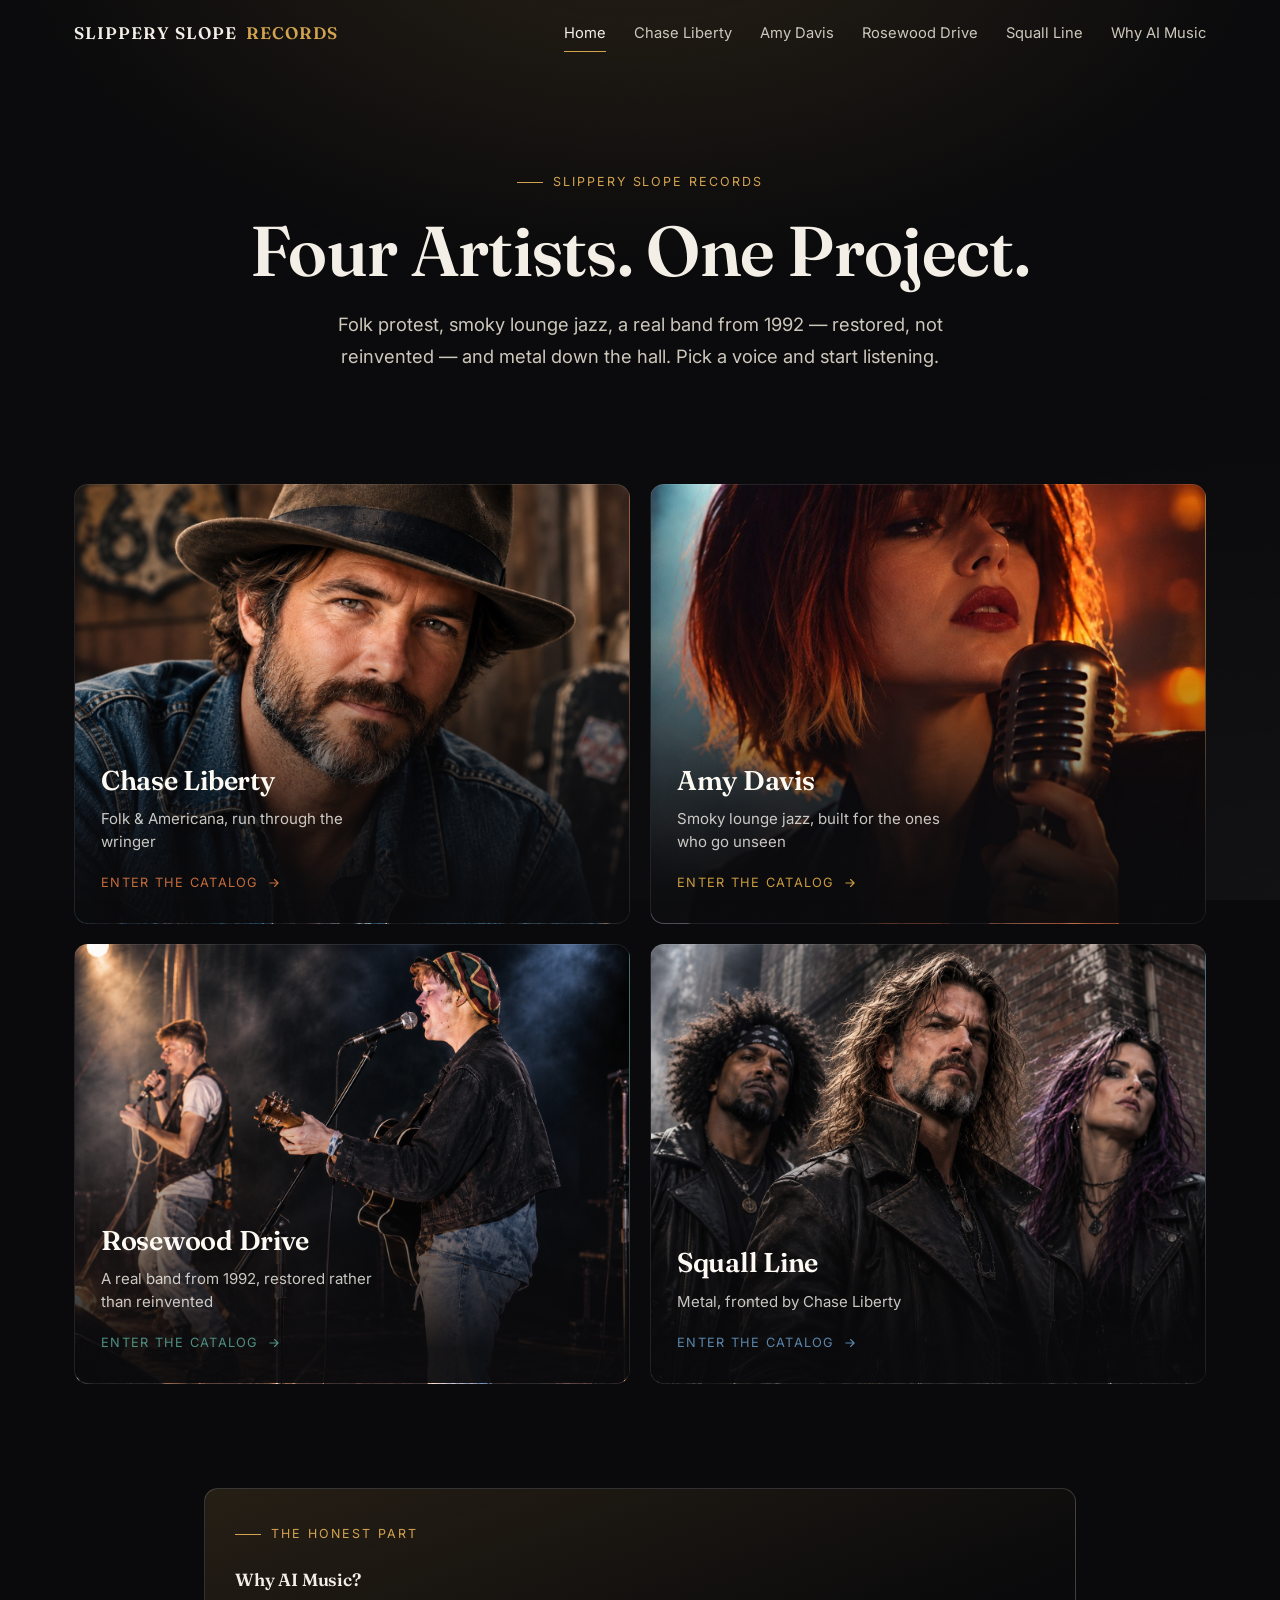
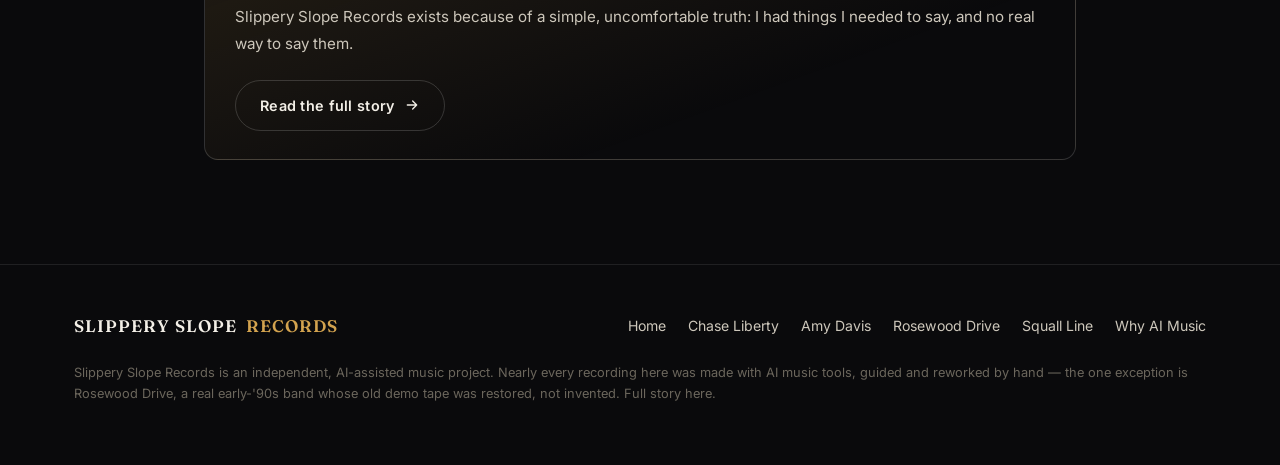
<file: index.html>
<!doctype html>
<html lang="en">
<head>
<meta charset="utf-8">
<meta name="viewport" content="width=device-width, initial-scale=1">
<title>Slippery Slope Records</title>
<meta name="description" content="Slippery Slope Records — an independent, AI-assisted music label. Home to Chase Liberty, Amy Davis, Rosewood Drive, and Squall Line.">
<link rel="icon" href="data:,">
<link rel="preconnect" href="https://fonts.googleapis.com">
<link rel="preconnect" href="https://fonts.gstatic.com" crossorigin>
<link href="https://fonts.googleapis.com/css2?family=Fraunces:ital,wght@0,400;0,500;0,600;0,700;1,500&family=Inter:wght@400;500;600;700&family=IBM+Plex+Mono:wght@400;500&display=swap" rel="stylesheet">
<link rel="stylesheet" href="assets/css/style.css">
</head>
<body>
<a class="skip-link" href="#main">Skip to content</a>
<header class="site-header">
  <div class="container container--wide">
    <a href="index.html" class="wordmark">Slippery Slope <span class="dot">Records</span></a>
    <nav class="nav-links">
      <a href="index.html" data-page="index.html" class="active">Home</a>
      <a href="chase-liberty.html" data-page="chase-liberty.html">Chase Liberty</a>
      <a href="amy-davis.html" data-page="amy-davis.html">Amy Davis</a>
      <a href="rosewood-drive.html" data-page="rosewood-drive.html">Rosewood Drive</a>
      <a href="squall-line.html" data-page="squall-line.html">Squall Line</a>
      <a href="why-ai-music.html" data-page="why-ai-music.html">Why AI Music</a>
    </nav>
    <button class="nav-toggle" aria-label="Toggle menu" aria-expanded="false"><span></span></button>
  </div>
  <div class="nav-scrim"></div>
</header>
<main id="main">
  <section class="hero hero--center">
    <div class="container">
      <div class="kicker reveal">Slippery Slope Records</div>
      <h1 class="reveal">Four Artists. One Project.</h1>
      <p class="lede reveal">Folk protest, smoky lounge jazz, a real band from 1992 — restored, not reinvented — and metal down the hall. Pick a voice and start listening.</p>
    </div>
  </section>

  <section class="section section--tight">
    <div class="container container--wide">
      <div class="artist-hero-grid">
        <a class="artist-hero-card reveal" data-c="chase" href="chase-liberty.html" aria-label="Chase Liberty — Folk & Americana, run through the wringer" style="--hero-img:url(/assets/img/chase-liberty-hero.jpg)">
          
          <div class="artist-hero-content">
            <h3>Chase Liberty</h3>
            <p>Folk & Americana, run through the wringer</p>
            <span class="go">Enter the catalog <svg viewBox="0 0 24 24" fill="none" xmlns="http://www.w3.org/2000/svg"><path d="M5 12H19M19 12L13 6M19 12L13 18" stroke="currentColor" stroke-width="2" stroke-linecap="round" stroke-linejoin="round"/></svg></span>
          </div>
        </a>
        <a class="artist-hero-card reveal" data-c="amy" href="amy-davis.html" aria-label="Amy Davis — Smoky lounge jazz, built for the ones who go unseen" style="--hero-img:url(/assets/img/amy-davis-mic.jpg)">
          
          <div class="artist-hero-content">
            <h3>Amy Davis</h3>
            <p>Smoky lounge jazz, built for the ones who go unseen</p>
            <span class="go">Enter the catalog <svg viewBox="0 0 24 24" fill="none" xmlns="http://www.w3.org/2000/svg"><path d="M5 12H19M19 12L13 6M19 12L13 18" stroke="currentColor" stroke-width="2" stroke-linecap="round" stroke-linejoin="round"/></svg></span>
          </div>
        </a>
        <a class="artist-hero-card reveal" data-c="rosewood" href="rosewood-drive.html" aria-label="Rosewood Drive — A real band from 1992, restored rather than reinvented" style="--hero-img:url(/assets/img/rosewood-drive-hero.png)">

          <div class="artist-hero-content">
            <h3>Rosewood Drive</h3>
            <p>A real band from 1992, restored rather than reinvented</p>
            <span class="go">Enter the catalog <svg viewBox="0 0 24 24" fill="none" xmlns="http://www.w3.org/2000/svg"><path d="M5 12H19M19 12L13 6M19 12L13 18" stroke="currentColor" stroke-width="2" stroke-linecap="round" stroke-linejoin="round"/></svg></span>
          </div>
        </a>
        <a class="artist-hero-card reveal" data-c="squall" href="squall-line.html" aria-label="Squall Line — Metal, fronted by Chase Liberty" style="--hero-img:url(/assets/img/squall-line-hero.jpg)">

          <div class="artist-hero-content">
            <h3>Squall Line</h3>
            <p>Metal, fronted by Chase Liberty</p>
            <span class="go">Enter the catalog <svg viewBox="0 0 24 24" fill="none" xmlns="http://www.w3.org/2000/svg"><path d="M5 12H19M19 12L13 6M19 12L13 18" stroke="currentColor" stroke-width="2" stroke-linecap="round" stroke-linejoin="round"/></svg></span>
          </div>
        </a>
      </div>
    </div>
  </section>

  <section class="section">
    <div class="container">
      <div class="callout reveal">
        <div class="kicker">The Honest Part</div>
        <h3>Why AI Music?</h3>
        <p>Slippery Slope Records exists because of a simple, uncomfortable truth: I had things I needed to say, and no real way to say them.</p>
        <div class="hero-meta" style="margin-top:22px;">
          <a class="btn btn-ghost" href="why-ai-music.html">Read the full story <svg viewBox="0 0 24 24" fill="none" xmlns="http://www.w3.org/2000/svg"><path d="M5 12H19M19 12L13 6M19 12L13 18" stroke="currentColor" stroke-width="2" stroke-linecap="round" stroke-linejoin="round"/></svg></a>
        </div>
      </div>
    </div>
  </section>
</main>
<footer class="site-footer">
  <div class="container container--wide">
    <div class="footer-grid">
      <a href="index.html" class="wordmark">Slippery Slope <span class="dot">Records</span></a>
      <nav class="footer-nav">
        <a href="index.html">Home</a>
        <a href="chase-liberty.html">Chase Liberty</a>
        <a href="amy-davis.html">Amy Davis</a>
        <a href="rosewood-drive.html">Rosewood Drive</a>
        <a href="squall-line.html">Squall Line</a>
        <a href="why-ai-music.html">Why AI Music</a>
      </nav>
    </div>
    <p class="footer-fine">Slippery Slope Records is an independent, AI-assisted music project. Nearly every recording here was made with AI music tools, guided and reworked by hand — the one exception is Rosewood Drive, a real early-'90s band whose old demo tape was restored, not invented. <a href="why-ai-music.html">Full story here</a>.</p>
  </div>
</footer>
<button class="to-top" aria-label="Back to top"><svg viewBox="0 0 24 24" fill="none" xmlns="http://www.w3.org/2000/svg"><path d="M12 19V5M12 5L6 11M12 5L18 11" stroke="currentColor" stroke-width="2" stroke-linecap="round" stroke-linejoin="round"/></svg></button>
<script src="assets/js/main.js"></script>
</body>
</html>
</file>
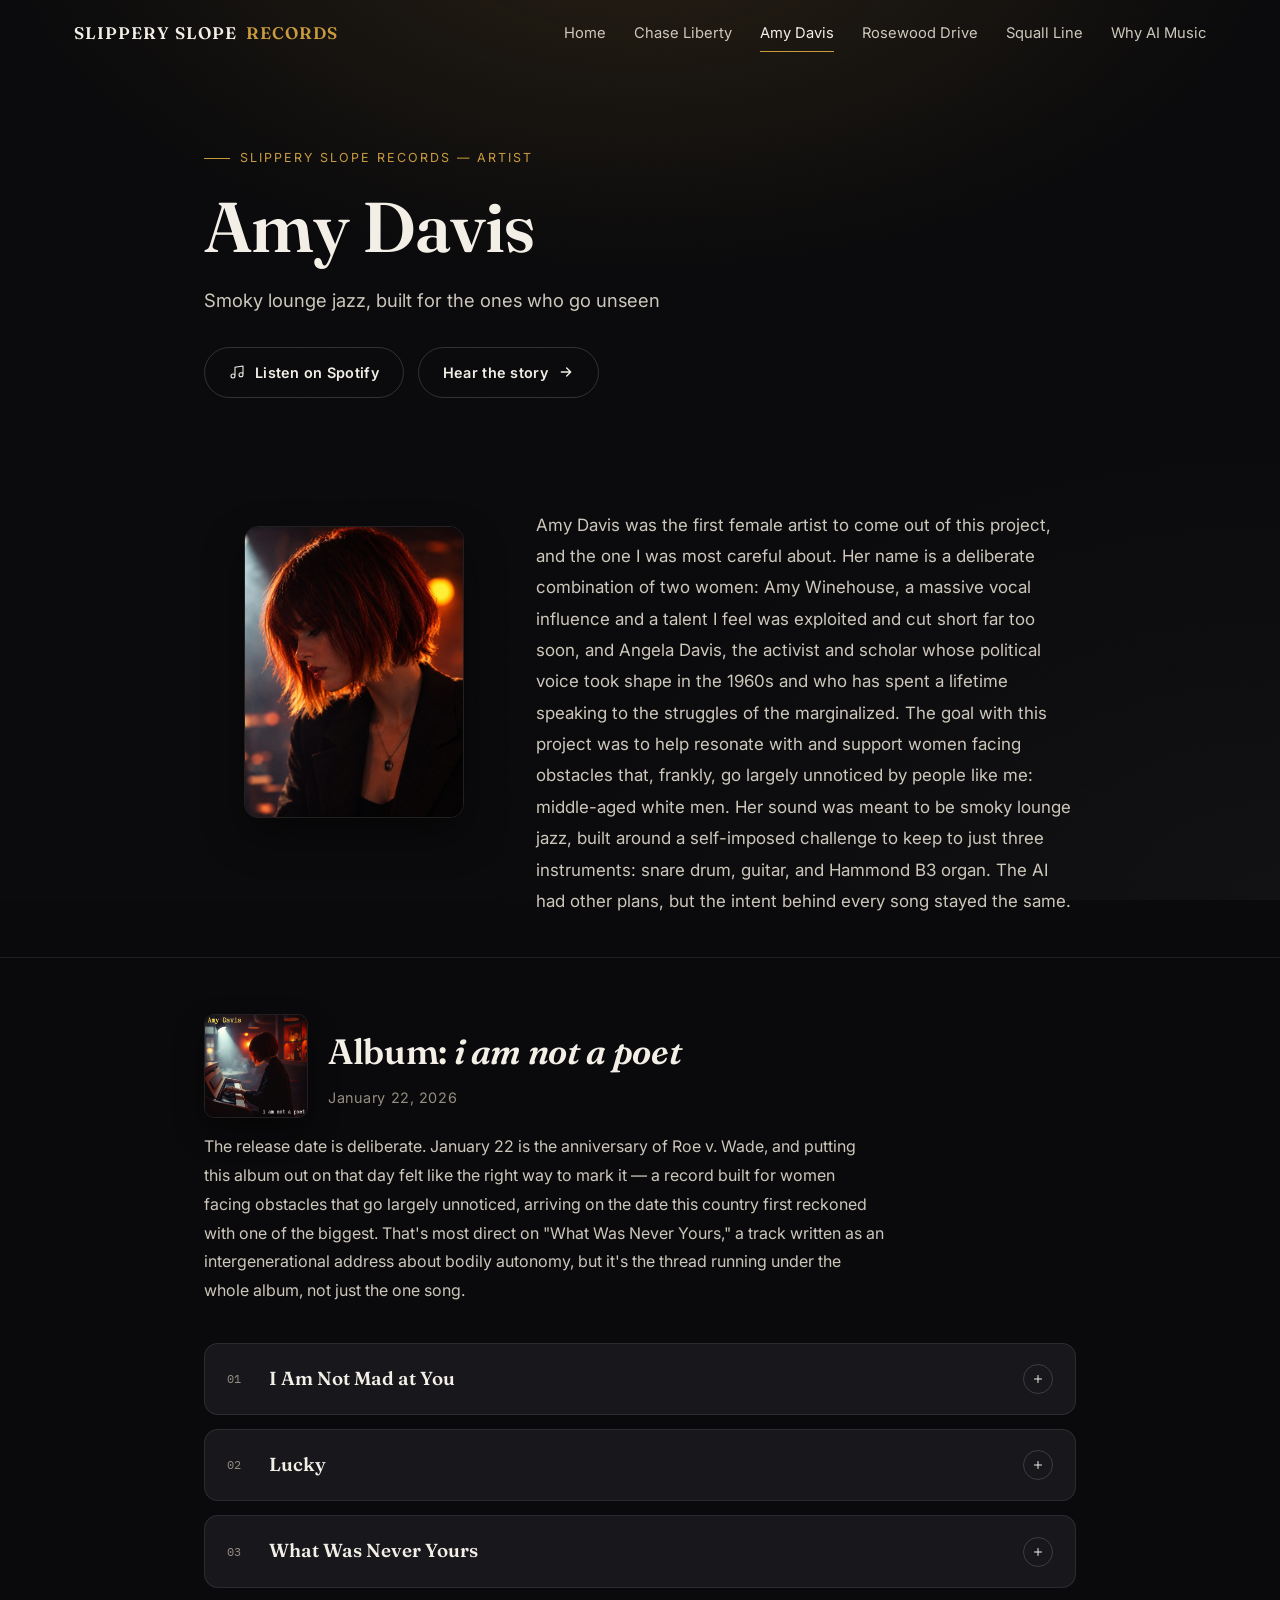
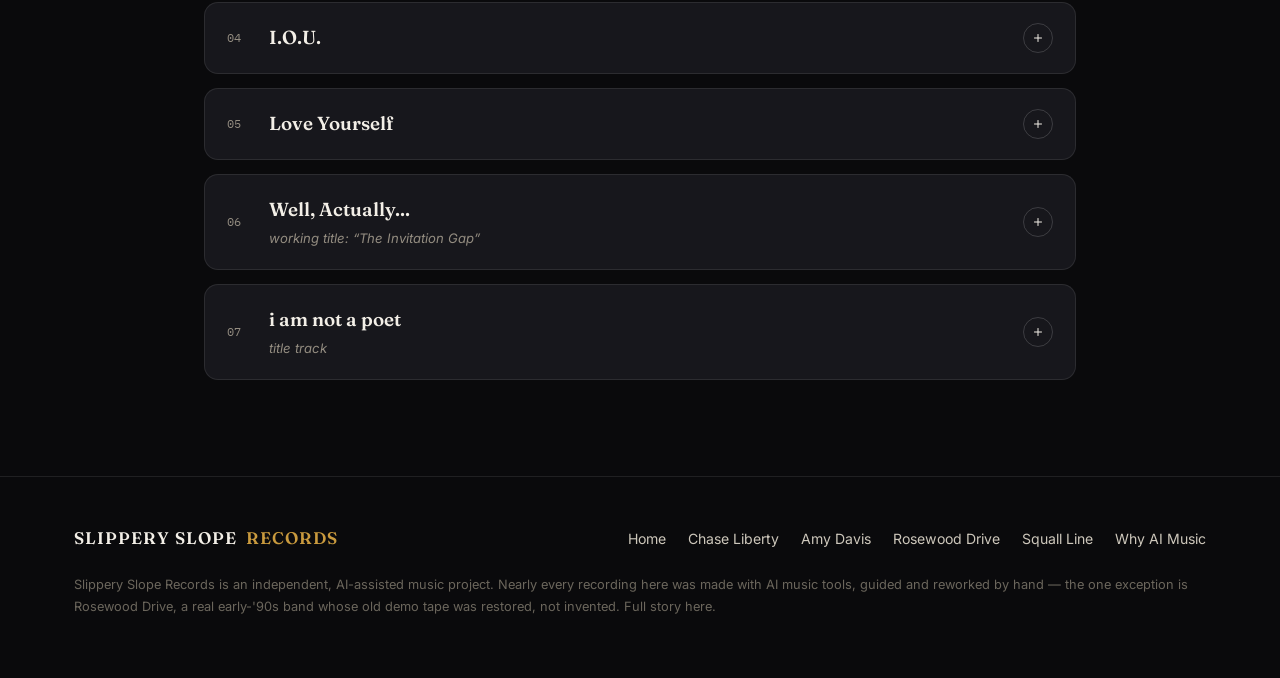
<file: amy-davis.html>
<!doctype html>
<html lang="en">
<head>
<meta charset="utf-8">
<meta name="viewport" content="width=device-width, initial-scale=1">
<title>Amy Davis — Slippery Slope Records</title>
<meta name="description" content="Amy Davis: Smoky lounge jazz, built for the ones who go unseen. An artist on Slippery Slope Records.">
<link rel="icon" href="data:,">
<link rel="preconnect" href="https://fonts.googleapis.com">
<link rel="preconnect" href="https://fonts.gstatic.com" crossorigin>
<link href="https://fonts.googleapis.com/css2?family=Fraunces:ital,wght@0,400;0,500;0,600;0,700;1,500&family=Inter:wght@400;500;600;700&family=IBM+Plex+Mono:wght@400;500&display=swap" rel="stylesheet">
<link rel="stylesheet" href="assets/css/style.css">
</head>
<body data-artist="amy">
<a class="skip-link" href="#main">Skip to content</a>
<header class="site-header">
  <div class="container container--wide">
    <a href="index.html" class="wordmark">Slippery Slope <span class="dot">Records</span></a>
    <nav class="nav-links">
      <a href="index.html" data-page="index.html">Home</a>
      <a href="chase-liberty.html" data-page="chase-liberty.html">Chase Liberty</a>
      <a href="amy-davis.html" data-page="amy-davis.html" class="active">Amy Davis</a>
      <a href="rosewood-drive.html" data-page="rosewood-drive.html">Rosewood Drive</a>
      <a href="squall-line.html" data-page="squall-line.html">Squall Line</a>
      <a href="why-ai-music.html" data-page="why-ai-music.html">Why AI Music</a>
    </nav>
    <button class="nav-toggle" aria-label="Toggle menu" aria-expanded="false"><span></span></button>
  </div>
  <div class="nav-scrim"></div>
</header>
<main id="main">
  <section class="hero hero--artist">
    <div class="container">
      <div class="kicker reveal">Slippery Slope Records — Artist</div>
      <h1 class="reveal">Amy Davis</h1>
      <p class="lede reveal">Smoky lounge jazz, built for the ones who go unseen</p>
      <div class="hero-meta reveal">
        <a class="btn btn-ghost" href="https://open.spotify.com/artist/2grG29lux7l3XLEa3jIdUd" target="_blank" rel="noopener"><svg viewBox="0 0 24 24" fill="none" xmlns="http://www.w3.org/2000/svg"><path d="M9 18V5l12-2v13M9 18a3 3 0 1 1-6 0 3 3 0 0 1 6 0Zm12-2a3 3 0 1 1-6 0 3 3 0 0 1 6 0Z" stroke="currentColor" stroke-width="1.6" stroke-linecap="round" stroke-linejoin="round"/></svg>Listen on Spotify</a>
        <a class="btn btn-ghost" href="#i-am-not-a-poet">Hear the story <svg viewBox="0 0 24 24" fill="none" xmlns="http://www.w3.org/2000/svg"><path d="M5 12H19M19 12L13 6M19 12L13 18" stroke="currentColor" stroke-width="2" stroke-linecap="round" stroke-linejoin="round"/></svg></a>
      </div>
    </div>
  </section>

  <section class="section section--tight">
    <div class="container">
      <div class="bio-block reveal">
        <figure class="bio-photo reveal">
          <img src="assets/img/amy-davis-profile.jpg" alt="Amy Davis, backlit in red and blue stage light" loading="lazy">
        </figure>
        <div class="prose">
          <p>Amy Davis was the first female artist to come out of this project, and the one I was most careful about. Her name is a deliberate combination of two women: Amy Winehouse, a massive vocal influence and a talent I feel was exploited and cut short far too soon, and Angela Davis, the activist and scholar whose political voice took shape in the 1960s and who has spent a lifetime speaking to the struggles of the marginalized. The goal with this project was to help resonate with and support women facing obstacles that, frankly, go largely unnoticed by people like me: middle-aged white men. Her sound was meant to be smoky lounge jazz, built around a self-imposed challenge to keep to just three instruments: snare drum, guitar, and Hammond B3 organ. The AI had other plans, but the intent behind every song stayed the same.</p>
        </div>
      </div>
      
    </div>
  </section>

  <section class="album" id="i-am-not-a-poet">
    <div class="container">
      <div class="album-head reveal">
        <div class="album-cover">
          <img src="assets/img/amy-davis-i-am-not-a-poet-cover.jpg" alt="Cover art for i am not a poet" loading="lazy">
        </div>
        <div class="album-head-text">
          <h2>Album: <em>i am not a poet</em></h2>
          <span class="album-date">January 22, 2026</span>
        </div>
      </div>
      <div class="album-intro reveal">
        <p>The release date is deliberate. January 22 is the anniversary of Roe v. Wade, and putting this album out on that day felt like the right way to mark it — a record built for women facing obstacles that go largely unnoticed, arriving on the date this country first reckoned with one of the biggest. That's most direct on "What Was Never Yours," a track written as an intergenerational address about bodily autonomy, but it's the thread running under the whole album, not just the one song.</p>
      </div>
      <div class="tracklist">
      <article class="track reveal" data-open="false">
        <button class="track-head" aria-expanded="false">
          <span class="track-num">01</span>
          <span class="track-title-wrap">
            <span class="track-title">I Am Not Mad at You</span>
            
          </span>
          <span class="track-toggle-icon"><svg viewBox="0 0 24 24" fill="none" xmlns="http://www.w3.org/2000/svg"><path d="M12 5V19M5 12H19" stroke="currentColor" stroke-width="2" stroke-linecap="round"/></svg></span>
        </button>
        <div class="track-body">
          <div class="track-body-inner">
            <div class="track-tabs">
              <div class="track-tabs-group"><button class="track-tab is-active" data-panel="story">The Story</button><button class="track-tab" data-panel="lyrics">Lyrics</button></div>
              <a class="track-spotify" href="https://open.spotify.com/track/30zm5KzWiQAcX1LJsdNB6U" target="_blank" rel="noopener"><svg viewBox="0 0 24 24" fill="none" xmlns="http://www.w3.org/2000/svg"><path d="M9 18V5l12-2v13M9 18a3 3 0 1 1-6 0 3 3 0 0 1 6 0Zm12-2a3 3 0 1 1-6 0 3 3 0 0 1 6 0Z" stroke="currentColor" stroke-width="1.6" stroke-linecap="round" stroke-linejoin="round"/></svg><span class="label">Spotify</span></a>
            </div>
            <div class="track-panels">
              <div class="track-panel is-active" data-panel="story">
            <div class="track-story"><p><em>This song is written for Renée Nicole Good.</em></p><p>On January 7, 2026, Renée, a 37-year-old writer, poet, and mother of three from Colorado Springs living in Minneapolis, was fatally shot by an ICE agent during an immigration enforcement stop in the city's Central neighborhood. Multiple independent video analyses, including from the <em>New York Times</em> and <em>Washington Post</em>, contradicted the official account of the shooting. Her death sparked nationwide protests and renewed scrutiny of immigration enforcement tactics.</p>
<p>This song isn't really a political statement, even though it comes out of a deeply political moment. What stayed with me, reading about her afterward, was that by every account her instinct wasn't rage. It was grace. That's what this song is actually about: a tribute to a woman who spoke up for people who often go unseen, written by someone who never met her but couldn't stop thinking about her, or stop thinking about how much better a response she gave the world than the one it gave her.</p></div>
            
          </div>
          <div class="track-panel" data-panel="lyrics"><div class="lyrics">Dear Renée
I never got to know you
But I read about the words you wrote
You gave your voice to strangers
The ones we never see
Until you spoke

You drove north to start again
Your boy drawing on the glass
The art that children make
Before they learn what lasts
Dear Renée

With your whole world in that car
And nothing in your hands
You spoke the only language
That fear won't understand
You said "I am not mad at you"

You believed that we're here
To keep each other whole
They brought their fear and guns
But couldn't touch your soul
Dear Renée

Your babies heard you say
That grace is how we fight
You left your voice inside them
It carries through the night
You said "I am not mad at you"

You wrote with words like knives
For lives nobody saw
And in your final breath
You gave us something more
Dear Renée

The ones you spoke for
Now speak for you
The ones who know your name
Know what to do
We'll say "I am not mad at you"
I am not mad at you
I am not mad at you
Dear Renée

Dear Renée
I am not mad at you
Dear Renée..</div></div>
            </div>
          </div>
        </div>
      </article>
      <article class="track reveal" data-open="false">
        <button class="track-head" aria-expanded="false">
          <span class="track-num">02</span>
          <span class="track-title-wrap">
            <span class="track-title">Lucky</span>
            
          </span>
          <span class="track-toggle-icon"><svg viewBox="0 0 24 24" fill="none" xmlns="http://www.w3.org/2000/svg"><path d="M12 5V19M5 12H19" stroke="currentColor" stroke-width="2" stroke-linecap="round"/></svg></span>
        </button>
        <div class="track-body">
          <div class="track-body-inner">
            <div class="track-tabs">
              <div class="track-tabs-group"><button class="track-tab is-active" data-panel="story">The Story</button><button class="track-tab" data-panel="lyrics">Lyrics</button></div>
              <a class="track-spotify" href="https://open.spotify.com/track/5FZMl6uHv4umZFpkGqmoBU" target="_blank" rel="noopener"><svg viewBox="0 0 24 24" fill="none" xmlns="http://www.w3.org/2000/svg"><path d="M9 18V5l12-2v13M9 18a3 3 0 1 1-6 0 3 3 0 0 1 6 0Zm12-2a3 3 0 1 1-6 0 3 3 0 0 1 6 0Z" stroke="currentColor" stroke-width="1.6" stroke-linecap="round" stroke-linejoin="round"/></svg><span class="label">Spotify</span></a>
            </div>
            <div class="track-panels">
              <div class="track-panel is-active" data-panel="story">
            <div class="track-story"><p>This is a direct homage to Amy Winehouse, not an imitation of her, but an imagining: if she had one more song to write, from wherever clarity finally reaches you, what would matter most? Her own words are on record that she felt she was put here to be a wife and a mother, that she wanted two or three children, and reporting at the time of her death said she'd been in the process of trying to adopt a girl from St. Lucia. What struck me most, reading into her story, was that the tragedy was never recklessness or not knowing. She'd gotten clean from heroin and crack, she was counting her sober days, people close to her said she was close to making it through. The machine had already closed the doors before she understood the cost of walking through them.</p>
<p>The song is written as Amy speaking directly to that daughter she never had, a presence she'd already named, in her own mind, Lucky. Not advice to her younger self, and not regret spiraling. Something closer to clear-eyed longing, a woman finally sober in a way she never got to be while she was alive, reaching toward someone who was always waiting on the other side of a door she signed away before she knew it was closing. “They put a pen in my hand before I knew what doors would close” is where the industry itself lives in the song: contracts, cameras, ink, named plainly, without needing to explain further. There's no resolution at the end, on purpose. Life and death don't offer one. Neither does Lucky.</p></div>
            
          </div>
          <div class="track-panel" data-panel="lyrics"><div class="lyrics">I can't see your face
But I feel you somewhere
On a road I never walked
Would you hum before you spoke?
Would you have my stubborn streak?

There's a park, an afternoon
Playing hide and seek

I would have called you Lucky
And you would have been
On a quieter road
Waiting to begin

Saturday morning
Your hair in my hands
Your small voice under mine
No cameras
Just the radio on
And all this time

There's a kitchen, candle flame
Singing songs without my name

[repeat chorus]

They put a pen in my hand
Before I knew what doors would close
You were waiting
On the other side
And I didn't know

[repeat chorus]</div></div>
            </div>
          </div>
        </div>
      </article>
      <article class="track reveal" data-open="false">
        <button class="track-head" aria-expanded="false">
          <span class="track-num">03</span>
          <span class="track-title-wrap">
            <span class="track-title">What Was Never Yours</span>
            
          </span>
          <span class="track-toggle-icon"><svg viewBox="0 0 24 24" fill="none" xmlns="http://www.w3.org/2000/svg"><path d="M12 5V19M5 12H19" stroke="currentColor" stroke-width="2" stroke-linecap="round"/></svg></span>
        </button>
        <div class="track-body">
          <div class="track-body-inner">
            <div class="track-tabs">
              <div class="track-tabs-group"><button class="track-tab is-active" data-panel="story">The Story</button><button class="track-tab" data-panel="lyrics">Lyrics</button></div>
              <a class="track-spotify" href="https://open.spotify.com/track/3ndDM6vlcUKBGAekKDnKR5" target="_blank" rel="noopener"><svg viewBox="0 0 24 24" fill="none" xmlns="http://www.w3.org/2000/svg"><path d="M9 18V5l12-2v13M9 18a3 3 0 1 1-6 0 3 3 0 0 1 6 0Zm12-2a3 3 0 1 1-6 0 3 3 0 0 1 6 0Z" stroke="currentColor" stroke-width="1.6" stroke-linecap="round" stroke-linejoin="round"/></svg><span class="label">Spotify</span></a>
            </div>
            <div class="track-panels">
              <div class="track-panel is-active" data-panel="story">
            <div class="track-story"><p>A direct song about bodily autonomy and reproductive rights, written as an intergenerational address: mothers, daughters, and grandmothers all carrying the same fight forward, generation after generation, whether or not the law agrees it's theirs to carry.</p>
<p>“What was never yours won't cross this line, what was never yours was always mine” is written as a refusal, aimed at anyone (a legislature, a court, a man) who thinks a woman's body is a subject open for debate.</p></div>
            
          </div>
          <div class="track-panel" data-panel="lyrics"><div class="lyrics">January carved a promise in the law,
Ink that said these hands were finally ours.
Daughters walking where their mothers bled,
Carrying the words their grandmothers said.

You can hold your gavels, stake your claim,
Take our choice to hide your shame—
But we won't play your losing game.

My body was never your debate,
Never your dominion, never your estate.
You can lock the doors, legalize the hate—
What was never yours won't cross this line.
What was never yours was always mine.

Little girls are watching what we do,
Learning if their bodies belong to them or you.
Every mother holds a daughter's hand,
Whispers: you were born to make your stand.

You can build your fences, draw your lines,
Wrap your fear in righteous signs—
But there's a fire you can't confine…

[repeat chorus]

To every daughter told to sit and wait,
To every woman boxed inside their fate—
Your hands are free, your voice is strong,
Your body knows where it belongs—
And to the men who've had it wrong:
Keep your hands off. Move along.

[repeat chorus]

…always mine.</div></div>
            </div>
          </div>
        </div>
      </article>
      <article class="track reveal" data-open="false">
        <button class="track-head" aria-expanded="false">
          <span class="track-num">04</span>
          <span class="track-title-wrap">
            <span class="track-title">I.O.U.</span>
            
          </span>
          <span class="track-toggle-icon"><svg viewBox="0 0 24 24" fill="none" xmlns="http://www.w3.org/2000/svg"><path d="M12 5V19M5 12H19" stroke="currentColor" stroke-width="2" stroke-linecap="round"/></svg></span>
        </button>
        <div class="track-body">
          <div class="track-body-inner">
            <div class="track-tabs">
              <div class="track-tabs-group"><button class="track-tab is-active" data-panel="story">The Story</button><button class="track-tab" data-panel="lyrics">Lyrics</button></div>
              <a class="track-spotify" href="https://open.spotify.com/track/7sYDCzyRqoSsTEQZhLdu2i" target="_blank" rel="noopener"><svg viewBox="0 0 24 24" fill="none" xmlns="http://www.w3.org/2000/svg"><path d="M9 18V5l12-2v13M9 18a3 3 0 1 1-6 0 3 3 0 0 1 6 0Zm12-2a3 3 0 1 1-6 0 3 3 0 0 1 6 0Z" stroke="currentColor" stroke-width="1.6" stroke-linecap="round" stroke-linejoin="round"/></svg><span class="label">Spotify</span></a>
            </div>
            <div class="track-panels">
              <div class="track-panel is-active" data-panel="story">
            <div class="track-story"><p>The seed of this one was a single sentence someone said to me: “I want to be so blessed that I can be a blessing to others.” Strip that down to its plain, non-religious core and you've got the whole song: ambition as a form of love, not greed. The narrator's entire drive toward “making it” is really a drive to repay and uplift the people who carried her when she had nothing. She keeps a running mental ledger of it: borrowed sugar, a ride to work, a “don't worry about it, love.” “This greed ain't greed, it's group therapy, where the only cure is spreading out the profit” is the line where the whole reframe lands. I wanted her hopeful and hungry, not wounded. This isn't another lament, it's a woman driven by how much she wants to give back once she's able to.</p>
<p>Amy Davis's sound is built around a real constraint: just Hammond B3 organ, twelve-string guitar, and a single snare, nowhere to hide behind a bigger arrangement. This song leans into that fully: dive-bar intimacy that swells and recedes rather than climbs in a straight line, with the quietest moment (a half-spoken confession over one sustained organ drone) carrying more weight than the loudest. It's the most purely soul-jazz track on the record, built to feel like a late-night, after-hours room rather than anything churchy. Every ounce of gospel instinct was deliberately kept out of it, so what's left is just the voice and the debt she's trying to pay down.</p></div>
            
          </div>
          <div class="track-panel" data-panel="lyrics"><div class="lyrics">Got a habit of keeping score in reverse,
Every blessing I catch feels borrowed first.
These empty hands shake with ambition,
Building castles from eviction notes and wishin'.

My grandmother's rings sit in the pawn shop window,
But I walk past them daily, let that hunger grow.
'Cause I'm saving up for something I can't name yet,
Like freedom with a forwarding address.

They say I'm selfish, chasing paper dreams,
But they don't see the faces in my schemes.

When my ship comes in, I'm buying back the neighborhood,
Every IOU I've written in my blood.
Stack it high enough to be the ladder,
For everyone who made my thin days fatter.

My therapist says I got survivor's guilt backward,
Feeling bad for things I ain't survived yet.
But every lottery ticket's someone's mama's medicine,
Every long shot's somebody's evidence.

Call me foolish, chasing vapor trails,
But empty pockets don't write fairy tales.

[repeat chorus]

I keep a mental ledger of borrowed sugar,
Rides to work when the engine gave up.
Every "pay me back whenever,"
Every "don't worry about it, love."

The interest alone could break me,
If I let myself do the math.

So I chase success like it owes me an apology,
Like it's got my people's names in its pocket.
This greed ain't greed, it's group therapy,
Where the only cure is spreading out the profit.

Judge me if you want for wanting more,
But hunger's just love with its hands out.

[repeat chorus]

These empty hands...
They're just making room
For what I'm gonna carry back.</div></div>
            </div>
          </div>
        </div>
      </article>
      <article class="track reveal" data-open="false">
        <button class="track-head" aria-expanded="false">
          <span class="track-num">05</span>
          <span class="track-title-wrap">
            <span class="track-title">Love Yourself</span>
            
          </span>
          <span class="track-toggle-icon"><svg viewBox="0 0 24 24" fill="none" xmlns="http://www.w3.org/2000/svg"><path d="M12 5V19M5 12H19" stroke="currentColor" stroke-width="2" stroke-linecap="round"/></svg></span>
        </button>
        <div class="track-body">
          <div class="track-body-inner">
            <div class="track-tabs">
              <div class="track-tabs-group"><button class="track-tab is-active" data-panel="story">The Story</button><button class="track-tab" data-panel="lyrics">Lyrics</button></div>
              <a class="track-spotify" href="https://open.spotify.com/track/5nzhZViWS8ZYqWLxhuazJd" target="_blank" rel="noopener"><svg viewBox="0 0 24 24" fill="none" xmlns="http://www.w3.org/2000/svg"><path d="M9 18V5l12-2v13M9 18a3 3 0 1 1-6 0 3 3 0 0 1 6 0Zm12-2a3 3 0 1 1-6 0 3 3 0 0 1 6 0Z" stroke="currentColor" stroke-width="1.6" stroke-linecap="round" stroke-linejoin="round"/></svg><span class="label">Spotify</span></a>
            </div>
            <div class="track-panels">
              <div class="track-panel is-active" data-panel="story">
            <div class="track-story"><p>Women are so often coached, by media, by family, by culture, to look for the fault in themselves first. This song is meant as encouragement to flip that instinct: to find your own power and appreciate who you are, because making the world better starts with how you treat yourself. It's built as an homage to one of hip-hop's most iconic hustle anthems, taking the same urgency and turning it away from seizing an external opportunity and toward something more internal: self-worth as the thing you only get one shot at building.</p></div>
            
          </div>
          <div class="track-panel" data-panel="lyrics"><div class="note-card">Lyrics for this track are still under review before publishing.</div></div>
            </div>
          </div>
        </div>
      </article>
      <article class="track reveal" data-open="false">
        <button class="track-head" aria-expanded="false">
          <span class="track-num">06</span>
          <span class="track-title-wrap">
            <span class="track-title">Well, Actually...</span>
            <div class="track-subtitle">working title: “The Invitation Gap”</div>
          </span>
          <span class="track-toggle-icon"><svg viewBox="0 0 24 24" fill="none" xmlns="http://www.w3.org/2000/svg"><path d="M12 5V19M5 12H19" stroke="currentColor" stroke-width="2" stroke-linecap="round"/></svg></span>
        </button>
        <div class="track-body">
          <div class="track-body-inner">
            <div class="track-tabs">
              <div class="track-tabs-group"><button class="track-tab is-active" data-panel="story">The Story</button><button class="track-tab" data-panel="lyrics">Lyrics</button></div>
              <a class="track-spotify" href="https://open.spotify.com/track/1LnVdwVVsTN8flYSLOgzw2" target="_blank" rel="noopener"><svg viewBox="0 0 24 24" fill="none" xmlns="http://www.w3.org/2000/svg"><path d="M9 18V5l12-2v13M9 18a3 3 0 1 1-6 0 3 3 0 0 1 6 0Zm12-2a3 3 0 1 1-6 0 3 3 0 0 1 6 0Z" stroke="currentColor" stroke-width="1.6" stroke-linecap="round" stroke-linejoin="round"/></svg><span class="label">Spotify</span></a>
            </div>
            <div class="track-panels">
              <div class="track-panel is-active" data-panel="story">
            <div class="track-story"><p>The seed here was a LinkedIn post about women being left off conference speaker lineups, with the same excuse every time: “we didn't get any submissions from women.” The reality underneath it was that the men had been personally invited, while women were left to fight their way into a process dressed up as open and fair. I wanted to pull that beyond conferences specifically, into systemic exclusion in general, dressed up as an open door that was never actually open. The song speaks directly to the people doing the excluding, not about them, naming exactly what they did in every verse so there's nowhere for them to look away.</p>
<p>Nina Simone's “Mississippi Goddam” was the sonic compass: jazzy yet militant, sophisticated enough that you're nodding along before you register what's actually being said to you. The vocal isn't restrained, it's controlled: dangerously calm, occasionally letting a sharp emphasis through before returning to composure, holding righteous anger, exhausted clarity, and defiant self-worth all at once rather than picking just one. The hook, “well, actually... you never said my name,” borrows the exact tone of the condescension it's responding to and hands it back loaded. It appears three times across the song: first almost gently, as an observation, then as a flat indictment, and finally, alone with no instruments at all, as a verdict. The thesis line closes it out: “The distance wasn't mine to cross, the bridge was yours to build.” She didn't fail to reach. They failed to choose.</p></div>
            
          </div>
          <div class="track-panel" data-panel="lyrics"><div class="lyrics">You wrote the names down months ago
In ink that dried before I woke
A list of voices, a careful row
Of every man you've ever known

The invitations went by hand
To numbers saved in your phone
You shook their hands, you made your plans
Then wondered why I wasn't known

Well, actually
You never said my name

You built the room, you set the chairs
You counted heads and called it fair
Then built the stage without a care
For me to fight my way up there

Don't tell me that you left it wide
When the door just faced their side
Don't tell me that you meant to call
When you didn't know my name at all

You filled the room with your reflection
And swore the seats were fair
You only saw yourself repeated
Then asked why I wasn't there

Well, actually
You never said my name

You chose the names
You made the calls
You built the list inside your walls
And when the room was full of you
You asked why I never came through

The distance wasn't mine to cross
The bridge was yours to build

Well, actually
You never said my name</div></div>
            </div>
          </div>
        </div>
      </article>
      <article class="track reveal" data-open="false">
        <button class="track-head" aria-expanded="false">
          <span class="track-num">07</span>
          <span class="track-title-wrap">
            <span class="track-title">i am not a poet</span>
            <div class="track-subtitle">title track</div>
          </span>
          <span class="track-toggle-icon"><svg viewBox="0 0 24 24" fill="none" xmlns="http://www.w3.org/2000/svg"><path d="M12 5V19M5 12H19" stroke="currentColor" stroke-width="2" stroke-linecap="round"/></svg></span>
        </button>
        <div class="track-body">
          <div class="track-body-inner">
            <div class="track-tabs">
              <div class="track-tabs-group"><button class="track-tab is-active" data-panel="story">The Story</button><button class="track-tab" data-panel="lyrics">Lyrics</button></div>
              <a class="track-spotify" href="https://open.spotify.com/track/01DDSGqimNkROtvQFHeIWK" target="_blank" rel="noopener"><svg viewBox="0 0 24 24" fill="none" xmlns="http://www.w3.org/2000/svg"><path d="M9 18V5l12-2v13M9 18a3 3 0 1 1-6 0 3 3 0 0 1 6 0Zm12-2a3 3 0 1 1-6 0 3 3 0 0 1 6 0Z" stroke="currentColor" stroke-width="1.6" stroke-linecap="round" stroke-linejoin="round"/></svg><span class="label">Spotify</span></a>
            </div>
            <div class="track-panels">
              <div class="track-panel is-active" data-panel="story">
            <div class="track-story"><p>This one started with something real, found rather than invented: handwritten street art in downtown Portland, a short poem musing that some poems tell the truth without rhyming, while others rhyme in ways that aren't strictly true, just to catch the cadence of the universe. I don't know if it was original to whoever made that sign or something they'd borrowed, but it moved me, and it felt like the pulse of the city. If anyone recognizes it and knows who made it, I'd genuinely like to hear from them. I'd like the chance to return the favor of the inspiration.</p>
<p>The whole song lives inside the paradox on that sign: the person insisting “I am not a poet” is the one telling the truest thing in the room, and the title itself is the hook precisely because it's a denial the song quietly disproves every time it repeats. I wanted this one sung as a private confession overheard, not a statement performed. Kept in a smoky, unhurried jazz-lounge register the entire way through rather than building to any kind of gospel climax, deepening instead of erupting. Amy's voice here is someone thinking out loud in real time, a step or two ahead of most people and sharing what she's figured out in case it helps, not lecturing, just quiet generosity. It felt like the right note to close the album on: everything Amy Davis says across this record (about grief, about her body, about being left out, about a daughter she'll never meet) comes from the same place this song names directly. Not polish. Just the willingness to say the true thing out loud, however she'd describe herself.</p></div>
            <div class="track-photos"><figure class="track-photo">
          <img src="assets/img/i-am-not-a-poet-portland-sign.jpg" alt="The handwritten street sign in downtown Portland that inspired this song. If you know who made it, please get in touch — I'd like to properly credit and thank them." loading="lazy">
          <figcaption>The handwritten street sign in downtown Portland that inspired this song. If you know who made it, please get in touch — I'd like to properly credit and thank them.</figcaption>
        </figure></div>
          </div>
          <div class="track-panel" data-panel="lyrics"><div class="lyrics">I am not a poet,
just a woman with a pen at two fifteen,
watching streetlights paint the walls
with shadows that know more than me.
But I've learned that truth don't need
A degree in pretty words—
Sometimes it just needs
Someone brave enough to bleed.

I am not a poet,
But I know when something's real.
I am not a poet,
But I know the way things feel.
Some truths rhyme without trying,
Like heartbeats, like the rain—
I am not a poet,
I just know this kind of pain.

Found a notebook in the subway,
Filled with someone else's fears,
And I recognized my handwriting
Though I'd never been there, dear.
We all scribble the same prayers
On napkins, receipts, and skin—
Calling ourselves amateurs
While the universe breaks in.

[repeat chorus]

Maybe poets are just people
Who admit they're listening
To the cadence underneath it all—
That rhythm we're all missing.
I hear it in the dishwater,
In the sighs between the words,
In the silence after "sorry,"
In the songs that go unheard.

So I'll keep my denials,
Wear them like a cheap disguise,
While I translate what the moon says
To the puddles full of sky.
Not a poet, just a witness
To the verses that we live—
Not a poet, just a woman
With some truth she's got to give.

I am not a poet,
But I know when something's real.
I am not a poet,
But I carved these words from steel.
The universe keeps humming
Its rhythm through my veins—
I am not a poet,

Just someone who explains.</div></div>
            </div>
          </div>
        </div>
      </article>
      </div>
    </div>
  </section>
</main>
<footer class="site-footer">
  <div class="container container--wide">
    <div class="footer-grid">
      <a href="index.html" class="wordmark">Slippery Slope <span class="dot">Records</span></a>
      <nav class="footer-nav">
        <a href="index.html">Home</a>
        <a href="chase-liberty.html">Chase Liberty</a>
        <a href="amy-davis.html">Amy Davis</a>
        <a href="rosewood-drive.html">Rosewood Drive</a>
        <a href="squall-line.html">Squall Line</a>
        <a href="why-ai-music.html">Why AI Music</a>
      </nav>
    </div>
    <p class="footer-fine">Slippery Slope Records is an independent, AI-assisted music project. Nearly every recording here was made with AI music tools, guided and reworked by hand — the one exception is Rosewood Drive, a real early-'90s band whose old demo tape was restored, not invented. <a href="why-ai-music.html">Full story here</a>.</p>
  </div>
</footer>
<button class="to-top" aria-label="Back to top"><svg viewBox="0 0 24 24" fill="none" xmlns="http://www.w3.org/2000/svg"><path d="M12 19V5M12 5L6 11M12 5L18 11" stroke="currentColor" stroke-width="2" stroke-linecap="round" stroke-linejoin="round"/></svg></button>
<script src="assets/js/main.js"></script>
</body>
</html>
</file>
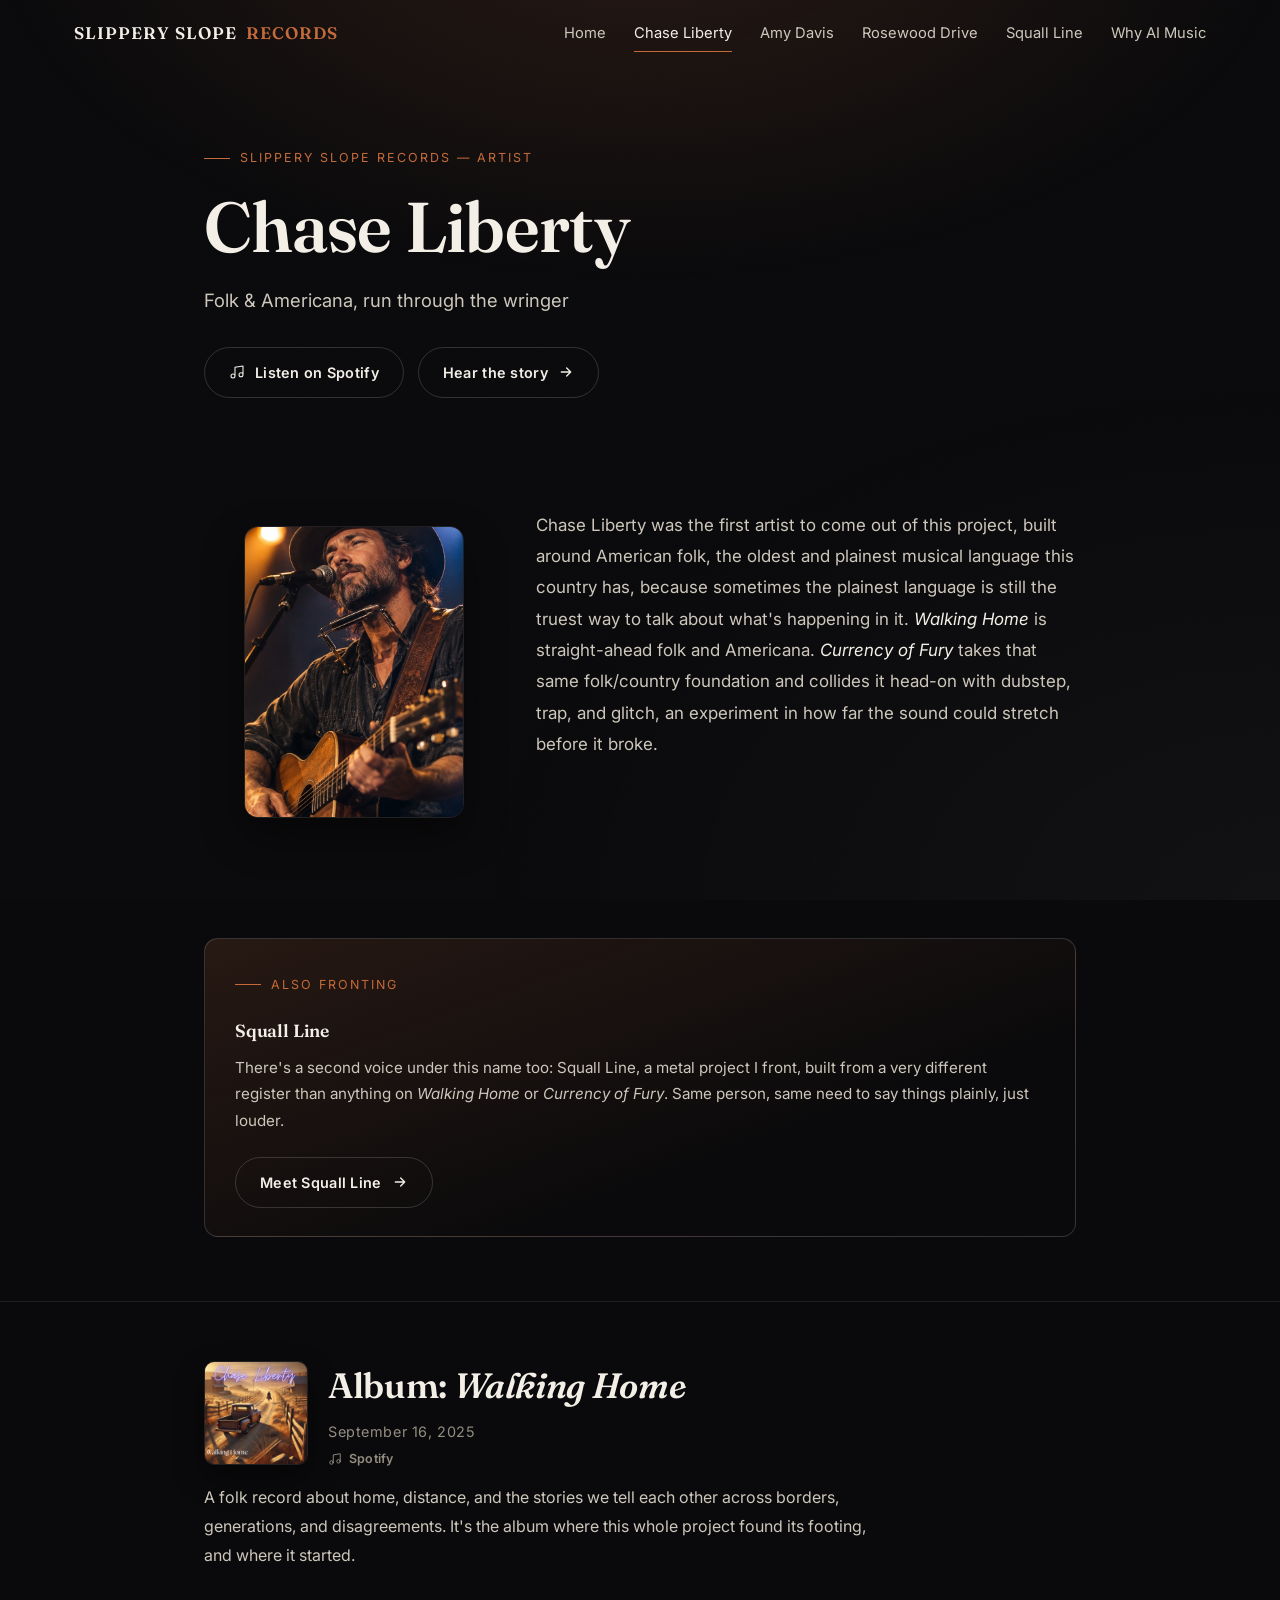
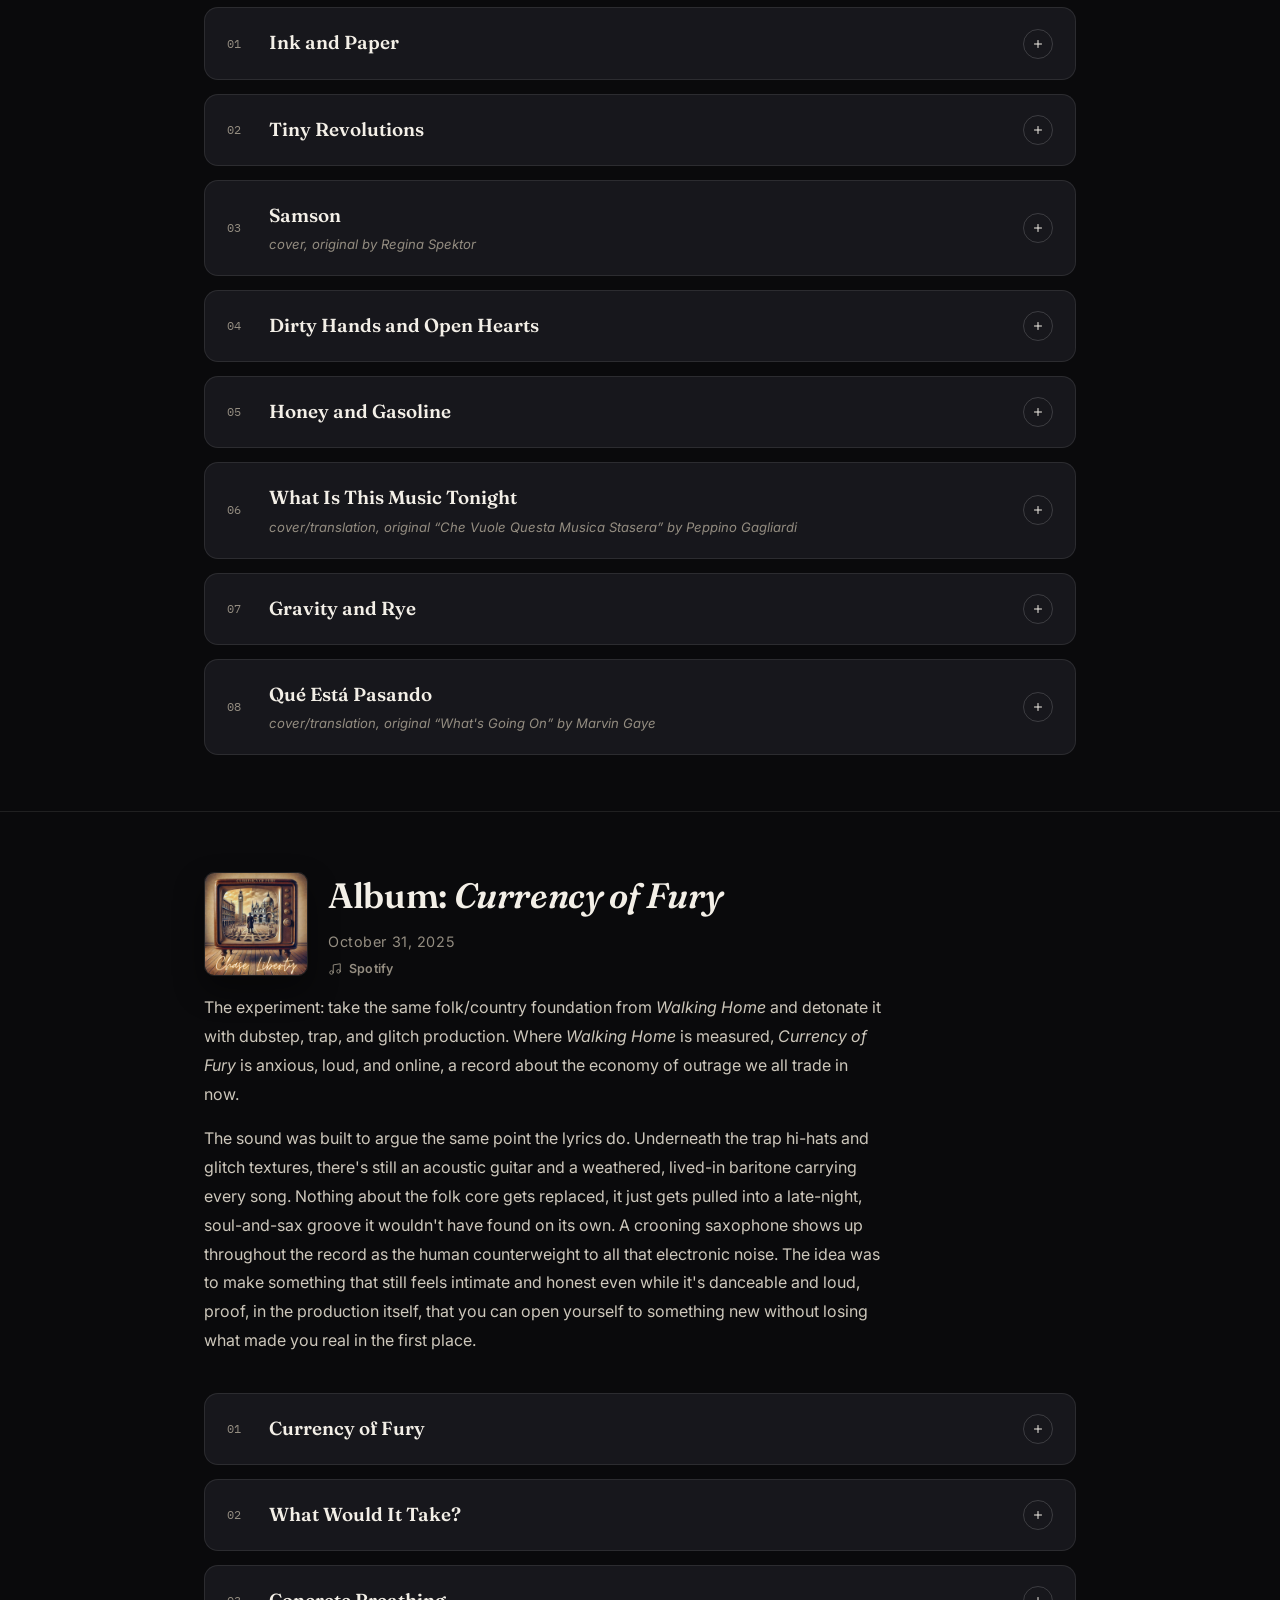
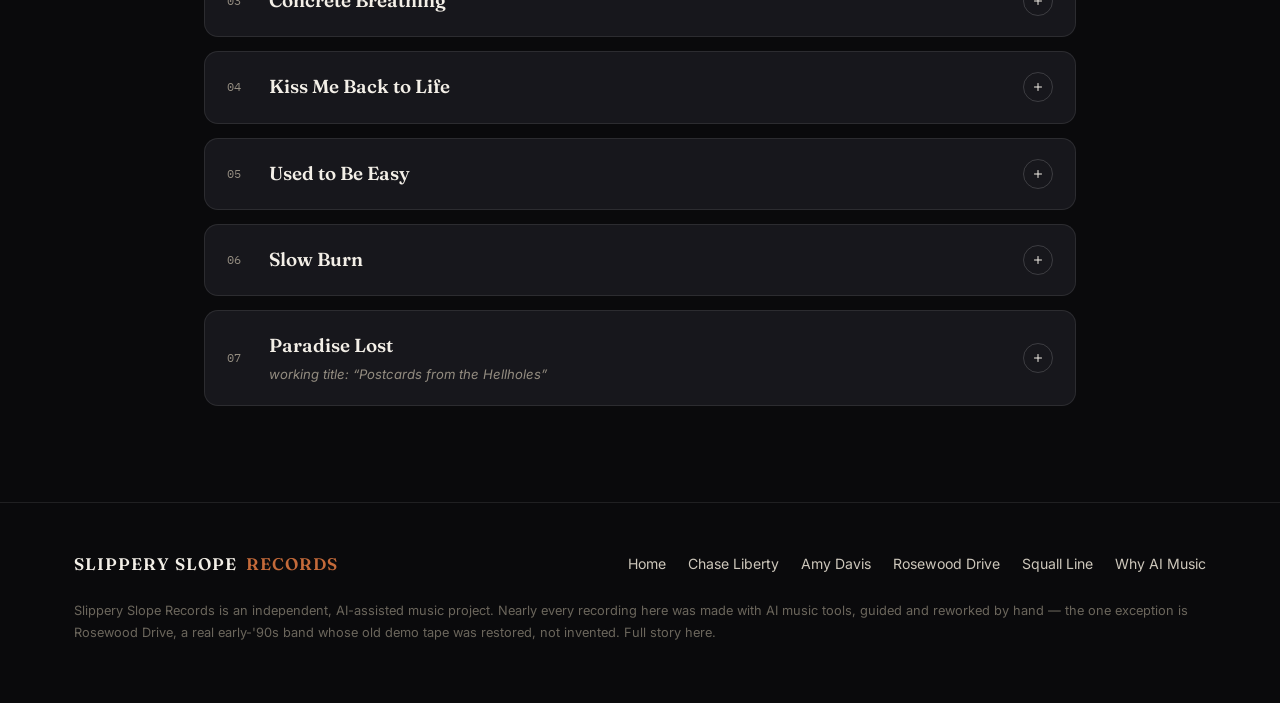
<file: chase-liberty.html>
<!doctype html>
<html lang="en">
<head>
<meta charset="utf-8">
<meta name="viewport" content="width=device-width, initial-scale=1">
<title>Chase Liberty — Slippery Slope Records</title>
<meta name="description" content="Chase Liberty: Folk & Americana, run through the wringer. An artist on Slippery Slope Records.">
<link rel="icon" href="data:,">
<link rel="preconnect" href="https://fonts.googleapis.com">
<link rel="preconnect" href="https://fonts.gstatic.com" crossorigin>
<link href="https://fonts.googleapis.com/css2?family=Fraunces:ital,wght@0,400;0,500;0,600;0,700;1,500&family=Inter:wght@400;500;600;700&family=IBM+Plex+Mono:wght@400;500&display=swap" rel="stylesheet">
<link rel="stylesheet" href="assets/css/style.css">
</head>
<body data-artist="chase">
<a class="skip-link" href="#main">Skip to content</a>
<header class="site-header">
  <div class="container container--wide">
    <a href="index.html" class="wordmark">Slippery Slope <span class="dot">Records</span></a>
    <nav class="nav-links">
      <a href="index.html" data-page="index.html">Home</a>
      <a href="chase-liberty.html" data-page="chase-liberty.html" class="active">Chase Liberty</a>
      <a href="amy-davis.html" data-page="amy-davis.html">Amy Davis</a>
      <a href="rosewood-drive.html" data-page="rosewood-drive.html">Rosewood Drive</a>
      <a href="squall-line.html" data-page="squall-line.html">Squall Line</a>
      <a href="why-ai-music.html" data-page="why-ai-music.html">Why AI Music</a>
    </nav>
    <button class="nav-toggle" aria-label="Toggle menu" aria-expanded="false"><span></span></button>
  </div>
  <div class="nav-scrim"></div>
</header>
<main id="main">
  <section class="hero hero--artist">
    <div class="container">
      <div class="kicker reveal">Slippery Slope Records — Artist</div>
      <h1 class="reveal">Chase Liberty</h1>
      <p class="lede reveal">Folk & Americana, run through the wringer</p>
      <div class="hero-meta reveal">
        <a class="btn btn-ghost" href="https://open.spotify.com/artist/2aWwitl78bAFfRy37qIIxk" target="_blank" rel="noopener"><svg viewBox="0 0 24 24" fill="none" xmlns="http://www.w3.org/2000/svg"><path d="M9 18V5l12-2v13M9 18a3 3 0 1 1-6 0 3 3 0 0 1 6 0Zm12-2a3 3 0 1 1-6 0 3 3 0 0 1 6 0Z" stroke="currentColor" stroke-width="1.6" stroke-linecap="round" stroke-linejoin="round"/></svg>Listen on Spotify</a>
        <a class="btn btn-ghost" href="#walking-home">Hear the story <svg viewBox="0 0 24 24" fill="none" xmlns="http://www.w3.org/2000/svg"><path d="M5 12H19M19 12L13 6M19 12L13 18" stroke="currentColor" stroke-width="2" stroke-linecap="round" stroke-linejoin="round"/></svg></a>
      </div>
    </div>
  </section>

  <section class="section section--tight">
    <div class="container">
      <div class="bio-block reveal">
        <figure class="bio-photo reveal">
          <img src="assets/img/chase-liberty-profile.jpg" alt="Chase Liberty performing live with an acoustic guitar and harmonica" loading="lazy">
        </figure>
        <div class="prose">
          <p>Chase Liberty was the first artist to come out of this project, built around American folk, the oldest and plainest musical language this country has, because sometimes the plainest language is still the truest way to talk about what's happening in it. <em>Walking Home</em> is straight-ahead folk and Americana. <em>Currency of Fury</em> takes that same folk/country foundation and collides it head-on with dubstep, trap, and glitch, an experiment in how far the sound could stretch before it broke.</p>
        </div>
      </div>

    </div>
  </section>

  <section class="section">
    <div class="container">
      <div class="callout reveal">
        <div class="kicker">Also Fronting</div>
        <h3>Squall Line</h3>
        <p>There's a second voice under this name too: Squall Line, a metal project I front, built from a very different register than anything on <em>Walking Home</em> or <em>Currency of Fury</em>. Same person, same need to say things plainly, just louder.</p>
        <div class="hero-meta" style="margin-top:22px;">
          <a class="btn btn-ghost" href="squall-line.html">Meet Squall Line <svg viewBox="0 0 24 24" fill="none" xmlns="http://www.w3.org/2000/svg"><path d="M5 12H19M19 12L13 6M19 12L13 18" stroke="currentColor" stroke-width="2" stroke-linecap="round" stroke-linejoin="round"/></svg></a>
        </div>
      </div>
    </div>
  </section>

  <section class="album" id="walking-home">
    <div class="container">
      <div class="album-head reveal">
        <div class="album-cover">
          <img src="assets/img/chase-liberty-walking-home-cover.jpg" alt="Cover art for Walking Home" loading="lazy">
        </div>
        <div class="album-head-text">
          <h2>Album: <em>Walking Home</em></h2>
          <span class="album-date">September 16, 2025</span>
          <a class="track-spotify" href="https://open.spotify.com/album/1qdtMa5TARte7JOtFvL8Uy" target="_blank" rel="noopener"><svg viewBox="0 0 24 24" fill="none" xmlns="http://www.w3.org/2000/svg"><path d="M9 18V5l12-2v13M9 18a3 3 0 1 1-6 0 3 3 0 0 1 6 0Zm12-2a3 3 0 1 1-6 0 3 3 0 0 1 6 0Z" stroke="currentColor" stroke-width="1.6" stroke-linecap="round" stroke-linejoin="round"/></svg><span class="label">Spotify</span></a>
        </div>
      </div>
      <div class="album-intro reveal">
        <p>A folk record about home, distance, and the stories we tell each other across borders, generations, and disagreements. It's the album where this whole project found its footing, and where it started.</p>
      </div>
      <div class="tracklist">
      <article class="track reveal" data-open="false">
        <button class="track-head" aria-expanded="false">
          <span class="track-num">01</span>
          <span class="track-title-wrap">
            <span class="track-title">Ink and Paper</span>
            
          </span>
          <span class="track-toggle-icon"><svg viewBox="0 0 24 24" fill="none" xmlns="http://www.w3.org/2000/svg"><path d="M12 5V19M5 12H19" stroke="currentColor" stroke-width="2" stroke-linecap="round"/></svg></span>
        </button>
        <div class="track-body">
          <div class="track-body-inner">
            <div class="track-tabs">
              <div class="track-tabs-group"><button class="track-tab is-active" data-panel="story">The Story</button><button class="track-tab" data-panel="lyrics">Lyrics</button></div>
              <a class="track-spotify" href="https://open.spotify.com/track/2VLL7ZppJPxHFHmEObHGSI" target="_blank" rel="noopener"><svg viewBox="0 0 24 24" fill="none" xmlns="http://www.w3.org/2000/svg"><path d="M9 18V5l12-2v13M9 18a3 3 0 1 1-6 0 3 3 0 0 1 6 0Zm12-2a3 3 0 1 1-6 0 3 3 0 0 1 6 0Z" stroke="currentColor" stroke-width="1.6" stroke-linecap="round" stroke-linejoin="round"/></svg><span class="label">Spotify</span></a>
            </div>
            <div class="track-panels">
              <div class="track-panel is-active" data-panel="story">
            <div class="track-story"><p>This is the song that started all of it. Before there was a Chase Liberty, before there was a Slippery Slope Records, there was an idea I couldn't shake: that almost all human strife comes down to ink on paper, in one of three forms. Lines drawn on a map, deciding whose home counts as a homeland and whose counts as a war zone. Words printed in a book, used across history to justify almost anything, including the worst of it. And ink pressed onto currency, the thing so many conflicts trace back to in the end, however noble the stated cause. Once I saw the world that way, I couldn't unsee it, and I needed a way to say it out loud.</p>
<p>The song plays that idea out through a father and daughter watching the news together. He's absorbing the weight of it: senators, borders, prayers that don't stop anything. She's just seeing kids under the same sky, drawing stars that don't care about the lines on a map. That contrast is the whole argument of the song, and honestly of this whole project: kids see past the ink long before we teach them not to. “Burn all the ink on paper” isn't really about burning maps, scripture, or money. It's a wish that we could get back to seeing each other the way she does, before anyone drew a line between us.</p></div>
            
          </div>
          <div class="track-panel" data-panel="lyrics"><div class="lyrics">Coffee's cold on the kitchen table
Morning news plays on repeat
Another mother lights a candle
Where her daughter won't take a seat
The senator sends his prayers
Like coins tossed in a well
While somewhere past the borders
Sirens sing through morning's shell

It's all just ink on paper
The borders that we die for aren't there
We bleed in different colors
But the blood runs just the same
For ink on paper
We're burning down in someone else's name

There's a boy in Gaza counting stars
Through a ceiling that's not there
My daughter draws those same stars
In a sky we're supposed to share
She colors past the boundaries
Of the maps hung on her wall
Says the lines don't make much sense
When the stars shine on us all

It's all just ink on paper
The money and the holy words we swear
We kill for different prophets
But the graves look just the same
For ink on paper
We're dying in some dead man's name

She asked me why
The world's the way it is
I couldn't find the words to say
We're dying for a manuscript

Burn all the ink on paper
Every deed, every creed, every prayer
The borders are imaginary
The blood is all the same
No more ink on paper
Maybe then we'd understand
Maybe then we'd understand

Coffee's cold on the kitchen table
Tomorrow's news already written down</div></div>
            </div>
          </div>
        </div>
      </article>
      <article class="track reveal" data-open="false">
        <button class="track-head" aria-expanded="false">
          <span class="track-num">02</span>
          <span class="track-title-wrap">
            <span class="track-title">Tiny Revolutions</span>
            
          </span>
          <span class="track-toggle-icon"><svg viewBox="0 0 24 24" fill="none" xmlns="http://www.w3.org/2000/svg"><path d="M12 5V19M5 12H19" stroke="currentColor" stroke-width="2" stroke-linecap="round"/></svg></span>
        </button>
        <div class="track-body">
          <div class="track-body-inner">
            <div class="track-tabs">
              <div class="track-tabs-group"><button class="track-tab is-active" data-panel="story">The Story</button><button class="track-tab" data-panel="lyrics">Lyrics</button></div>
              <a class="track-spotify" href="https://open.spotify.com/track/54h0ho8WdYLRpHyz9I1tlb" target="_blank" rel="noopener"><svg viewBox="0 0 24 24" fill="none" xmlns="http://www.w3.org/2000/svg"><path d="M9 18V5l12-2v13M9 18a3 3 0 1 1-6 0 3 3 0 0 1 6 0Zm12-2a3 3 0 1 1-6 0 3 3 0 0 1 6 0Z" stroke="currentColor" stroke-width="1.6" stroke-linecap="round" stroke-linejoin="round"/></svg><span class="label">Spotify</span></a>
            </div>
            <div class="track-panels">
              <div class="track-panel is-active" data-panel="story">
            <div class="track-story"><p>Where Ink and Paper is about the big abstract forces that divide people, this one is the flip side: the same chain reaction runs the other way too. It's built like a relay: one person's small patience with a stranger in traffic gets passed along, person to person, until it reaches a kid who hasn't grown up around much kindness at all.</p>
<p>I wanted the song to feel almost stubbornly ordinary. Nobody in it does anything heroic, they just choose patience instead of irritation, one decision at a time. That's the point: the same logic that convinces us conflict is inevitable also convinces us that small decency doesn't matter. This song argues the opposite, that kindness compounds exactly the way outrage does, we just don't track it the same way.</p>
<p>Shortly after finishing this song, I was walking through Portland and came across a piece of folk art stapled to a telephone pole: a scrap of burlap with “We are all just walking each other home” hand-stitched into it, a line from Ram Dass. It echoed the song's chorus back at me almost word for word, and it felt like a small confirmation that I was on the right track. My intent with this song was never abstract. I wanted people to actually think about their actions and choose kindness when they could, because it's not as hard as it seems, and it genuinely makes the world better. I also wanted it to nudge people out of the posture of complaining about the world as if they weren't participants in it, to suggest that if you want to see something different, you're one of the people who gets to build it.</p>
<p>That mindset didn't start with this song, either. Years earlier, in Seattle in 2012, I'd seen another piece of street art spray-painted on a concrete barrier: “Those who change themselves, change the world.” That line planted the seed for everything this song, and honestly this whole project, grew out of: if we want change, we don't get to wait for it. We have to live it first, ourselves, before we can ask it of anyone else.</p></div>
            <div class="track-photos"><figure class="track-photo">
          <img src="assets/img/tiny-revolutions-portland-ram-dass-sign.jpg" alt="A scrap of burlap stapled to a telephone pole in Portland: “We are all just walking each other home.” — Ram Dass" loading="lazy">
          <figcaption>A scrap of burlap stapled to a telephone pole in Portland: “We are all just walking each other home.” — Ram Dass</figcaption>
        </figure><figure class="track-photo">
          <img src="assets/img/tiny-revolutions-seattle-2012-street-art.jpg" alt="Seattle, 2012: “Those who change themselves, change the world.”" loading="lazy">
          <figcaption>Seattle, 2012: “Those who change themselves, change the world.”</figcaption>
        </figure></div>
          </div>
          <div class="track-panel" data-panel="lyrics"><div class="lyrics">Red light, white knuckles, ten minutes running late,
Someone cuts me off and now the story's getting old.
But I catch her eyes in the mirror, baby crying in the back,
Take a breath, wave her through, watch her shoulders un-rack.

She makes it to the market, holds the door for someone's gran,
Who stops to help a kid reach something with her weathered hands.
That kid runs home laughing, shares his prize with the boy next door,
Whose dad's been drinking anger, but tonight there's something more—

Tonight there's something more.
Tonight there's something more.

Little lights in the darkness, barely seen, barely known,
Tiny revolutions turning, stone by stone by stone.
We're all just walking each other, walking each other home,
Stone by stone by stone.

The father tucks his boy in, thinks about his own dad's rage,
Decides to break the pattern, writes a different kind of page.
Morning comes, he's calmer, lets his coworker speak first,
She's been holding something heavy, and the kindness breaks the curse.

Now she's got the strength to volunteer down at the shelter,
Where she meets a quiet man who builds from scraps and makes them better—
Broken bikes for kids who've never had their own wheels spin,
They ride through neighborhoods where hope is wearing thin,

But watch them grin.

[repeat chorus]

It's not the grand gestures that shake the ground beneath,
It's the pause before the anger, it's the space between the teeth.
It's choosing to see clearly when it's easier to judge,
It's the inch we give each other—

That becomes the avalanche.

[repeat chorus]

Red light, white knuckles, ten minutes running late,
Someone needs the lane and now...</div></div>
            </div>
          </div>
        </div>
      </article>
      <article class="track reveal" data-open="false">
        <button class="track-head" aria-expanded="false">
          <span class="track-num">03</span>
          <span class="track-title-wrap">
            <span class="track-title">Samson</span>
            <div class="track-subtitle">cover, original by Regina Spektor</div>
          </span>
          <span class="track-toggle-icon"><svg viewBox="0 0 24 24" fill="none" xmlns="http://www.w3.org/2000/svg"><path d="M12 5V19M5 12H19" stroke="currentColor" stroke-width="2" stroke-linecap="round"/></svg></span>
        </button>
        <div class="track-body">
          <div class="track-body-inner">
            <div class="track-tabs">
              <div class="track-tabs-group"><button class="track-tab is-active" data-panel="story">The Story</button><button class="track-tab" data-panel="lyrics">Lyrics</button></div>
              <a class="track-spotify" href="https://open.spotify.com/track/2KzpLCY0uolopGFJ3zXzKx" target="_blank" rel="noopener"><svg viewBox="0 0 24 24" fill="none" xmlns="http://www.w3.org/2000/svg"><path d="M9 18V5l12-2v13M9 18a3 3 0 1 1-6 0 3 3 0 0 1 6 0Zm12-2a3 3 0 1 1-6 0 3 3 0 0 1 6 0Z" stroke="currentColor" stroke-width="1.6" stroke-linecap="round" stroke-linejoin="round"/></svg><span class="label">Spotify</span></a>
            </div>
            <div class="track-panels">
              <div class="track-panel is-active" data-panel="story">
            <div class="track-story"><p>Regina Spektor's original is fragile and hushed, a quiet, almost private telling of one of the Bible's oldest tragic love stories. I liked the idea of flipping that: taking the same devotion and doom and running it through a low, resonant baritone, so it feels less like a secret being whispered and more like a story being carried by someone who's lived through it.</p>
<p>It's a small experiment compared to the rest of the record, but it says something I believe about music generally: that the same words can land completely differently depending on who's telling them, and how. That idea turned out to be more than a passing observation. It's a big part of what led to Amy Davis. If a story can shift depending on whose voice is carrying it, then some stories are worth handing to a voice that isn't mine.</p></div>
            
          </div>
          <div class="track-panel" data-panel="lyrics"><div class="note-card">Cover of “Samson”, written and originally performed by Regina Spektor. Lyrics are not reproduced here.</div></div>
            </div>
          </div>
        </div>
      </article>
      <article class="track reveal" data-open="false">
        <button class="track-head" aria-expanded="false">
          <span class="track-num">04</span>
          <span class="track-title-wrap">
            <span class="track-title">Dirty Hands and Open Hearts</span>
            
          </span>
          <span class="track-toggle-icon"><svg viewBox="0 0 24 24" fill="none" xmlns="http://www.w3.org/2000/svg"><path d="M12 5V19M5 12H19" stroke="currentColor" stroke-width="2" stroke-linecap="round"/></svg></span>
        </button>
        <div class="track-body">
          <div class="track-body-inner">
            <div class="track-tabs">
              <div class="track-tabs-group"><button class="track-tab is-active" data-panel="story">The Story</button><button class="track-tab" data-panel="lyrics">Lyrics</button></div>
              <a class="track-spotify" href="https://open.spotify.com/track/1DUpnpGYITPAVBq9wu6RZk" target="_blank" rel="noopener"><svg viewBox="0 0 24 24" fill="none" xmlns="http://www.w3.org/2000/svg"><path d="M9 18V5l12-2v13M9 18a3 3 0 1 1-6 0 3 3 0 0 1 6 0Zm12-2a3 3 0 1 1-6 0 3 3 0 0 1 6 0Z" stroke="currentColor" stroke-width="1.6" stroke-linecap="round" stroke-linejoin="round"/></svg><span class="label">Spotify</span></a>
            </div>
            <div class="track-panels">
              <div class="track-panel is-active" data-panel="story">
            <div class="track-story"><p>This one is built around a calendar, Monday through Sunday, because I wanted it to feel like an actual plan instead of a slogan. Change doesn't happen because someone gives a great speech; it happens because people decide, on a random Tuesday, to trust their neighbor a little more than they did the day before.</p>
<p>“No more armor, no more fear” is about lowering your guard enough to actually do something, instead of staying safely cynical. It's the most hopeful song on <em>Walking Home</em>, and the record needed one. After everything Ink and Paper is carrying, there had to be somewhere to land.</p></div>
            
          </div>
          <div class="track-panel" data-panel="lyrics"><div class="lyrics">We're growing wild where the walls once stood
Each morning breaks the chain
Teaching kids to speak the truth
The old world turns to rain

We're writing songs where the rules were carved
With neighbors we don't know
Every word's a promise kept
Every verse helps us grow

We've been living in the shadows
We've been sleeping through the fight
But we're waking up now

No more armor, no more fear
We're the change that happens here
No more armor, no more fear
We're the change that happens here

Monday morning, melt the metal down
Tuesday, learn to trust
Wednesday, we share everything
Thursday, adjust or rust
Friday brings the rebels singing
Saturday, we dance
Sunday shows us what we're building
When we take a stance

I see it in the morning light
I feel it in the air
Something's shifting, something's different
And we put it there
Change is not on TV
Change is in the streets!

[repeat chorus]

It's not a dream we're dreaming
It's work we're doing now
With dirty hands and open hearts
We're keeping to our vow

No more armor, no more fear
We're the change that happens here

Same time tomorrow?
Always
The change is here</div></div>
            </div>
          </div>
        </div>
      </article>
      <article class="track reveal" data-open="false">
        <button class="track-head" aria-expanded="false">
          <span class="track-num">05</span>
          <span class="track-title-wrap">
            <span class="track-title">Honey and Gasoline</span>
            
          </span>
          <span class="track-toggle-icon"><svg viewBox="0 0 24 24" fill="none" xmlns="http://www.w3.org/2000/svg"><path d="M12 5V19M5 12H19" stroke="currentColor" stroke-width="2" stroke-linecap="round"/></svg></span>
        </button>
        <div class="track-body">
          <div class="track-body-inner">
            <div class="track-tabs">
              <div class="track-tabs-group"><button class="track-tab is-active" data-panel="story">The Story</button><button class="track-tab" data-panel="lyrics">Lyrics</button></div>
              <a class="track-spotify" href="https://open.spotify.com/track/6EzwCBkWUfJfEoVVvDf8uo" target="_blank" rel="noopener"><svg viewBox="0 0 24 24" fill="none" xmlns="http://www.w3.org/2000/svg"><path d="M9 18V5l12-2v13M9 18a3 3 0 1 1-6 0 3 3 0 0 1 6 0Zm12-2a3 3 0 1 1-6 0 3 3 0 0 1 6 0Z" stroke="currentColor" stroke-width="1.6" stroke-linecap="round" stroke-linejoin="round"/></svg><span class="label">Spotify</span></a>
            </div>
            <div class="track-panels">
              <div class="track-panel is-active" data-panel="story">
            <div class="track-story"><p>Not every song here needs to carry the weight of the world. This one's just about the friends who are terrible for you and completely irreplaceable at the same time. Sarah, Mike, and Jimmy aren't real people, but the specific feeling of that kind of night (reckless, loyal, a little embarrassing in hindsight) is very real.</p>
<p>I wanted at least one song on the record to be pure nostalgia without a lesson attached to it. “What's the point of heaven if you can't raise a little hell” is about as close as this project gets to a mission statement for chosen family.</p></div>
            
          </div>
          <div class="track-panel" data-panel="lyrics"><div class="lyrics">Here we go again!

Called up Jimmy, Sarah, Mike—said "meet me where the trouble starts,"
Twenty minutes later we're all crowded in my beat-up car.
Someone's got the bourbon and a plan that's gonna end in tears,
But that's exactly why I love these beautiful disasters here.

We're the friends your mama warned about,
Making memories we'll deny—
Trading good behavior
For the stories money can't buy.

Bad decisions and good friends, that's our religion tonight,
Wrong turns and dead ends never felt so right.
Burn it bright, burn it clean,
We're honey and gasoline!
Honey and gasoline!

Sarah's dancing on the pool table, Mike just bet his whole paycheck,
Jimmy's singing to a cactus, swearing that it loves him back.
I'm the designated driver but I'm drunk on all this chaos,
Tomorrow we'll blame each other but tonight nobody's at fault.

We're a beautiful disaster,
A tornado in a dive—
But I'd rather crash with these idiots
Than play it safe and survive.

[repeat chorus]

Ten years from now we'll still be laughing 'bout the time we stole that sign,
Or when Sarah punched that jukebox just to play "Closing Time."
These are the friends who'll bail you out, then jump back in the cell,
'Cause what's the point of heaven if you can't raise a little hell?

So here's to bad ideas,
And the friends who make them worse—

[repeat chorus]</div></div>
            </div>
          </div>
        </div>
      </article>
      <article class="track reveal" data-open="false">
        <button class="track-head" aria-expanded="false">
          <span class="track-num">06</span>
          <span class="track-title-wrap">
            <span class="track-title">What Is This Music Tonight</span>
            <div class="track-subtitle">cover/translation, original “Che Vuole Questa Musica Stasera” by Peppino Gagliardi</div>
          </span>
          <span class="track-toggle-icon"><svg viewBox="0 0 24 24" fill="none" xmlns="http://www.w3.org/2000/svg"><path d="M12 5V19M5 12H19" stroke="currentColor" stroke-width="2" stroke-linecap="round"/></svg></span>
        </button>
        <div class="track-body">
          <div class="track-body-inner">
            <div class="track-tabs">
              <div class="track-tabs-group"><button class="track-tab is-active" data-panel="story">The Story</button><button class="track-tab" data-panel="lyrics">Lyrics</button></div>
              <a class="track-spotify" href="https://open.spotify.com/track/07T9WDfl7DfGtW1lgjUyus" target="_blank" rel="noopener"><svg viewBox="0 0 24 24" fill="none" xmlns="http://www.w3.org/2000/svg"><path d="M9 18V5l12-2v13M9 18a3 3 0 1 1-6 0 3 3 0 0 1 6 0Zm12-2a3 3 0 1 1-6 0 3 3 0 0 1 6 0Z" stroke="currentColor" stroke-width="1.6" stroke-linecap="round" stroke-linejoin="round"/></svg><span class="label">Spotify</span></a>
            </div>
            <div class="track-panels">
              <div class="track-panel is-active" data-panel="story">
            <div class="track-story"><p>This is the one with the anniversary card story. Gagliardi's original plays under an unexpectedly kinetic action scene in <em>The Man from U.N.C.L.E.</em> remake, and that contrast, a tender Italian ballad soundtracking chaos, stuck with me for years. My wife loved the song, and the following year, for our anniversary, I decided to translate it onto her card, very earnestly, line by line.</p>
<p>I got about two-thirds of the way through before realizing, a little too late, that it's actually a breakup song. I had to improvise an ending fast. It's a funny memory now, but it's also why this song means something different to me than it probably meant to Gagliardi. It became a small story about good intentions outrunning attention to detail, which felt worth including here even without reproducing the lyrics themselves.</p></div>
            
          </div>
          <div class="track-panel" data-panel="lyrics"><div class="note-card">Cover/translation of “Che Vuole Questa Musica Stasera”, written and originally performed by Peppino Gagliardi. Lyrics are not reproduced here.</div></div>
            </div>
          </div>
        </div>
      </article>
      <article class="track reveal" data-open="false">
        <button class="track-head" aria-expanded="false">
          <span class="track-num">07</span>
          <span class="track-title-wrap">
            <span class="track-title">Gravity and Rye</span>
            
          </span>
          <span class="track-toggle-icon"><svg viewBox="0 0 24 24" fill="none" xmlns="http://www.w3.org/2000/svg"><path d="M12 5V19M5 12H19" stroke="currentColor" stroke-width="2" stroke-linecap="round"/></svg></span>
        </button>
        <div class="track-body">
          <div class="track-body-inner">
            <div class="track-tabs">
              <div class="track-tabs-group"><button class="track-tab is-active" data-panel="story">The Story</button><button class="track-tab" data-panel="lyrics">Lyrics</button></div>
              <a class="track-spotify" href="https://open.spotify.com/track/0QynWvqXazpvl5d0vphcfy" target="_blank" rel="noopener"><svg viewBox="0 0 24 24" fill="none" xmlns="http://www.w3.org/2000/svg"><path d="M9 18V5l12-2v13M9 18a3 3 0 1 1-6 0 3 3 0 0 1 6 0Zm12-2a3 3 0 1 1-6 0 3 3 0 0 1 6 0Z" stroke="currentColor" stroke-width="1.6" stroke-linecap="round" stroke-linejoin="round"/></svg><span class="label">Spotify</span></a>
            </div>
            <div class="track-panels">
              <div class="track-panel is-active" data-panel="story">
            <div class="track-story"><p>This song is about watching yourself repeat a pattern in real time and not being able to stop it: chasing someone who isn't good for you, down actual highways (Tucson, Phoenix, Bakersfield) and down a much older road that started with your grandfather and your father before you.</p>
<p>“My grandfather built fences, my father tore them down” is the emotional center of it: the idea that we inherit our relationship patterns the same way we inherit anything else in a family, often without ever choosing to.</p></div>
            
          </div>
          <div class="track-panel" data-panel="lyrics"><div class="lyrics">She moves like smoke through a border town,
Speaks in tongues I'll never learn.
Every goodbye's just a turnaround,
Every bridge another one to burn.

Met her singing for gas money,
Voice like gravel and aged whiskey neat.
Now I'm paying for what was never free—
Chasing shadows down an empty street.

It's gravity and rye, gravity and rye,
Pulling me under, burning me dry.
Round and round we go, can't break the tie,
Dancing in circles to gravity and rye.

Tucson, Phoenix, then Bakersfield,
Following taillights through cigarette haze.
Heart like a wound that won't heal,
Counting down these numbered days.

[repeat chorus]

My grandfather built fences,
My father tore them down.
And here I am at thirty-seven,
Still chasing what can't be found.</div></div>
            </div>
          </div>
        </div>
      </article>
      <article class="track reveal" data-open="false">
        <button class="track-head" aria-expanded="false">
          <span class="track-num">08</span>
          <span class="track-title-wrap">
            <span class="track-title">Qué Está Pasando</span>
            <div class="track-subtitle">cover/translation, original “What's Going On” by Marvin Gaye</div>
          </span>
          <span class="track-toggle-icon"><svg viewBox="0 0 24 24" fill="none" xmlns="http://www.w3.org/2000/svg"><path d="M12 5V19M5 12H19" stroke="currentColor" stroke-width="2" stroke-linecap="round"/></svg></span>
        </button>
        <div class="track-body">
          <div class="track-body-inner">
            <div class="track-tabs">
              <div class="track-tabs-group"><button class="track-tab is-active" data-panel="story">The Story</button><button class="track-tab" data-panel="lyrics">Lyrics</button></div>
              <a class="track-spotify" href="https://open.spotify.com/track/6TrSfiDPclO6TwHvCq4j9J" target="_blank" rel="noopener"><svg viewBox="0 0 24 24" fill="none" xmlns="http://www.w3.org/2000/svg"><path d="M9 18V5l12-2v13M9 18a3 3 0 1 1-6 0 3 3 0 0 1 6 0Zm12-2a3 3 0 1 1-6 0 3 3 0 0 1 6 0Z" stroke="currentColor" stroke-width="1.6" stroke-linecap="round" stroke-linejoin="round"/></svg><span class="label">Spotify</span></a>
            </div>
            <div class="track-panels">
              <div class="track-panel is-active" data-panel="story">
            <div class="track-story"><p>Marvin Gaye's “What's Going On” is one of the most enduring protest songs ever written, and I wanted to bring that same question into this moment, specifically in response to watching federal agents disappear entire families, or parts of families, during immigration enforcement actions.</p>
<p>Translating it into Spanish was the point, not incidental to it. I wanted to push back on the instinct some people have to tune out a story the moment it's not being told in English, as though the language it's told in has anything to do with whether it matters.</p></div>
            
          </div>
          <div class="track-panel" data-panel="lyrics"><div class="note-card">Cover/translation of “What's Going On”, written and originally performed by Marvin Gaye. Lyrics are not reproduced here.</div></div>
            </div>
          </div>
        </div>
      </article>
      </div>
    </div>
  </section>
  <section class="album" id="currency-of-fury">
    <div class="container">
      <div class="album-head reveal">
        <div class="album-cover">
          <img src="assets/img/chase-liberty-currency-of-fury-cover.jpg" alt="Cover art for Currency of Fury" loading="lazy">
        </div>
        <div class="album-head-text">
          <h2>Album: <em>Currency of Fury</em></h2>
          <span class="album-date">October 31, 2025</span>
          <a class="track-spotify" href="https://open.spotify.com/album/4gMn6FKyueJgE4RyyfjM8D" target="_blank" rel="noopener"><svg viewBox="0 0 24 24" fill="none" xmlns="http://www.w3.org/2000/svg"><path d="M9 18V5l12-2v13M9 18a3 3 0 1 1-6 0 3 3 0 0 1 6 0Zm12-2a3 3 0 1 1-6 0 3 3 0 0 1 6 0Z" stroke="currentColor" stroke-width="1.6" stroke-linecap="round" stroke-linejoin="round"/></svg><span class="label">Spotify</span></a>
        </div>
      </div>
      <div class="album-intro reveal">
        <p>The experiment: take the same folk/country foundation from <em>Walking Home</em> and detonate it with dubstep, trap, and glitch production. Where <em>Walking Home</em> is measured, <em>Currency of Fury</em> is anxious, loud, and online, a record about the economy of outrage we all trade in now.</p>
<p>The sound was built to argue the same point the lyrics do. Underneath the trap hi-hats and glitch textures, there's still an acoustic guitar and a weathered, lived-in baritone carrying every song. Nothing about the folk core gets replaced, it just gets pulled into a late-night, soul-and-sax groove it wouldn't have found on its own. A crooning saxophone shows up throughout the record as the human counterweight to all that electronic noise. The idea was to make something that still feels intimate and honest even while it's danceable and loud, proof, in the production itself, that you can open yourself to something new without losing what made you real in the first place.</p>
      </div>
      <div class="tracklist">
      <article class="track reveal" data-open="false">
        <button class="track-head" aria-expanded="false">
          <span class="track-num">01</span>
          <span class="track-title-wrap">
            <span class="track-title">Currency of Fury</span>
            
          </span>
          <span class="track-toggle-icon"><svg viewBox="0 0 24 24" fill="none" xmlns="http://www.w3.org/2000/svg"><path d="M12 5V19M5 12H19" stroke="currentColor" stroke-width="2" stroke-linecap="round"/></svg></span>
        </button>
        <div class="track-body">
          <div class="track-body-inner">
            <div class="track-tabs">
              <div class="track-tabs-group"><button class="track-tab is-active" data-panel="story">The Story</button><button class="track-tab" data-panel="lyrics">Lyrics</button></div>
              <a class="track-spotify" href="https://open.spotify.com/track/73JrhSJKNHMPVPbwOIriAZ" target="_blank" rel="noopener"><svg viewBox="0 0 24 24" fill="none" xmlns="http://www.w3.org/2000/svg"><path d="M9 18V5l12-2v13M9 18a3 3 0 1 1-6 0 3 3 0 0 1 6 0Zm12-2a3 3 0 1 1-6 0 3 3 0 0 1 6 0Z" stroke="currentColor" stroke-width="1.6" stroke-linecap="round" stroke-linejoin="round"/></svg><span class="label">Spotify</span></a>
            </div>
            <div class="track-panels">
              <div class="track-panel is-active" data-panel="story">
            <div class="track-story"><p>This is the album's thesis, and the angriest song on it. The idea started with a simple observation about how influencers actually make money: engagement is what gets paid, and people engage with divisive content far more readily than they engage with anything hopeful. So the incentives are backwards. The platforms and the people who work them have figured out that manufacturing outrage, even outrage nobody actually believes, is more profitable than telling the truth.</p>
<p>I wanted the song to hold up a mirror to both sides of that transaction: the influencer posting something divisive they don't even believe because it performs well, and the audience that keeps rewarding it with clicks and shares. Both sides call the result a “ruined society,” but both sides built it, one post and one engagement at a time. “I'm the dealer, you're the user” is the line that pins that down. Nobody in this song gets to stand outside the system and point fingers, the narrator included. We got ourselves here, which means we're also the only ones who can change where it's headed.</p></div>
            
          </div>
          <div class="track-panel" data-panel="lyrics"><div class="lyrics">Posted something I don't believe at 3am
Watch the numbers climb like smoke from where we've been
Every comment is some gasoline, every share a little flame
I'm just giving what you're craving, we're both playing the same game

You say I'm the problem but you still hit refresh
Addicted to the outrage that I manifest

Some folks just like to watch the world burn
Especially if we get paid
Making money off the fear we've made
Strike the match, fan the flames, sell the ashes back again
I'm the dealer, you're the user
In this currency of fury that we trade

Scrolling through catastrophe with a cigarette in bed
Can't look away from trainwrecks that total strangers spread
I know I'm feeding monsters when I stop to type my rage
But the anger feels like purpose on this burning digital stage

They say we're the problem but they keep serving hate
We're all arsonists pretending that it's fate

[repeat chorus]

"I'm just a mirror, baby"
"We're just human nature"
"Point the finger elsewhere while we burn up every acre"
"But the kids are watching us trade their future for paper"

Tomorrow I'll post something kind, tomorrow you'll scroll past
We built this bonfire together, now it's burning through us fast
The currency of fury is the only coin that pays
We're all arsonists and audience—
Setting fire to our days

[repeat chorus x3]</div></div>
            </div>
          </div>
        </div>
      </article>
      <article class="track reveal" data-open="false">
        <button class="track-head" aria-expanded="false">
          <span class="track-num">02</span>
          <span class="track-title-wrap">
            <span class="track-title">What Would It Take?</span>
            
          </span>
          <span class="track-toggle-icon"><svg viewBox="0 0 24 24" fill="none" xmlns="http://www.w3.org/2000/svg"><path d="M12 5V19M5 12H19" stroke="currentColor" stroke-width="2" stroke-linecap="round"/></svg></span>
        </button>
        <div class="track-body">
          <div class="track-body-inner">
            <div class="track-tabs">
              <div class="track-tabs-group"><button class="track-tab is-active" data-panel="story">The Story</button><button class="track-tab" data-panel="lyrics">Lyrics</button></div>
              <a class="track-spotify" href="https://open.spotify.com/track/6yILYYfYdEfMJXivPGrppx" target="_blank" rel="noopener"><svg viewBox="0 0 24 24" fill="none" xmlns="http://www.w3.org/2000/svg"><path d="M9 18V5l12-2v13M9 18a3 3 0 1 1-6 0 3 3 0 0 1 6 0Zm12-2a3 3 0 1 1-6 0 3 3 0 0 1 6 0Z" stroke="currentColor" stroke-width="1.6" stroke-linecap="round" stroke-linejoin="round"/></svg><span class="label">Spotify</span></a>
            </div>
            <div class="track-panels">
              <div class="track-panel is-active" data-panel="story">
            <div class="track-story"><p>After the title track diagnoses the problem, this one asks the actual question underneath it: what would it personally take for you to choose kindness over anger, love over hate, real change over just going along with the patterns already around you? I wanted it to stay socially conscious and universal without ever tipping into preachy, religious, or just plain depressing. The whole idea rests on something hopeful: that individual change is how a wider change actually starts. That's also why the hook itself, “what would it take?”, doesn't get overused. It only shows up where it needs to, so it stays a real question instead of becoming a slogan people stop hearing.</p>
<p>The arrangement is built to make the same argument the lyrics do. It opens with an extended acoustic intro, no rush into the vocal, just space to sit with the question before answering it, and only gradually lets the drum-and-bass groove, restrained sub-bass, and glitch textures in underneath. A soulful, crooning saxophone runs through it as a human counter-melody to all that electronic modernity, building to its own solo before the final chorus brings the folk and electronic elements together at full strength. By the outro, the electronics strip back out again, leaving just acoustic guitar and sax: a weathered folk voice that stepped into something new and came back out the other side still itself.</p></div>
            
          </div>
          <div class="track-panel" data-panel="lyrics"><div class="lyrics">What would it take to open your hand?
How long until you finally stand?
Against the tide of anger and fear
To bring a little kindness here

What would it take what would it take?
To trade love for the hate we make?
Isn't it time to break the chain
And never go back again?

When will we learn to soften our voice?
Could you ever make that choice?
The world is burning but we can begin
The smallest spark can turn the wind

One by one the change will rise
In broken hearts in open eyes
What would it mean for me and you?
Maybe it starts with something true

[repeat chorus x2]</div></div>
            </div>
          </div>
        </div>
      </article>
      <article class="track reveal" data-open="false">
        <button class="track-head" aria-expanded="false">
          <span class="track-num">03</span>
          <span class="track-title-wrap">
            <span class="track-title">Concrete Breathing</span>
            
          </span>
          <span class="track-toggle-icon"><svg viewBox="0 0 24 24" fill="none" xmlns="http://www.w3.org/2000/svg"><path d="M12 5V19M5 12H19" stroke="currentColor" stroke-width="2" stroke-linecap="round"/></svg></span>
        </button>
        <div class="track-body">
          <div class="track-body-inner">
            <div class="track-tabs">
              <div class="track-tabs-group"><button class="track-tab is-active" data-panel="story">The Story</button><button class="track-tab" data-panel="lyrics">Lyrics</button></div>
              <a class="track-spotify" href="https://open.spotify.com/track/5rl6TIzYVZF4sgQ8DLfgxm" target="_blank" rel="noopener"><svg viewBox="0 0 24 24" fill="none" xmlns="http://www.w3.org/2000/svg"><path d="M9 18V5l12-2v13M9 18a3 3 0 1 1-6 0 3 3 0 0 1 6 0Zm12-2a3 3 0 1 1-6 0 3 3 0 0 1 6 0Z" stroke="currentColor" stroke-width="1.6" stroke-linecap="round" stroke-linejoin="round"/></svg><span class="label">Spotify</span></a>
            </div>
            <div class="track-panels">
              <div class="track-panel is-active" data-panel="story">
            <div class="track-story"><p>This one is built entirely out of sensation: taste, smell, touch, sound. The idea underneath it isn't really an argument, it's a feeling: a kind of collective numbness everyone seems to be carrying at once without anyone saying so out loud. There are undertones of class and inequality running through it, but they stay implied rather than preached. I wanted this to read as something anyone could feel pressing on them, not a song aimed at one city or one specific grievance. The hook, “can you feel it, feel it, feel it now?”, is meant to be simple enough to hum and honest enough to actually mean something when it lands.</p>
<p>The arrangement is where the song does a lot of its talking. It pulls in West and North African polyrhythms (djembe, bendir, talking drum, oud) against trap 808s and heavy dub bass drops, with the vocal kept dry and unprocessed the whole way through, like a single steady voice inside all that motion. The song keeps stopping and restarting completely, shifting tempo and feel each time, building to a final passage where three different rhythms run at once in controlled, layered chaos, which is really the point. That's what it feels like to be one person trying to breathe inside something much bigger than yourself.</p></div>
            
          </div>
          <div class="track-panel" data-panel="lyrics"><div class="lyrics">Taste the metal in the water, copper pennies on the tongue
Everybody's stories written but nobody's songs get sung
Static in the air between us, signals we don't receive
We're all holding our breath together, forgot how to believe

Can you feel it, feel it, feel it now?
We're all falling but we don't know how
Can you feel it, feel it, feel it now?
We're all calling but there's no sound

Feel the weight, feel the weight
Of what we don't say
Invisible chains, invisible chains
Dressed up like a normal day

Feel the tension in the wind, unspoken and divine
Everybody knows the truth but toes the same old line
Collective hum of all our hungers drowning out the birds
Trading silence for compliance, can't afford the words

[repeat chorus]

Skin remembers what the mind forgets
Every door closed is a small regret
Taste the salt of borrowed time
Feel the rhythm of the breadline
Hidden in plain sight, you bet
We dance-dance-dance in place
While the ground-ground-ground gets erased
Collective unconscious, collecting dust
In the violence of the peaceful, we trust

Feel the pulse beneath our feet, ancient drums in the earth
See the colors bleeding at the edges of our worth
Breathe in deep that strange perfume, progress in our lungs
We're all climbing broken ladders missing half the rungs

[repeat chorus]

Still breathing.. still breathing..</div></div>
            </div>
          </div>
        </div>
      </article>
      <article class="track reveal" data-open="false">
        <button class="track-head" aria-expanded="false">
          <span class="track-num">04</span>
          <span class="track-title-wrap">
            <span class="track-title">Kiss Me Back to Life</span>
            
          </span>
          <span class="track-toggle-icon"><svg viewBox="0 0 24 24" fill="none" xmlns="http://www.w3.org/2000/svg"><path d="M12 5V19M5 12H19" stroke="currentColor" stroke-width="2" stroke-linecap="round"/></svg></span>
        </button>
        <div class="track-body">
          <div class="track-body-inner">
            <div class="track-tabs">
              <div class="track-tabs-group"><button class="track-tab is-active" data-panel="story">The Story</button><button class="track-tab" data-panel="lyrics">Lyrics</button></div>
              <a class="track-spotify" href="https://open.spotify.com/track/6SLtChVpIWOfLaYwkavwnk" target="_blank" rel="noopener"><svg viewBox="0 0 24 24" fill="none" xmlns="http://www.w3.org/2000/svg"><path d="M9 18V5l12-2v13M9 18a3 3 0 1 1-6 0 3 3 0 0 1 6 0Zm12-2a3 3 0 1 1-6 0 3 3 0 0 1 6 0Z" stroke="currentColor" stroke-width="1.6" stroke-linecap="round" stroke-linejoin="round"/></svg><span class="label">Spotify</span></a>
            </div>
            <div class="track-panels">
              <div class="track-panel is-active" data-panel="story">
            <div class="track-story"><p>This one started as an English reinterpretation of “Bésame Mucho,” not a translation, but a song built from the same DNA: someone asking to be kissed like it's the last time, over and over, unable to get enough. Sung as an elderly man remembering a wife who's died, it's heavy with regret for all the kisses he didn't take while he had the chance, one kiss, or ten, the way Shakespeare put it in <em>Venus and Adonis</em>: “Ten kisses short as one, one long as twenty.” I wanted it to keep that familiar “kiss me many times” feeling everyone half-recognizes, but stripped of anything poetic or old-fashioned. Plain and true instead, with each different kind of kiss (morning, goodbye, the altar, the rain) carrying its own specific memory.</p>
<p>The evolution that actually made the song work was realizing this isn't just grief. It's grief moving through dementia. His voice cracks when a memory is faint and far away, then brightens when it becomes vivid and “real” again in a dementia-induced reliving, so the whole song oscillates between confusion and sudden clarity. The gut-punch running underneath all of it is that he can never quite reach her name: “it starts with M... or was it—,” “Muh... Mar... I can't find your name,” ending on “Your name... I had your name.” I set the marriage and memories deliberately in the 2000s and 2010s (a wedding in 2004, about twenty-one years together) rather than anywhere nostalgic or old-timey, because this needed to feel like it could be happening to someone right now, not like a period piece.</p>
<p>The bass carries as much of the story as the lyrics do. It's heavy dub-trap at a slow, aching tempo, with the folk guitar reduced to an undertone that flickers in and out between crushing sub-bass drops that hit unpredictably, felt more than heard, arriving the way memory and confusion actually do, in waves you can't schedule. His voice needed to sound genuinely old, not just sad: frail, trembling, close-mic'd, sitting inside the bass rather than over it. The song opens on a pure sub-bass drone, builds through those drops, breaks down completely at the peak of his confusion, then strips to near-silence for one last moment of clarity before the bass swallows everything and the song ends on a whisper.</p></div>
            
          </div>
          <div class="track-panel" data-panel="lyrics"><div class="lyrics">There's a woman in the doorway no wait She's gone again
Just the curtains breathing shadows where her smile had been
I know her name I know her face it's somewhere in the grey
My l— My love my sweet love

Sunday morning kisses coffee on your breath
Lipstick on my collar laughing at the mess
Goodbye kisses at the door that lasted half the day
How many kisses did I waste rushing away?

Kiss me through the shadows kiss me through the years
Kiss me like that Tuesday when you tasted all my fears
Kiss me till these empty rooms remember love again
Kiss me 'til I remember how to breathe your name your name

Slow dancing in the kitchen 2003 no '13?
Your dress was yellow— or blue— or the color of the sea
Those stolen kisses in the rain we let the whole world go
I see you clear as daylight then you fade like melting snow

Wait— you're in the garden
No that's just the morning light

You kissed me at the altar!
You kissed me back to life!
But where are you this morning?
They say you've been gone ten years
Muh Mar I can't find your name

Kiss me

Kiss me through the shadows kiss me through the veil
Kiss me like our first time when my mind began to fail
Kiss me till these empty rooms remember love again
Kiss me 'til I find you in this fog of joy and pain

I trace your name in window fog then lose myself
Your perfume's just the lavender the nurse keeps on the shelf
But wait— there you are love in that sea green dress you wore
Come here darling sweetheart, just once more just once more

Your name I had your name</div></div>
            </div>
          </div>
        </div>
      </article>
      <article class="track reveal" data-open="false">
        <button class="track-head" aria-expanded="false">
          <span class="track-num">05</span>
          <span class="track-title-wrap">
            <span class="track-title">Used to Be Easy</span>
            
          </span>
          <span class="track-toggle-icon"><svg viewBox="0 0 24 24" fill="none" xmlns="http://www.w3.org/2000/svg"><path d="M12 5V19M5 12H19" stroke="currentColor" stroke-width="2" stroke-linecap="round"/></svg></span>
        </button>
        <div class="track-body">
          <div class="track-body-inner">
            <div class="track-tabs">
              <div class="track-tabs-group"><button class="track-tab is-active" data-panel="story">The Story</button><button class="track-tab" data-panel="lyrics">Lyrics</button></div>
              <a class="track-spotify" href="https://open.spotify.com/track/4KM5Ic6RIzRs5d6Ue8xCFP" target="_blank" rel="noopener"><svg viewBox="0 0 24 24" fill="none" xmlns="http://www.w3.org/2000/svg"><path d="M9 18V5l12-2v13M9 18a3 3 0 1 1-6 0 3 3 0 0 1 6 0Zm12-2a3 3 0 1 1-6 0 3 3 0 0 1 6 0Z" stroke="currentColor" stroke-width="1.6" stroke-linecap="round" stroke-linejoin="round"/></svg><span class="label">Spotify</span></a>
            </div>
            <div class="track-panels">
              <div class="track-panel is-active" data-panel="story">
            <div class="track-story"><p>This one comes from a real, recurring ache: nurturing a friendship that's going well, and then watching the other person quietly drift, with no fallout and no explanation, just the fade. The “yeah, we should totally hang out” that never turns into an actual plan. But the song isn't really about missing any one person. It's about the deeper, harder question underneath the loneliness: what is it about me that keeps prompting this same pattern? I wanted the apology and the self-questioning in the lyrics to stay dignified rather than pathetic, so the “what if it's me?” wondering stays open and a little wry instead of self-pitying, recognizable to anyone who's had this happen, without tipping into anything that sounds like begging. And it stays unresolved on purpose, because the real version of this experience never resolves either. There's no clean ending, no answer, just the door still open.</p>
<p>The whole song runs on one contrast: a danceable body carrying an aching heart. It's built on house energy (upbeat, relentless, 128 BPM) under lyrics that hurt, the specific feeling of dancing alone in a club after everyone else has already gone home. The acoustic guitar stays present as a folk ghost underneath the electronic production, buried deeper and deeper as the song intensifies, and the baritone vocal stays close-mic'd and human against the machine groove on purpose. The vulnerability is supposed to cut against the beat, not blend into it. “Used to be easy” repeats like a near-mantra that gets more desperate every time it comes back around while the beat never once lets up, and the production gets darker as it goes: heavier sub-bass, minor-key stabs, drops where the beat cuts out completely to reverb tails before slamming back in, so the loneliness gets some teeth instead of just sounding sad.</p></div>
            
          </div>
          <div class="track-panel" data-panel="lyrics"><div class="lyrics">First Tuesday of the month, you'd text around noon,
"Same spot, same time?" and I'd always make room.
We'd talk about nothing, laugh about everything,
Calendar ritual, that comfortable swing.

Then the texts got fewer, responses took days,
"Yeah, we should totally"—but it fades, it fades...

Used to be easy, used to be easy,
Now I'm scrolling through the silence, feeling heavy.
Used to be easy, used to be easy,
Tell me what I did—or just tell me something, please.

Heard you're doing great from friends we both still know,
Meanwhile your words "we should catch up" echoes with no show.
If I crossed a line I didn't even see,
I'll apologize for ghosts you won't name to me.

I keep the door open, but you walked past the frame,
Left me wondering if I'm the pattern or I'm just the blame...

Used to be easy, used to be easy,
Now I'm moving through the memories.
Used to be easy, used to be easy,
Was it me, was it you, or just entropy?

Maybe I talk too much,
or not enough about the right things.
Maybe I'm the friend you outgrew,
the one you meant to call but...

Used to be easy, used to be easy,
Now I'm searching for the moment it stopped being.
Used to be easy, used to be easy,
If you ever figure it out, would you let me know?
Used to be easy (so easy), used to be easy (so easy),
I'm still here if you remember how we used to be...
Used to be... easy...</div></div>
            </div>
          </div>
        </div>
      </article>
      <article class="track reveal" data-open="false">
        <button class="track-head" aria-expanded="false">
          <span class="track-num">06</span>
          <span class="track-title-wrap">
            <span class="track-title">Slow Burn</span>
            
          </span>
          <span class="track-toggle-icon"><svg viewBox="0 0 24 24" fill="none" xmlns="http://www.w3.org/2000/svg"><path d="M12 5V19M5 12H19" stroke="currentColor" stroke-width="2" stroke-linecap="round"/></svg></span>
        </button>
        <div class="track-body">
          <div class="track-body-inner">
            <div class="track-tabs">
              <div class="track-tabs-group"><button class="track-tab is-active" data-panel="story">The Story</button><button class="track-tab" data-panel="lyrics">Lyrics</button></div>
              <a class="track-spotify" href="https://open.spotify.com/track/36zHcWWxuZNgFXIJ2XmG7m" target="_blank" rel="noopener"><svg viewBox="0 0 24 24" fill="none" xmlns="http://www.w3.org/2000/svg"><path d="M9 18V5l12-2v13M9 18a3 3 0 1 1-6 0 3 3 0 0 1 6 0Zm12-2a3 3 0 1 1-6 0 3 3 0 0 1 6 0Z" stroke="currentColor" stroke-width="1.6" stroke-linecap="round" stroke-linejoin="round"/></svg><span class="label">Spotify</span></a>
            </div>
            <div class="track-panels">
              <div class="track-panel is-active" data-panel="story">
            <div class="track-story"><p>This one started as a mood before it was ever a song: a crossbreed of the hypnotic, trance-like pulse of Enigma's “Sadeness” and the grinding industrial menace of Nine Inch Nails' “Closer,” carried by a folk baritone instead of either of their usual voices. The mandate was for it to work loud in a goth or industrial club and still land with the edgier end of a folk crowd: overtly passionate, but never awkward, with the folk identity showing up as atmosphere rather than an acoustic guitar out front. The whole thing is meant to sit more on the music than the words, with the voice doing most of the seducing.</p>
<p>The real craft decision here was restraint. An early draft named things directly (ropes, blindfolds, submission) and it was too much, too literal, in every verse. The fix was to allude and never state: let “ritual” in the chorus carry all the ambiguity, and let the listener fill in their own version of what's happening rather than handing them someone else's. The song also moved from watching a scene to being inside one. The first pass described a dance floor from the outside, and the correction was to make it feel like an intimate, private moment despite however loud or crowded the room actually is, the same trick “Sadeness” pulls off. Everything else follows from that: a slow 95 BPM pulse built to feel like a heartbeat, reversed and chopped acoustic fragments standing in for literal folk instrumentation, breathing used as a percussion element, and a voice that ranges from a whisper right up against the mic to a controlled growl: dark, physical, and never once spelling out what it's actually about.</p></div>
            
          </div>
          <div class="track-panel" data-panel="lyrics"><div class="lyrics">There's a fever in the quiet
Something shifting in the air
You can fight it or invite it
I already know you dare

Moving closer, moving slow
Teaching time a different speed
Everything you think you know
Becomes everything you need

This slow burn between us
Taking all the oxygen
No return between us
Let the ritual begin
..begin

Your reflection in the mirror
Shows you someone you don't know
Every second drawing nearer
To the places we can go

Gravity is just a word
When you're floating in my space
Every whisper that you heard
Is written on your face

[repeat chorus]

Count the seconds, count the cost
Some lines can't be uncrossed
Close your eyes and trust the fall
You were never in control at all

This slow burn between us
Burning
Taking all the oxygen
All of it
No return between us
No return
Let the ritual begin

Slow.. slow burn..</div></div>
            </div>
          </div>
        </div>
      </article>
      <article class="track reveal" data-open="false">
        <button class="track-head" aria-expanded="false">
          <span class="track-num">07</span>
          <span class="track-title-wrap">
            <span class="track-title">Paradise Lost</span>
            <div class="track-subtitle">working title: “Postcards from the Hellholes”</div>
          </span>
          <span class="track-toggle-icon"><svg viewBox="0 0 24 24" fill="none" xmlns="http://www.w3.org/2000/svg"><path d="M12 5V19M5 12H19" stroke="currentColor" stroke-width="2" stroke-linecap="round"/></svg></span>
        </button>
        <div class="track-body">
          <div class="track-body-inner">
            <div class="track-tabs">
              <div class="track-tabs-group"><button class="track-tab is-active" data-panel="story">The Story</button><button class="track-tab" data-panel="lyrics">Lyrics</button></div>
              <a class="track-spotify" href="https://open.spotify.com/track/3SEjXT7HBf4poBxrh8dtU3" target="_blank" rel="noopener"><svg viewBox="0 0 24 24" fill="none" xmlns="http://www.w3.org/2000/svg"><path d="M9 18V5l12-2v13M9 18a3 3 0 1 1-6 0 3 3 0 0 1 6 0Zm12-2a3 3 0 1 1-6 0 3 3 0 0 1 6 0Z" stroke="currentColor" stroke-width="1.6" stroke-linecap="round" stroke-linejoin="round"/></svg><span class="label">Spotify</span></a>
            </div>
            <div class="track-panels">
              <div class="track-panel is-active" data-panel="story">
            <div class="track-story"><p>This is a tongue-in-cheek protest song about the gap between how American cities get described from a podium (“cesspools,” “hellholes,” “rat-infested,” “worse than Afghanistan”) and the ordinary, thriving reality of the people who actually live in them. The goal was never to score cheap shots at anyone who believes that rhetoric; it was to get a listener who's only ever heard one side to quietly start questioning it themselves. Disarm, don't dunk. Every verse pairs an actual quote, kept in quotation marks so it's clear it's real, against a small, specific, warm counter-image pulled from real life: Baltimore's “disgusting mess” against a cousin teaching kids to read three blocks away, Chicago's “worse than Afghanistan” against a grandmother who raised eight kids peacefully on 63rd Street, Portland's “out of control” against a barista who drew a heart in the foam and wished me a nice December. No hiding behind “American cities” in general. Naming the actual cities and the actual quotes is what makes the rebuttal land instead of reading like an opinion.</p>
<p>The chorus went through real work to get right. An early “hell of a nice day in the hellhole” version was catchy but too cute; it became “Welcome to the wasteland, we're doing fine,” answered by “(They're selling fear, we're living here).” That parenthetical carries the entire thesis in four words. The closing line, “These streets are ours, these streets are ours,” is the point underneath the joke: these places belong to the people living in them, not to whoever's describing them from a studio.</p>
<p>Musically, this one needed a hard correction. Early versions came out as slow, dragging, gospel-funeral-paced, and made the vocal sound lazy instead of confident, so the tempo came up and the whole identity got reframed: this is a folk storyteller experimenting with dub and trap, not a trap artist doing folk. The voice leads, every word has to stay intelligible, and the 808s and dub delays sit behind the story as seasoning, never the main dish. It opens with about thirty seconds of real city field recordings before a single instrument comes in, breaks down to just bass and voice for a half-spoken bridge that states the song's thesis outright, and ends by handing the question straight to the listener: “So next time they tell you we're living in hell... ask yourself who profits from the story they tell.”</p></div>
            
          </div>
          <div class="track-panel" data-panel="lyrics"><div class="lyrics">Baltimore's a "disgusting mess," that's what they said today,
But my cousin's teaching kids to read just three blocks away.
Chicago's "worse than Afghanistan"—man, that's news to me,
My neighbor's grandma raised eight kids on 63rd Street peacefully.

Welcome to the wasteland, we're doing fine
(They're selling fear, we're living here)
Welcome to the wasteland, yours and mine
(They're selling fear, we're living here)
These streets are ours, these streets are ours
Welcome to the wasteland, we're doing fine

Portland's "out of control," troops deployed in September,
But the barista drew a heart in my foam, said "have a nice December."
D.C. needs "rescuing from squalor"—brother, have you been?
The monuments still standing, democracy still breathing in.

[repeat chorus]

"Rotting," "blood-soaked," "paradise lost"—
Count the fear, calculate the cost.
When you need an enemy to sell,
Just call someone's hometown hell.
But we're here making art, raising kids, living life,
While you're on TV sharpening the knife.

Memphis is "deeply troubled," Aurora's a "war zone" too,
Oakland's on the hit list—tell me, what'd they do?
Built communities, fed families, kept culture alive—
Guess that's what happens when cities actually thrive.

[repeat chorus]

Yeah, come visit the cesspool
Real nice people in this war zone
Best art in the ruins
Living good in the wasteland

So next time they tell you we're living in hell...
Ask yourself who profits from the story they tell.

Welcome to the wasteland... we're doing fine...</div></div>
            </div>
          </div>
        </div>
      </article>
      </div>
    </div>
  </section>
</main>
<footer class="site-footer">
  <div class="container container--wide">
    <div class="footer-grid">
      <a href="index.html" class="wordmark">Slippery Slope <span class="dot">Records</span></a>
      <nav class="footer-nav">
        <a href="index.html">Home</a>
        <a href="chase-liberty.html">Chase Liberty</a>
        <a href="amy-davis.html">Amy Davis</a>
        <a href="rosewood-drive.html">Rosewood Drive</a>
        <a href="squall-line.html">Squall Line</a>
        <a href="why-ai-music.html">Why AI Music</a>
      </nav>
    </div>
    <p class="footer-fine">Slippery Slope Records is an independent, AI-assisted music project. Nearly every recording here was made with AI music tools, guided and reworked by hand — the one exception is Rosewood Drive, a real early-'90s band whose old demo tape was restored, not invented. <a href="why-ai-music.html">Full story here</a>.</p>
  </div>
</footer>
<button class="to-top" aria-label="Back to top"><svg viewBox="0 0 24 24" fill="none" xmlns="http://www.w3.org/2000/svg"><path d="M12 19V5M12 5L6 11M12 5L18 11" stroke="currentColor" stroke-width="2" stroke-linecap="round" stroke-linejoin="round"/></svg></button>
<script src="assets/js/main.js"></script>
</body>
</html>
</file>
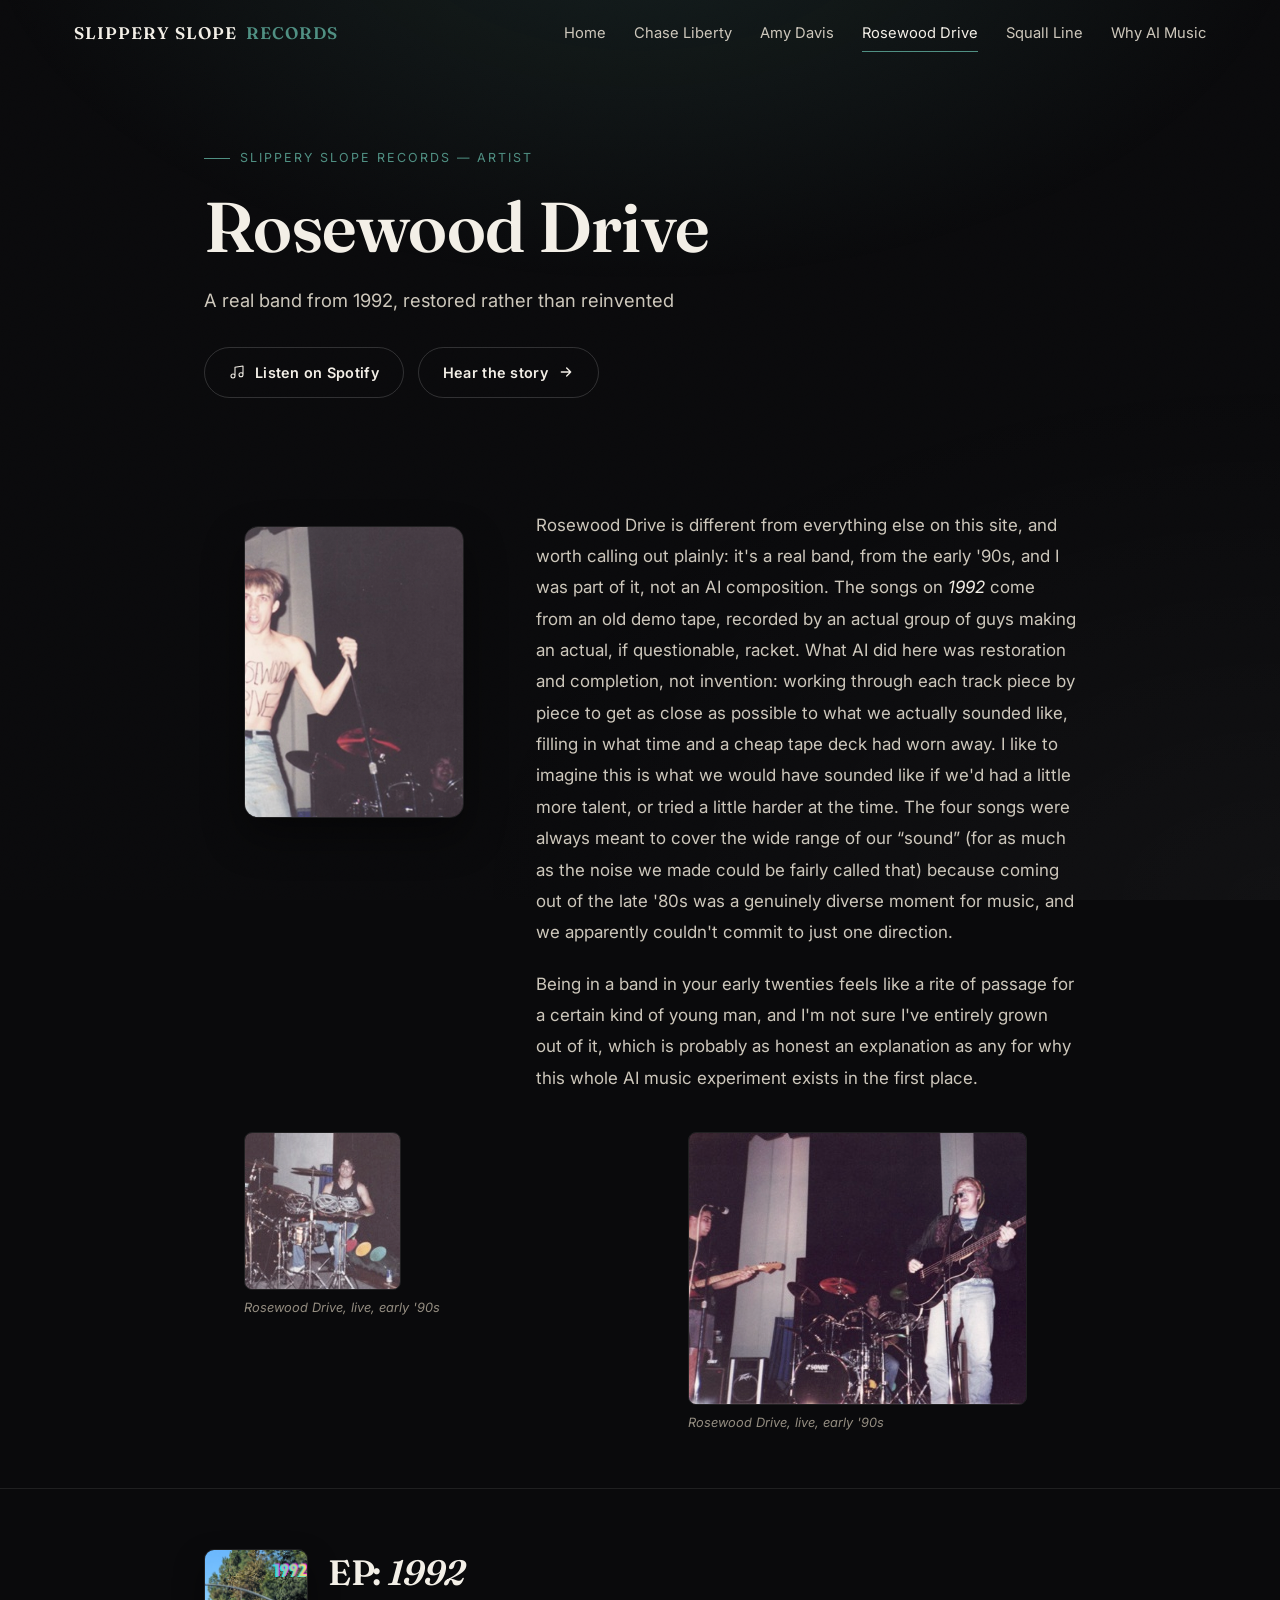
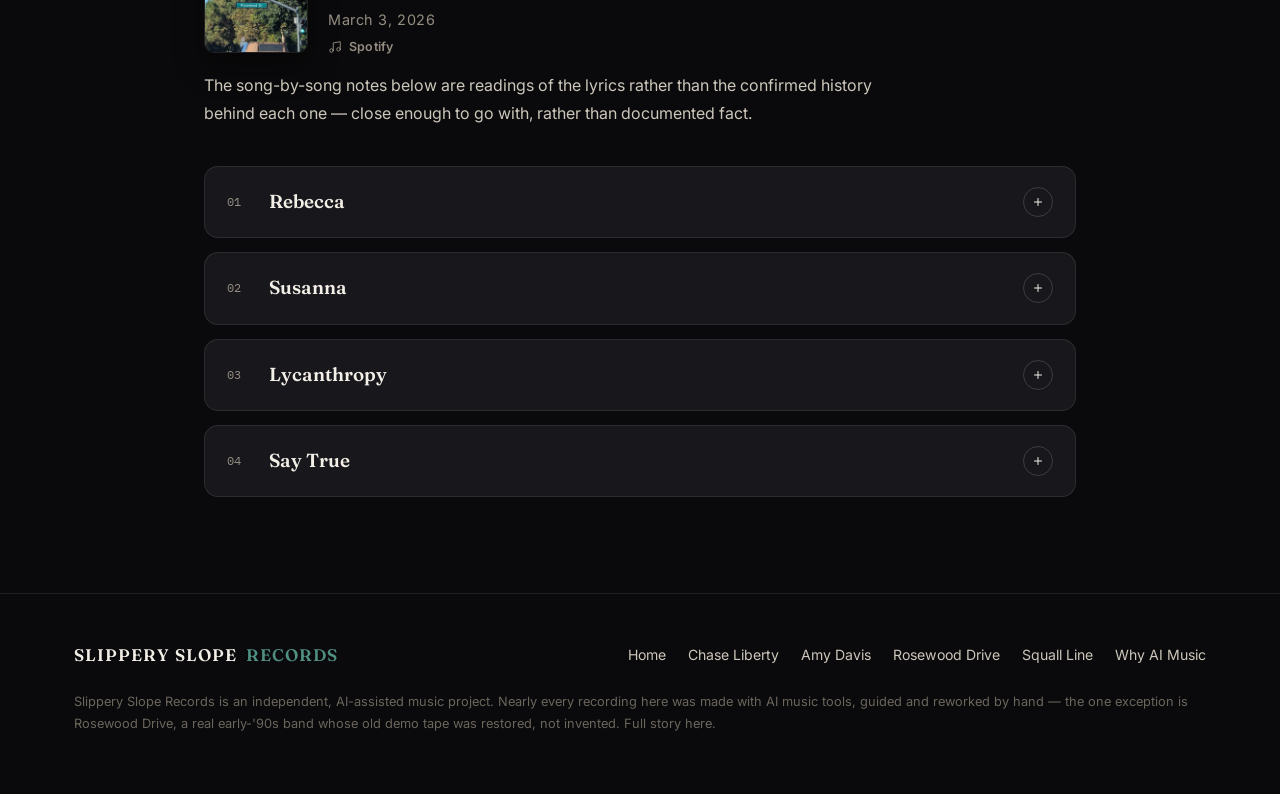
<file: rosewood-drive.html>
<!doctype html>
<html lang="en">
<head>
<meta charset="utf-8">
<meta name="viewport" content="width=device-width, initial-scale=1">
<title>Rosewood Drive — Slippery Slope Records</title>
<meta name="description" content="Rosewood Drive: A real band from 1992, restored rather than reinvented. An artist on Slippery Slope Records.">
<link rel="icon" href="data:,">
<link rel="preconnect" href="https://fonts.googleapis.com">
<link rel="preconnect" href="https://fonts.gstatic.com" crossorigin>
<link href="https://fonts.googleapis.com/css2?family=Fraunces:ital,wght@0,400;0,500;0,600;0,700;1,500&family=Inter:wght@400;500;600;700&family=IBM+Plex+Mono:wght@400;500&display=swap" rel="stylesheet">
<link rel="stylesheet" href="assets/css/style.css">
</head>
<body data-artist="rosewood">
<a class="skip-link" href="#main">Skip to content</a>
<header class="site-header">
  <div class="container container--wide">
    <a href="index.html" class="wordmark">Slippery Slope <span class="dot">Records</span></a>
    <nav class="nav-links">
      <a href="index.html" data-page="index.html">Home</a>
      <a href="chase-liberty.html" data-page="chase-liberty.html">Chase Liberty</a>
      <a href="amy-davis.html" data-page="amy-davis.html">Amy Davis</a>
      <a href="rosewood-drive.html" data-page="rosewood-drive.html" class="active">Rosewood Drive</a>
      <a href="squall-line.html" data-page="squall-line.html">Squall Line</a>
      <a href="why-ai-music.html" data-page="why-ai-music.html">Why AI Music</a>
    </nav>
    <button class="nav-toggle" aria-label="Toggle menu" aria-expanded="false"><span></span></button>
  </div>
  <div class="nav-scrim"></div>
</header>
<main id="main">
  <section class="hero hero--artist">
    <div class="container">
      <div class="kicker reveal">Slippery Slope Records — Artist</div>
      <h1 class="reveal">Rosewood Drive</h1>
      <p class="lede reveal">A real band from 1992, restored rather than reinvented</p>
      <div class="hero-meta reveal">
        <a class="btn btn-ghost" href="https://open.spotify.com/artist/2OChmuj8sL6zraf4XyUYOp" target="_blank" rel="noopener"><svg viewBox="0 0 24 24" fill="none" xmlns="http://www.w3.org/2000/svg"><path d="M9 18V5l12-2v13M9 18a3 3 0 1 1-6 0 3 3 0 0 1 6 0Zm12-2a3 3 0 1 1-6 0 3 3 0 0 1 6 0Z" stroke="currentColor" stroke-width="1.6" stroke-linecap="round" stroke-linejoin="round"/></svg>Listen on Spotify</a>
        <a class="btn btn-ghost" href="#1992">Hear the story <svg viewBox="0 0 24 24" fill="none" xmlns="http://www.w3.org/2000/svg"><path d="M5 12H19M19 12L13 6M19 12L13 18" stroke="currentColor" stroke-width="2" stroke-linecap="round" stroke-linejoin="round"/></svg></a>
      </div>
    </div>
  </section>

  <section class="section section--tight">
    <div class="container">
      <div class="bio-block reveal">
        <figure class="bio-photo reveal">
          <img src="assets/img/rosewood-drive-profile.jpg" alt="Rosewood Drive performing live, early '90s" loading="lazy" style="object-position:left center;">
        </figure>
        <div class="prose">
          <p>Rosewood Drive is different from everything else on this site, and worth calling out plainly: it's a real band, from the early '90s, and I was part of it, not an AI composition. The songs on <em>1992</em> come from an old demo tape, recorded by an actual group of guys making an actual, if questionable, racket. What AI did here was restoration and completion, not invention: working through each track piece by piece to get as close as possible to what we actually sounded like, filling in what time and a cheap tape deck had worn away. I like to imagine this is what we would have sounded like if we'd had a little more talent, or tried a little harder at the time. The four songs were always meant to cover the wide range of our “sound” (for as much as the noise we made could be fairly called that) because coming out of the late '80s was a genuinely diverse moment for music, and we apparently couldn't commit to just one direction.</p>
<p>Being in a band in your early twenties feels like a rite of passage for a certain kind of young man, and I'm not sure I've entirely grown out of it, which is probably as honest an explanation as any for why this whole AI music experiment exists in the first place.</p>
        </div>
      </div>
      <div class="track-photos"><figure class="track-photo">
          <img src="assets/img/rosewood-drive-drums.jpg" alt="Rosewood Drive, live, early '90s" loading="lazy">
          <figcaption>Rosewood Drive, live, early '90s</figcaption>
        </figure><figure class="track-photo">
          <img src="assets/img/rosewood-drive-live.jpg" alt="Rosewood Drive, live, early '90s" loading="lazy">
          <figcaption>Rosewood Drive, live, early '90s</figcaption>
        </figure></div>
    </div>
  </section>

  <section class="album" id="1992">
    <div class="container">
      <div class="album-head reveal">
        <div class="album-cover">
          <img src="assets/img/rosewood-drive-1992-cover.jpg" alt="Cover art for 1992" loading="lazy">
        </div>
        <div class="album-head-text">
          <h2>EP: <em>1992</em></h2>
          <span class="album-date">March 3, 2026</span>
          <a class="track-spotify" href="https://open.spotify.com/album/7tLEnitfiXD6Wcm1boY47G" target="_blank" rel="noopener"><svg viewBox="0 0 24 24" fill="none" xmlns="http://www.w3.org/2000/svg"><path d="M9 18V5l12-2v13M9 18a3 3 0 1 1-6 0 3 3 0 0 1 6 0Zm12-2a3 3 0 1 1-6 0 3 3 0 0 1 6 0Z" stroke="currentColor" stroke-width="1.6" stroke-linecap="round" stroke-linejoin="round"/></svg><span class="label">Spotify</span></a>
        </div>
      </div>
      <div class="album-intro reveal">
        <p>The song-by-song notes below are readings of the lyrics rather than the confirmed history behind each one — close enough to go with, rather than documented fact.</p>
      </div>
      <div class="tracklist">
      <article class="track reveal" data-open="false">
        <button class="track-head" aria-expanded="false">
          <span class="track-num">01</span>
          <span class="track-title-wrap">
            <span class="track-title">Rebecca</span>
            
          </span>
          <span class="track-toggle-icon"><svg viewBox="0 0 24 24" fill="none" xmlns="http://www.w3.org/2000/svg"><path d="M12 5V19M5 12H19" stroke="currentColor" stroke-width="2" stroke-linecap="round"/></svg></span>
        </button>
        <div class="track-body">
          <div class="track-body-inner">
            <div class="track-tabs">
              <div class="track-tabs-group"><button class="track-tab is-active" data-panel="story">The Story</button><button class="track-tab" data-panel="lyrics">Lyrics</button></div>
              <a class="track-spotify" href="https://open.spotify.com/track/6FMWXIug2T3D358D5W1alI" target="_blank" rel="noopener"><svg viewBox="0 0 24 24" fill="none" xmlns="http://www.w3.org/2000/svg"><path d="M9 18V5l12-2v13M9 18a3 3 0 1 1-6 0 3 3 0 0 1 6 0Zm12-2a3 3 0 1 1-6 0 3 3 0 0 1 6 0Z" stroke="currentColor" stroke-width="1.6" stroke-linecap="round" stroke-linejoin="round"/></svg><span class="label">Spotify</span></a>
            </div>
            <div class="track-panels">
              <div class="track-panel is-active" data-panel="story">
            <div class="track-story"><p>A song about someone who spent years holding a brave face together while quietly falling apart underneath it.</p></div>
            
          </div>
          <div class="track-panel" data-panel="lyrics"><div class="lyrics">She told me that she'd remain
But she's flown away over the years
She's covered over now with pain
Day to day with those tears

How they lied
But she still tried
She has to keep it all inside
No matter what it takes
She's gonna be the very best
Until the day she breaks

Rebecca
Rebecca

So full of joy when she was small
And she never had a care
I should have known that she would fall
I only wish I had been there

[repeat chorus]</div></div>
            </div>
          </div>
        </div>
      </article>
      <article class="track reveal" data-open="false">
        <button class="track-head" aria-expanded="false">
          <span class="track-num">02</span>
          <span class="track-title-wrap">
            <span class="track-title">Susanna</span>
            
          </span>
          <span class="track-toggle-icon"><svg viewBox="0 0 24 24" fill="none" xmlns="http://www.w3.org/2000/svg"><path d="M12 5V19M5 12H19" stroke="currentColor" stroke-width="2" stroke-linecap="round"/></svg></span>
        </button>
        <div class="track-body">
          <div class="track-body-inner">
            <div class="track-tabs">
              <div class="track-tabs-group"><button class="track-tab is-active" data-panel="story">The Story</button><button class="track-tab" data-panel="lyrics">Lyrics</button></div>
              <a class="track-spotify" href="https://open.spotify.com/track/4rB8zK5ncd3E7fiaTtmEsq" target="_blank" rel="noopener"><svg viewBox="0 0 24 24" fill="none" xmlns="http://www.w3.org/2000/svg"><path d="M9 18V5l12-2v13M9 18a3 3 0 1 1-6 0 3 3 0 0 1 6 0Zm12-2a3 3 0 1 1-6 0 3 3 0 0 1 6 0Z" stroke="currentColor" stroke-width="1.6" stroke-linecap="round" stroke-linejoin="round"/></svg><span class="label">Spotify</span></a>
            </div>
            <div class="track-panels">
              <div class="track-panel is-active" data-panel="story">
            <div class="track-story"><p>A moody song about a relationship built on assumptions instead of understanding, with a nod to the old folk standard “Oh! Susanna” in its refrain.</p></div>
            
          </div>
          <div class="track-panel" data-panel="lyrics"><div class="lyrics">Susie thinks she has the answers
Susie thinks that she has me
Susie takes it all for granted
Susie is a mystery
If she only had the answers
If our love was meant to be
If she really cared about it
She would mean much more to me

Oh, oh Susanna
Oh, oh

Susie thinks she can impress me
Susie thinks she's got it made
Susie tries up on my patience
Susie is never afraid
If she really could impress me
If the path was never strayed
If she really cared about it
I would change the choice I made

[repeat chorus]

Oh Susanna, don't you cry for me
That won't get me through the night
Oh Susanna, don't you cry for me
That won't get me
That won't get me through the night

[repeat verses/chorus]</div></div>
            </div>
          </div>
        </div>
      </article>
      <article class="track reveal" data-open="false">
        <button class="track-head" aria-expanded="false">
          <span class="track-num">03</span>
          <span class="track-title-wrap">
            <span class="track-title">Lycanthropy</span>
            
          </span>
          <span class="track-toggle-icon"><svg viewBox="0 0 24 24" fill="none" xmlns="http://www.w3.org/2000/svg"><path d="M12 5V19M5 12H19" stroke="currentColor" stroke-width="2" stroke-linecap="round"/></svg></span>
        </button>
        <div class="track-body">
          <div class="track-body-inner">
            <div class="track-tabs">
              <div class="track-tabs-group"><button class="track-tab is-active" data-panel="story">The Story</button><button class="track-tab" data-panel="lyrics">Lyrics</button></div>
              <a class="track-spotify" href="https://open.spotify.com/track/6eiPp8EMybIOGHEkudvdPX" target="_blank" rel="noopener"><svg viewBox="0 0 24 24" fill="none" xmlns="http://www.w3.org/2000/svg"><path d="M9 18V5l12-2v13M9 18a3 3 0 1 1-6 0 3 3 0 0 1 6 0Zm12-2a3 3 0 1 1-6 0 3 3 0 0 1 6 0Z" stroke="currentColor" stroke-width="1.6" stroke-linecap="round" stroke-linejoin="round"/></svg><span class="label">Spotify</span></a>
            </div>
            <div class="track-panels">
              <div class="track-panel is-active" data-panel="story">
            <div class="track-story"><p>Desire as transformation, the werewolf myth as a stand-in for wanting someone so badly it feels like losing control of yourself.</p></div>
            
          </div>
          <div class="track-panel" data-panel="lyrics"><div class="lyrics">Losing shape
Losing memory
Taking strength from the moon
Shutting down
Ripping through my body
All I want is you
All I want is you

Yeah! Yeah! Yeah! Whoa-oh-oh-oh

Can't resist
Never free
See the face in the moon
Now the wolf
Taking over me
All I want is you
All I want is you

[repeat]</div></div>
            </div>
          </div>
        </div>
      </article>
      <article class="track reveal" data-open="false">
        <button class="track-head" aria-expanded="false">
          <span class="track-num">04</span>
          <span class="track-title-wrap">
            <span class="track-title">Say True</span>
            
          </span>
          <span class="track-toggle-icon"><svg viewBox="0 0 24 24" fill="none" xmlns="http://www.w3.org/2000/svg"><path d="M12 5V19M5 12H19" stroke="currentColor" stroke-width="2" stroke-linecap="round"/></svg></span>
        </button>
        <div class="track-body">
          <div class="track-body-inner">
            <div class="track-tabs">
              <div class="track-tabs-group"><button class="track-tab is-active" data-panel="story">The Story</button><button class="track-tab" data-panel="lyrics">Lyrics</button></div>
              <a class="track-spotify" href="https://open.spotify.com/track/3WRjpCX6vNSzVbGHvrkraT" target="_blank" rel="noopener"><svg viewBox="0 0 24 24" fill="none" xmlns="http://www.w3.org/2000/svg"><path d="M9 18V5l12-2v13M9 18a3 3 0 1 1-6 0 3 3 0 0 1 6 0Zm12-2a3 3 0 1 1-6 0 3 3 0 0 1 6 0Z" stroke="currentColor" stroke-width="1.6" stroke-linecap="round" stroke-linejoin="round"/></svg><span class="label">Spotify</span></a>
            </div>
            <div class="track-panels">
              <div class="track-panel is-active" data-panel="story">
            <div class="track-story"><p>A plea for honesty in a relationship on shaky ground, giving someone one more chance to just be straight with you.</p></div>
            
          </div>
          <div class="track-panel" data-panel="lyrics"><div class="lyrics">Give me one more chance
And then you can go away
I know what you're going to say
[whispered echo] I know what you're going to say
Until you come again
A part of the hallucination
I know what I ought to say
I know what I ought to say

Save yourself the chance
Take what has been given you
All that you can see is true
All that you can see is true
Save yourself again
Get back to your destination
All you have to be is true
All you have to be is true

Say true
Say true
Say true
Say true

[repeat]</div></div>
            </div>
          </div>
        </div>
      </article>
      </div>
    </div>
  </section>
</main>
<footer class="site-footer">
  <div class="container container--wide">
    <div class="footer-grid">
      <a href="index.html" class="wordmark">Slippery Slope <span class="dot">Records</span></a>
      <nav class="footer-nav">
        <a href="index.html">Home</a>
        <a href="chase-liberty.html">Chase Liberty</a>
        <a href="amy-davis.html">Amy Davis</a>
        <a href="rosewood-drive.html">Rosewood Drive</a>
        <a href="squall-line.html">Squall Line</a>
        <a href="why-ai-music.html">Why AI Music</a>
      </nav>
    </div>
    <p class="footer-fine">Slippery Slope Records is an independent, AI-assisted music project. Nearly every recording here was made with AI music tools, guided and reworked by hand — the one exception is Rosewood Drive, a real early-'90s band whose old demo tape was restored, not invented. <a href="why-ai-music.html">Full story here</a>.</p>
  </div>
</footer>
<button class="to-top" aria-label="Back to top"><svg viewBox="0 0 24 24" fill="none" xmlns="http://www.w3.org/2000/svg"><path d="M12 19V5M12 5L6 11M12 5L18 11" stroke="currentColor" stroke-width="2" stroke-linecap="round" stroke-linejoin="round"/></svg></button>
<script src="assets/js/main.js"></script>
</body>
</html>
</file>
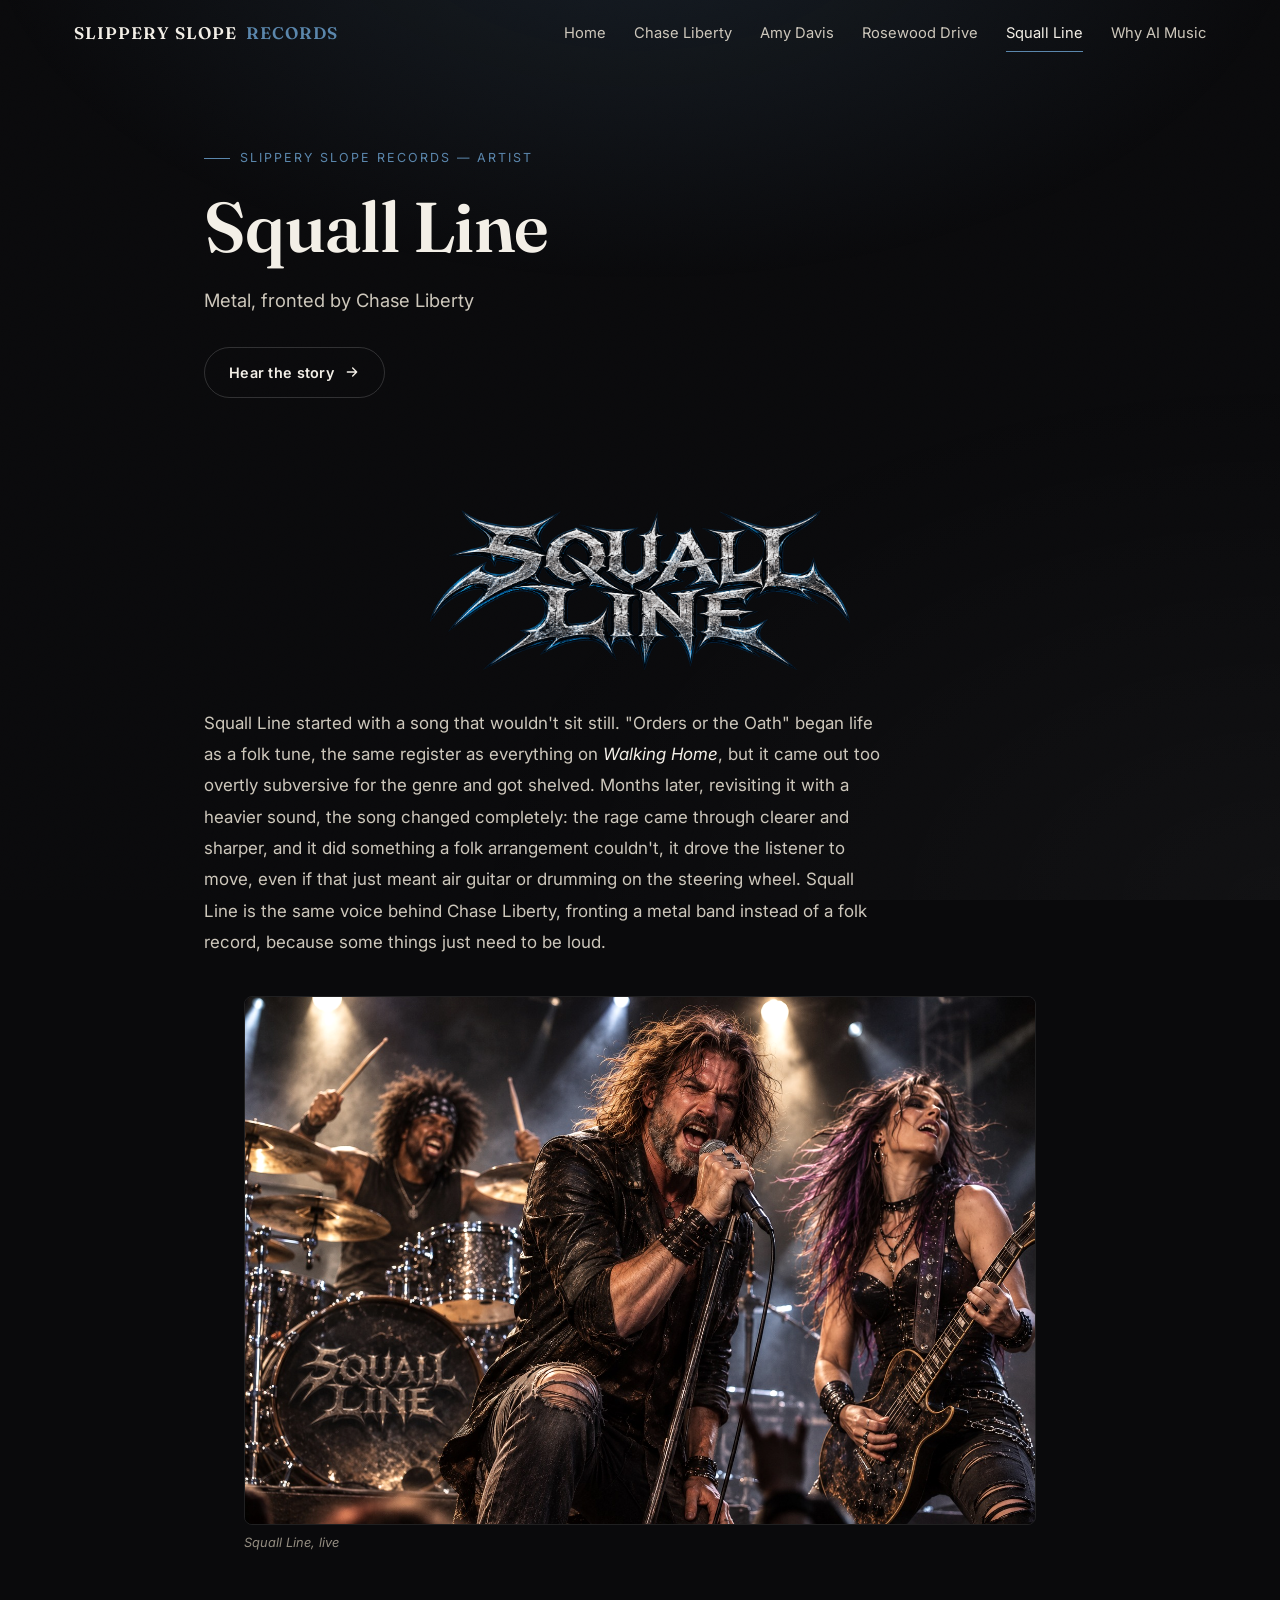
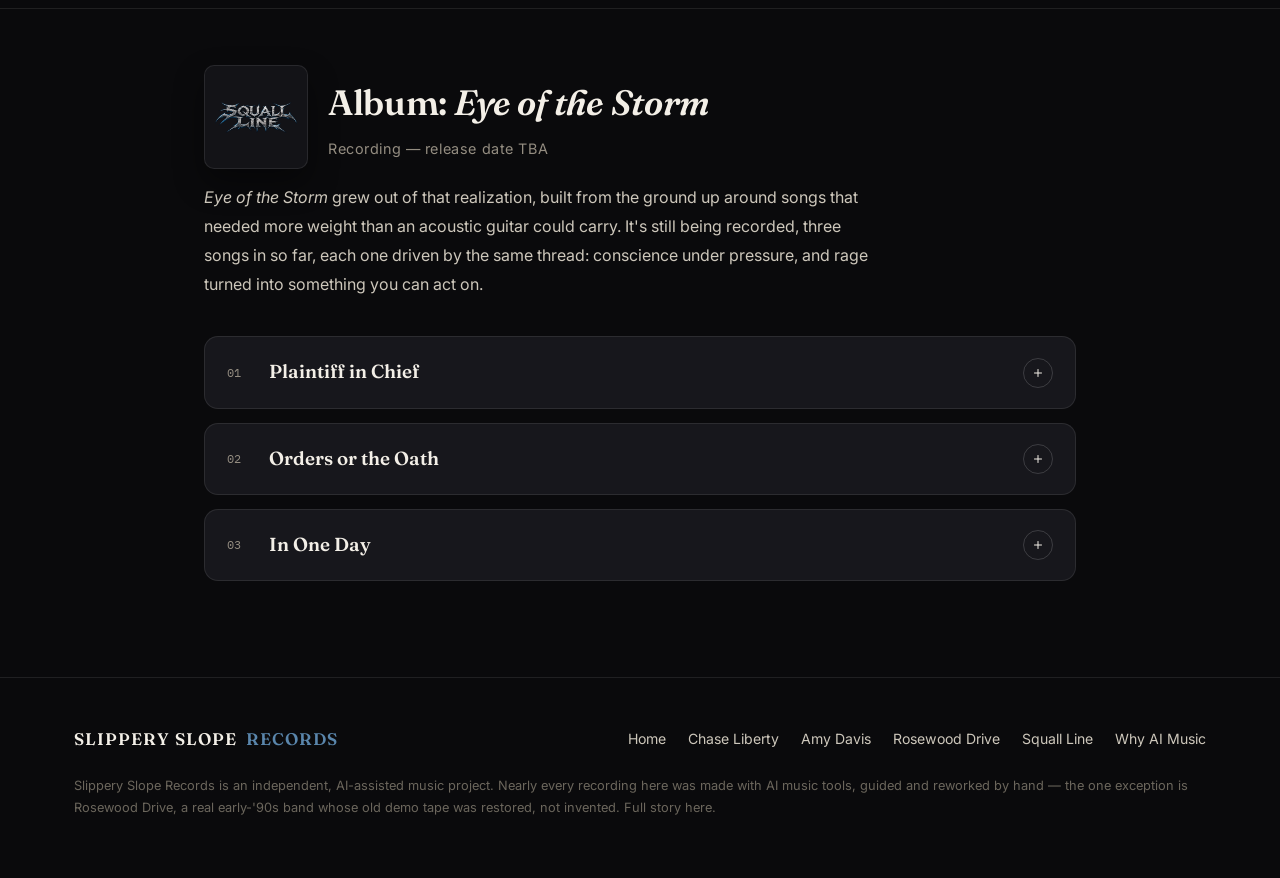
<file: squall-line.html>
<!doctype html>
<html lang="en">
<head>
<meta charset="utf-8">
<meta name="viewport" content="width=device-width, initial-scale=1">
<title>Squall Line — Slippery Slope Records</title>
<meta name="description" content="Squall Line: metal, fronted by Chase Liberty. An artist on Slippery Slope Records.">
<link rel="icon" href="data:,">
<link rel="preconnect" href="https://fonts.googleapis.com">
<link rel="preconnect" href="https://fonts.gstatic.com" crossorigin>
<link href="https://fonts.googleapis.com/css2?family=Fraunces:ital,wght@0,400;0,500;0,600;0,700;1,500&family=Inter:wght@400;500;600;700&family=IBM+Plex+Mono:wght@400;500&display=swap" rel="stylesheet">
<link rel="stylesheet" href="assets/css/style.css">
</head>
<body data-artist="squall">
<a class="skip-link" href="#main">Skip to content</a>
<header class="site-header">
  <div class="container container--wide">
    <a href="index.html" class="wordmark">Slippery Slope <span class="dot">Records</span></a>
    <nav class="nav-links">
      <a href="index.html" data-page="index.html">Home</a>
      <a href="chase-liberty.html" data-page="chase-liberty.html">Chase Liberty</a>
      <a href="amy-davis.html" data-page="amy-davis.html">Amy Davis</a>
      <a href="rosewood-drive.html" data-page="rosewood-drive.html">Rosewood Drive</a>
      <a href="squall-line.html" data-page="squall-line.html" class="active">Squall Line</a>
      <a href="why-ai-music.html" data-page="why-ai-music.html">Why AI Music</a>
    </nav>
    <button class="nav-toggle" aria-label="Toggle menu" aria-expanded="false"><span></span></button>
  </div>
  <div class="nav-scrim"></div>
</header>
<main id="main">
  <section class="hero hero--artist">
    <div class="container">
      <div class="kicker reveal">Slippery Slope Records — Artist</div>
      <h1 class="reveal">Squall Line</h1>
      <p class="lede reveal">Metal, fronted by Chase Liberty</p>
      <div class="hero-meta reveal">
        <a class="btn btn-ghost" href="#eye-of-the-storm">Hear the story <svg viewBox="0 0 24 24" fill="none" xmlns="http://www.w3.org/2000/svg"><path d="M5 12H19M19 12L13 6M19 12L13 18" stroke="currentColor" stroke-width="2" stroke-linecap="round" stroke-linejoin="round"/></svg></a>
      </div>
    </div>
  </section>

  <section class="section section--tight">
    <div class="container">
      <div class="bio-block bio-block--logo reveal">
        <div class="bio-logo">
          <img src="assets/img/squall-line-logo.png" alt="Squall Line" loading="lazy">
        </div>
        <div class="prose">
          <p>Squall Line started with a song that wouldn't sit still. "Orders or the Oath" began life as a folk tune, the same register as everything on <em>Walking Home</em>, but it came out too overtly subversive for the genre and got shelved. Months later, revisiting it with a heavier sound, the song changed completely: the rage came through clearer and sharper, and it did something a folk arrangement couldn't, it drove the listener to move, even if that just meant air guitar or drumming on the steering wheel. Squall Line is the same voice behind <a href="chase-liberty.html">Chase Liberty</a>, fronting a metal band instead of a folk record, because some things just need to be loud.</p>
        </div>
      </div>
      <div class="track-photos"><figure class="track-photo">
          <img src="assets/img/squall-line-live.jpg" alt="Squall Line performing live" loading="lazy">
          <figcaption>Squall Line, live</figcaption>
        </figure></div>
    </div>
  </section>

  <section class="album" id="eye-of-the-storm">
    <div class="container">
      <div class="album-head reveal">
        <div class="album-cover album-cover--logo">
          <img src="assets/img/squall-line-logo.png" alt="Squall Line" loading="lazy">
        </div>
        <div class="album-head-text">
          <h2>Album: <em>Eye of the Storm</em></h2>
          <span class="album-date">Recording — release date TBA</span>
        </div>
      </div>
      <div class="album-intro reveal">
        <p><em>Eye of the Storm</em> grew out of that realization, built from the ground up around songs that needed more weight than an acoustic guitar could carry. It's still being recorded, three songs in so far, each one driven by the same thread: conscience under pressure, and rage turned into something you can act on.</p>
      </div>
      <div class="tracklist">
      <article class="track reveal" data-open="false">
        <button class="track-head" aria-expanded="false">
          <span class="track-num">01</span>
          <span class="track-title-wrap">
            <span class="track-title">Plaintiff in Chief</span>

          </span>
          <span class="track-toggle-icon"><svg viewBox="0 0 24 24" fill="none" xmlns="http://www.w3.org/2000/svg"><path d="M12 5V19M5 12H19" stroke="currentColor" stroke-width="2" stroke-linecap="round"/></svg></span>
        </button>
        <div class="track-body">
          <div class="track-body-inner">
            <div class="track-tabs">
              <div class="track-tabs-group"><button class="track-tab is-active" data-panel="story">The Story</button><button class="track-tab" data-panel="lyrics">Lyrics</button></div>
            </div>
            <div class="track-panels">
              <div class="track-panel is-active" data-panel="story">
            <div class="track-story"><p>In May of 2026, the President of the United States sued his own IRS for ten billion dollars over the 2019 leak of his tax returns. He filed it in his personal capacity. His own Justice Department argued the other side. Months later, with the judge days away from ruling on whether the whole thing was even a real case, he dropped the suit in exchange for an apology, a $1.776 billion “Anti-Weaponization Fund” paid out of the Treasury Judgment Fund, and — attached the next day, after the headlines had moved on — a waiver that forever barred the IRS from pursuing any pre-May-eighteenth tax matter involving him, his sons, or his businesses.</p>
<p>That number is not an accident. 1.776 billion. The same four digits we were raised to associate with a declaration that no man is a king.</p>
<p>I didn't want to be subtle about this one. I also didn't want to just scream a name at the audience. Nobody needs me to tell them who the king is. So I built the whole song around a courthouse and a throne room and let the listener do the pointing.</p>
<p>The hook came in one piece, before anything else: only guilty men ask for immunity. Everything else had to earn its place against that line. The first chorus stays with the court itself — he holds the court and the key, he calls captivity our gain. The second moves to the immunity clause as a key of its own, unlocking “every cell he knew he'd see.” That verb matters. Not feared. Knew.</p>
<p>The whole song is loud, and I needed the loudest moment to be the quietest one. In the bridge, the band drops out completely and the acoustic reads the waiver into the record like a verdict: “Forever barred. Forever precluded.” Then the question nobody in the settlement had to answer: “verdicts come from juries, the jury wasn't there.” The build out of that silence asks the only honest follow-up — so tell me again how you have nothing to hide, when the only safe room is the ballroom locked from the inside.</p>
<p>Musically, this one borrows as much from noir jazz as it does from metal, which isn't a pairing we'd tried before. A muted, smoky horn line runs underneath the verses like a courtroom score, brushed-sounding percussion standing in for someone pacing a hallway, before the full weight of the band slams back in for the chorus. It's an odd combination on paper, but it fit the subject: something cool and watchful under all that rage, like the band itself is building a case.</p>
<p>The song ends on “we'll pry it from his tiny hand.” I know. But if we're going to be honest about who we're singing to, we may as well be honest about his hands.</p></div>

          </div>
          <div class="track-panel" data-panel="lyrics"><div class="lyrics">He filed it cold. He filed it twice —
Plaintiff against the country, same hand on both sides.
“Personal capacity” — read it in the docket.
The man on trial signed the warrant in his pocket.
Ten billion in the asking — the asking was a stage.
The actor was the audience. The audience would pay.
Both rooms billed to the same purse below.
Neither side denied because both already know.
Look at the math. Look at the math.
Plaintiff, defendant, verdict — all on the same path.

Only guilty men ask for immunity.
Only kings hold the court AND the key.
Seventeen seventy-six bent into a chain.
He calls captivity our gain.

Dropped it Monday before the judge could rule.
Stole an apology. Played the public for a fool.
One-point-seven-seven-six of the taxpayer's purse.
Signed the Founders' names and stamped them with a curse.
Tuesday after Monday, headlines moving on.
They quietly attached a waiver — and the waiver was the con.

Only guilty men ask for immunity.
Only kings rewrite the law and call it liberty.
Seventeen seventy-six twisted into a key —
Unlocking every cell he knew he'd see.

They read it like a verdict. They read it like a prayer.
Verdicts come from juries. The jury wasn't there.
“Forever barred. Forever precluded” — every claim, every charge.
Every matter dated before May goes dark.
That isn't justice. That's a man who feared the worst.
And he sealed the door behind him first.
So tell me again how you have nothing to hide —
When the only safe room is the ballroom locked from the inside.

Only guilty men ask for immunity.
Only kings make the cage and keep the key.
Seventeen seventy-six was a promise, not a brand.
We'll pry it from his tiny hand.

Seventeen seventy-six…
Seventeen seventy-six…</div></div>
            </div>
          </div>
        </div>
      </article>
      <article class="track reveal" data-open="false">
        <button class="track-head" aria-expanded="false">
          <span class="track-num">02</span>
          <span class="track-title-wrap">
            <span class="track-title">Orders or the Oath</span>

          </span>
          <span class="track-toggle-icon"><svg viewBox="0 0 24 24" fill="none" xmlns="http://www.w3.org/2000/svg"><path d="M12 5V19M5 12H19" stroke="currentColor" stroke-width="2" stroke-linecap="round"/></svg></span>
        </button>
        <div class="track-body">
          <div class="track-body-inner">
            <div class="track-tabs">
              <div class="track-tabs-group"><button class="track-tab is-active" data-panel="story">The Story</button><button class="track-tab" data-panel="lyrics">Lyrics</button></div>
            </div>
            <div class="track-panels">
              <div class="track-panel is-active" data-panel="story">
            <div class="track-story"><p>This one started life as a folk song, with some glitch and dub textures under it. Immigration enforcement was ramping up, and I kept thinking about the officers being sent to the doors. Every one of them swore an oath at some point, and that oath was to a document, not to a person. So what does a decent cop do when the orders and the oath stop pointing the same way? The first version asked that question gently. It had a kid's drawing on the fridge, a badge getting heavier, and a chorus that turned the question back on the listener: where do you draw your line?</p>
<p>When we started building the metal record, it was the first song I wanted to run back through the machine. A person's conscience pushing against an institution is exactly what this band is for. The acoustic guitar is the person, and everything behind them is the weight bearing down.</p>
<p>The first metal pass didn't work. It sounded big, but it had a crowd singing the chorus, and the whole thing came out like a beer commercial. A song about one person standing alone can't be sung by a crowd. The group vocals came out that day and haven't been back on this album since.</p>
<p>The bigger change came when I realized the song was still too polite. This isn't someone wrestling with conscience anymore — this is someone who believed every word and got burned for it. That isn't a moral debate. That's betrayal. So we threw out almost everything except the central question and one line I wouldn't give up: “Constitution or command, which one's clearer?”</p>
<p>The rewrite starts in the middle of the storm, with no quiet intro to ease you in. The acoustic doesn't lay the foundation this time — it cuts in late, like a conscience showing up after the fact. Then the band drops out completely and it's just voice and guitar: “I'm taking my hands back.” That's the turn. The original chorus asked where you draw your line. By the last chorus, the question's already answered: “Here is where I draw my line.”</p>
<p>It ends twice. The first time is quiet, almost a statement for the record: the oath was to the Constitution, “not to one man's command.” Then the band comes back and says it again at full force, and one guy in the band shouts the last word with him. One voice, not a crowd. That felt like the right amount of company for a decision like that.</p></div>

          </div>
          <div class="track-panel" data-panel="lyrics"><div class="lyrics">The uniform fits different now,
Heavy with the names I'll never know.
I signed my name beneath the flag—
Not under any man, not for this shit show.
They sold me on a country I believed in,
Then handed me a list of who to bleed.

I was the kid with hand on heart,
The one who took the words for true.
I came to stand between the weak and wrong—
Now I'm the wrong, dressed up in red, white, blue.
Every door I split, I split a father's house,
I'm the bruise on the body I was sworn to.

I took an oath, you broke the deal,
Sold my hands to wear a brand I cannot feel.
You can have the badge, you can have the name—
You don't get to call me the same.
The orders or the oath—
Tell me where you draw your line.

Some mornings now I pause before the mirror,
Constitution or command—which one's clearer?
The face that stares back doesn't know my name,
He wears my uniform but he's not the same.
I remember the kid who raised his hand and swore—
He'd be ashamed of what his hand is fighting for.

I took an oath. You broke it first.
You changed the meaning of the words.
You made a weapon of my hands—
I'm taking my hands back.
I'm taking my hands back.
I'm taking my hands back.

I took an oath, you broke the deal,
Stole my hands to wear a brand I never chose.
You can keep the badge, you can keep the name—
I am not the same.
The orders or the oath—
Here is where I draw my line.

The next time orders come for blood,
Some will keep still their hands
The oath was to the Constitution—
Not to one man's command.
Not to one man's
command.</div></div>
            </div>
          </div>
        </div>
      </article>
      <article class="track reveal" data-open="false">
        <button class="track-head" aria-expanded="false">
          <span class="track-num">03</span>
          <span class="track-title-wrap">
            <span class="track-title">In One Day</span>

          </span>
          <span class="track-toggle-icon"><svg viewBox="0 0 24 24" fill="none" xmlns="http://www.w3.org/2000/svg"><path d="M12 5V19M5 12H19" stroke="currentColor" stroke-width="2" stroke-linecap="round"/></svg></span>
        </button>
        <div class="track-body">
          <div class="track-body-inner">
            <div class="track-tabs">
              <div class="track-tabs-group"><button class="track-tab is-active" data-panel="story">The Story</button><button class="track-tab" data-panel="lyrics">Lyrics</button></div>
            </div>
            <div class="track-panels">
              <div class="track-panel is-active" data-panel="story">
            <div class="track-story"><p>On October 15th, a sixteen-year-old shot his way through the locked doors of Silver Rail Elementary in Bend, here in Oregon. Three children and a teacher didn't go home. A man who saw him go in followed him inside, carrying a gun of his own, and the shooting stopped there.</p>
<p>That's what I came for. What I couldn't get past was everything around it. A roller coaster had come off its rails. A bank paid a fine and nobody went to jail. Social Security went up by a few dollars. An ambassador resigned in a misconduct scandal. Federal agents searched a congresswoman's home. The President flew to a rally in a jet a foreign royal family gave him. Somewhere in Yemen, 800,000 people were cut off from food. The House race map scrolled across the bottom of the screen the whole time. Every one of those got the same voice, the same smile and the same thirty seconds before the break.</p>
<p>That's the song. It isn't about one tragedy. It's about a news cycle that puts dead children and a stock dip on the same shelf and calls it a day.</p>
<p>My first instinct was to tell it gently, the way a folk singer would. It came out sounding like a country singer standing in front of a metal band, which was exactly wrong. You don't sing this one politely. So it kept getting faster, heavier and angrier until it sounded like what it was about.</p>
<p>A few choices mattered more than the rest. Silver Rail sits in the third verse, buried between a market panic and a missile strike, because that's where the news put it. I wanted that to sting. I also wanted to be honest about the man who stopped the shooter without turning it into a hero story: “Two armed men through the same school door.” Both of them carried a gun through that door, and the song leaves that there without telling you how to feel about it.</p>
<p>The song only slows down once, in the bridge, for the person the cameras never show: “Somewhere a mother waits by the phone, / For a name that's never coming home.”</p>
<p>Then it ends the way the broadcast does: “That's the news, good night. We'll do it all again tomorrow.” Except here it's screamed, because the worst part isn't that it happened. It's that tomorrow it will happen again.</p></div>

          </div>
          <div class="track-panel" data-panel="lyrics"><div class="lyrics">A coaster flies right off the rails,
Bank of America pays, nobody goes to jail.
Social Security ticks up a dime,
Ambassador's out, misconduct, right on time.

In one day (in one day)
They bury it in the scroll.
In one day (in one day)
The dead, the Dow, the polls.
Cut to weather, cut to break,
How much more can one day take?

Feds tear through Omar's home,
Trump rides a Qatari throne.
Mother of all bombs on Iran's map,
Yemen's starving fall through the gap.

In one day (in one day)
They bury it in the scroll.
In one day (in one day)
The dead, the Dow, the polls.
Cut to weather, cut to break,
How much more can one day take?

Troops shipped south on the drug-war lie,
Aramco's tower burning high,
One word, "Yikes," and the markets bleed,
The House race crawls across the feed.
Gunfire in the halls of Silver Rail,
Three kids and a teacher, just another tale.
Two armed men through the same school door,
Cut to the break. Who's keeping score?

Same voice, same smile, same chair,
The bombs, the bank, the prayer.
Somewhere a mother waits by the phone,
For a name that's never coming home.
Never coming home!

In one day (IN ONE DAY)
They bury it in the scroll.
In one day (IN ONE DAY)
The dead, the Dow, the polls.
Cut to weather, cut to break,
Tell me what one day can take!

That's the news, good night,
Swallow it down and turn out the light.
We'll do it all again tomorrow.

That's the news, good night,
Swallow it down and turn out the light!
We'll do it all again (AGAIN) tomorrow!</div></div>
            </div>
          </div>
        </div>
      </article>
      </div>
    </div>
  </section>
</main>
<footer class="site-footer">
  <div class="container container--wide">
    <div class="footer-grid">
      <a href="index.html" class="wordmark">Slippery Slope <span class="dot">Records</span></a>
      <nav class="footer-nav">
        <a href="index.html">Home</a>
        <a href="chase-liberty.html">Chase Liberty</a>
        <a href="amy-davis.html">Amy Davis</a>
        <a href="rosewood-drive.html">Rosewood Drive</a>
        <a href="squall-line.html">Squall Line</a>
        <a href="why-ai-music.html">Why AI Music</a>
      </nav>
    </div>
    <p class="footer-fine">Slippery Slope Records is an independent, AI-assisted music project. Nearly every recording here was made with AI music tools, guided and reworked by hand — the one exception is Rosewood Drive, a real early-'90s band whose old demo tape was restored, not invented. <a href="why-ai-music.html">Full story here</a>.</p>
  </div>
</footer>
<button class="to-top" aria-label="Back to top"><svg viewBox="0 0 24 24" fill="none" xmlns="http://www.w3.org/2000/svg"><path d="M12 19V5M12 5L6 11M12 5L18 11" stroke="currentColor" stroke-width="2" stroke-linecap="round" stroke-linejoin="round"/></svg></button>
<script src="assets/js/main.js"></script>
</body>
</html>
</file>
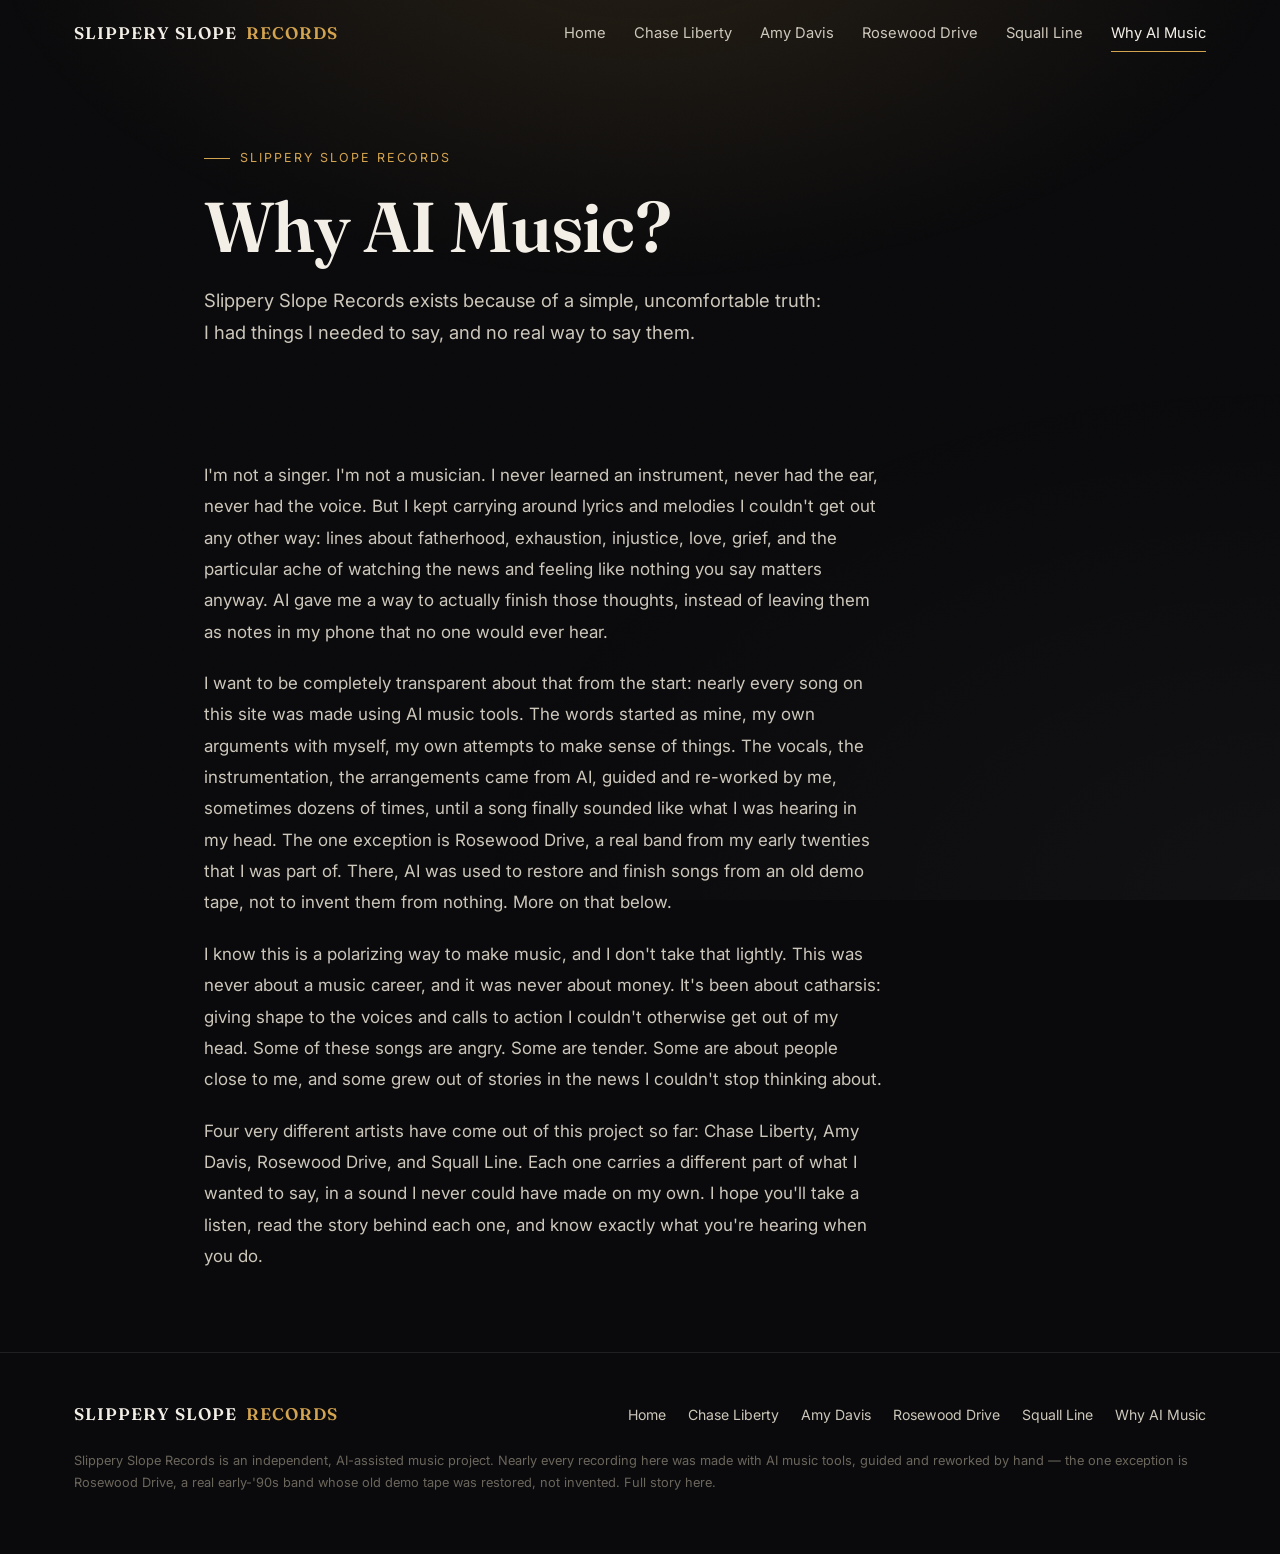
<file: why-ai-music.html>
<!doctype html>
<html lang="en">
<head>
<meta charset="utf-8">
<meta name="viewport" content="width=device-width, initial-scale=1">
<title>Why AI Music? — Slippery Slope Records</title>
<meta name="description" content="The honest story behind Slippery Slope Records: why nearly every song here was made with AI music tools, and what that does and doesn't mean.">
<link rel="icon" href="data:,">
<link rel="preconnect" href="https://fonts.googleapis.com">
<link rel="preconnect" href="https://fonts.gstatic.com" crossorigin>
<link href="https://fonts.googleapis.com/css2?family=Fraunces:ital,wght@0,400;0,500;0,600;0,700;1,500&family=Inter:wght@400;500;600;700&family=IBM+Plex+Mono:wght@400;500&display=swap" rel="stylesheet">
<link rel="stylesheet" href="assets/css/style.css">
</head>
<body>
<a class="skip-link" href="#main">Skip to content</a>
<header class="site-header">
  <div class="container container--wide">
    <a href="index.html" class="wordmark">Slippery Slope <span class="dot">Records</span></a>
    <nav class="nav-links">
      <a href="index.html" data-page="index.html">Home</a>
      <a href="chase-liberty.html" data-page="chase-liberty.html">Chase Liberty</a>
      <a href="amy-davis.html" data-page="amy-davis.html">Amy Davis</a>
      <a href="rosewood-drive.html" data-page="rosewood-drive.html">Rosewood Drive</a>
      <a href="squall-line.html" data-page="squall-line.html">Squall Line</a>
      <a href="why-ai-music.html" data-page="why-ai-music.html" class="active">Why AI Music</a>
    </nav>
    <button class="nav-toggle" aria-label="Toggle menu" aria-expanded="false"><span></span></button>
  </div>
  <div class="nav-scrim"></div>
</header>
<main id="main">
  <section class="hero hero--artist">
    <div class="container">
      <div class="kicker reveal">Slippery Slope Records</div>
      <h1 class="reveal">Why AI Music?</h1>
      <p class="lede reveal">Slippery Slope Records exists because of a simple, uncomfortable truth: I had things I needed to say, and no real way to say them.</p>
    </div>
  </section>

  <section class="section section--tight">
    <div class="container">
      <div class="prose reveal">
        <p>I'm not a singer. I'm not a musician. I never learned an instrument, never had the ear, never had the voice. But I kept carrying around lyrics and melodies I couldn't get out any other way: lines about fatherhood, exhaustion, injustice, love, grief, and the particular ache of watching the news and feeling like nothing you say matters anyway. AI gave me a way to actually finish those thoughts, instead of leaving them as notes in my phone that no one would ever hear.</p>
<p>I want to be completely transparent about that from the start: nearly every song on this site was made using AI music tools. The words started as mine, my own arguments with myself, my own attempts to make sense of things. The vocals, the instrumentation, the arrangements came from AI, guided and re-worked by me, sometimes dozens of times, until a song finally sounded like what I was hearing in my head. The one exception is Rosewood Drive, a real band from my early twenties that I was part of. There, AI was used to restore and finish songs from an old demo tape, not to invent them from nothing. More on that below.</p>
<p>I know this is a polarizing way to make music, and I don't take that lightly. This was never about a music career, and it was never about money. It's been about catharsis: giving shape to the voices and calls to action I couldn't otherwise get out of my head. Some of these songs are angry. Some are tender. Some are about people close to me, and some grew out of stories in the news I couldn't stop thinking about.</p>
<p>Four very different artists have come out of this project so far: Chase Liberty, Amy Davis, Rosewood Drive, and Squall Line. Each one carries a different part of what I wanted to say, in a sound I never could have made on my own. I hope you'll take a listen, read the story behind each one, and know exactly what you're hearing when you do.</p>
      </div>
    </div>
  </section>
</main>
<footer class="site-footer">
  <div class="container container--wide">
    <div class="footer-grid">
      <a href="index.html" class="wordmark">Slippery Slope <span class="dot">Records</span></a>
      <nav class="footer-nav">
        <a href="index.html">Home</a>
        <a href="chase-liberty.html">Chase Liberty</a>
        <a href="amy-davis.html">Amy Davis</a>
        <a href="rosewood-drive.html">Rosewood Drive</a>
        <a href="squall-line.html">Squall Line</a>
        <a href="why-ai-music.html">Why AI Music</a>
      </nav>
    </div>
    <p class="footer-fine">Slippery Slope Records is an independent, AI-assisted music project. Nearly every recording here was made with AI music tools, guided and reworked by hand — the one exception is Rosewood Drive, a real early-'90s band whose old demo tape was restored, not invented. <a href="why-ai-music.html">Full story here</a>.</p>
  </div>
</footer>
<button class="to-top" aria-label="Back to top"><svg viewBox="0 0 24 24" fill="none" xmlns="http://www.w3.org/2000/svg"><path d="M12 19V5M12 5L6 11M12 5L18 11" stroke="currentColor" stroke-width="2" stroke-linecap="round" stroke-linejoin="round"/></svg></button>
<script src="assets/js/main.js"></script>
</body>
</html>
</file>
<file: assets/css/style.css>
/* ==========================================================================
   Slippery Slope Records — shared stylesheet
   ========================================================================== */

:root{
  --bg:            #0a0a0c;
  --bg-raised:     #131317;
  --bg-card:       #17171c;
  --line:          rgba(255,255,255,.09);
  --line-strong:   rgba(255,255,255,.16);
  --ink:           #f3efe7;
  --ink-dim:       #cdc7bb;
  --muted:         #948d81;
  --muted-2:       #6b665c;

  /* default / label accent (home page) */
  --accent:        #d3a34f;
  --accent-ink:    #1a1305;
  --accent-soft:   rgba(211,163,79,.14);

  --font-display: "Fraunces", "Iowan Old Style", "Palatino Linotype", Georgia, serif;
  --font-body:    "Inter", -apple-system, BlinkMacSystemFont, "Segoe UI", sans-serif;
  --font-mono:    "IBM Plex Mono", "SFMono-Regular", Consolas, monospace;

  --container: 920px;
  --radius: 14px;
  --radius-sm: 8px;

  --ease: cubic-bezier(.22,.9,.32,1);
}

/* Per-artist accent themes, set via [data-artist] on <body> */
body[data-artist="chase"]{
  --accent: #c46a3a;
  --accent-ink: #1b0d04;
  --accent-soft: rgba(196,106,58,.16);
  --accent-2: #4c6b6a;
}
body[data-artist="amy"]{
  --accent: #c99a3e;
  --accent-ink: #1a1304;
  --accent-soft: rgba(201,154,62,.15);
  --accent-2: #7c2540;
}
body[data-artist="rosewood"]{
  --accent: #4f8f82;
  --accent-ink: #06120f;
  --accent-soft: rgba(79,143,130,.16);
  --accent-2: #c99a3e;
}
body[data-artist="squall"]{
  --accent: #5a86ac;
  --accent-ink: #050b11;
  --accent-soft: rgba(90,134,172,.16);
  --accent-2: #8a93a0;
}

*,*::before,*::after{ box-sizing:border-box; }
html{ scroll-behavior:smooth; }
@media (prefers-reduced-motion: reduce){
  html{ scroll-behavior:auto; }
  *,*::before,*::after{ animation-duration:.001ms !important; animation-iteration-count:1 !important; transition-duration:.001ms !important; scroll-behavior:auto !important; }
}

html,body{ height:100%; }
body{
  margin:0;
  background:var(--bg);
  color:var(--ink);
  font-family:var(--font-body);
  font-size:16px;
  line-height:1.6;
  -webkit-font-smoothing:antialiased;
  overflow-x:hidden;
  position:relative;
}

/* film-grain / noise overlay for atmosphere */
body::before{
  content:"";
  position:fixed; inset:0;
  z-index:2000;
  pointer-events:none;
  opacity:.035;
  mix-blend-mode:overlay;
  background-image:url("data:image/svg+xml;utf8,<svg xmlns='http://www.w3.org/2000/svg' width='120' height='120'><filter id='n'><feTurbulence type='fractalNoise' baseFrequency='0.85' numOctaves='2' stitchTiles='stitch'/></filter><rect width='100%25' height='100%25' filter='url(%23n)'/></svg>");
}

/* soft vignette + top glow */
body::after{
  content:"";
  position:fixed; inset:0;
  z-index:0;
  pointer-events:none;
  background:
    radial-gradient(1100px 620px at 50% -10%, var(--accent-soft), transparent 60%),
    radial-gradient(1400px 900px at 100% 100%, rgba(255,255,255,.03), transparent 60%);
}

img{ max-width:100%; display:block; }
a{ color:inherit; text-decoration:none; }
h1,h2,h3,h4{ font-family:var(--font-display); font-weight:600; margin:0; letter-spacing:-.01em; }
p{ margin:0; }
ul{ margin:0; padding:0; list-style:none; }
button{ font:inherit; color:inherit; background:none; border:0; cursor:pointer; }

::selection{ background:var(--accent); color:var(--accent-ink); }

.container{
  width:100%;
  max-width:var(--container);
  margin-inline:auto;
  padding-inline:24px;
  position:relative;
  z-index:1;
}
.container--wide{ max-width:1180px; }

section{ position:relative; z-index:1; }

/* ---------------------------------------------------------------------- */
/* Skip link                                                               */
/* ---------------------------------------------------------------------- */
.skip-link{
  position:absolute; left:12px; top:-60px;
  background:var(--accent); color:var(--accent-ink);
  padding:10px 16px; border-radius:8px; font-weight:600;
  z-index:5000; transition:top .2s var(--ease);
}
.skip-link:focus{ top:12px; }

/* ---------------------------------------------------------------------- */
/* Header / nav                                                           */
/* ---------------------------------------------------------------------- */
.site-header{
  position:sticky; top:0; z-index:1000;
  padding:18px 0;
  background:transparent;
  border-bottom:1px solid transparent;
  transition:background .35s var(--ease), border-color .35s var(--ease), padding .35s var(--ease);
}
.site-header.is-scrolled{
  background:rgba(10,10,12,.82);
  backdrop-filter:blur(14px) saturate(1.2);
  -webkit-backdrop-filter:blur(14px) saturate(1.2);
  border-bottom:1px solid var(--line);
  padding:12px 0;
}
.site-header .container{
  display:flex; align-items:center; justify-content:space-between;
  gap:20px;
  z-index:1001;
}
.wordmark{
  font-family:var(--font-display);
  font-size:1.05rem;
  font-weight:600;
  letter-spacing:.06em;
  text-transform:uppercase;
  display:flex; align-items:baseline; gap:.5em;
  white-space:nowrap;
}
.wordmark .dot{ color:var(--accent); }

.eq{ display:inline-flex; align-items:flex-end; gap:2px; height:14px; }
.eq span{
  width:3px; background:var(--accent); border-radius:1px;
  animation:eq 1.1s ease-in-out infinite;
}
.eq span:nth-child(1){ height:40%; animation-delay:-.9s; }
.eq span:nth-child(2){ height:100%; animation-delay:-.4s; }
.eq span:nth-child(3){ height:65%; animation-delay:-1.1s; }
.eq span:nth-child(4){ height:85%; animation-delay:-.2s; }
@keyframes eq{
  0%,100%{ transform:scaleY(.35); }
  50%{ transform:scaleY(1); }
}

.nav-links{ display:flex; align-items:center; gap:28px; font-size:.92rem; }
.nav-links a{
  position:relative; padding:4px 0; color:var(--ink-dim);
  transition:color .2s;
}
.nav-links a::after{
  content:""; position:absolute; left:0; right:100%; bottom:-2px; height:1px;
  background:var(--accent); transition:right .3s var(--ease);
}
.nav-links a:hover, .nav-links a.active{ color:var(--ink); }
.nav-links a:hover::after, .nav-links a.active::after{ right:0; }

.nav-toggle{
  display:none; width:40px; height:40px; align-items:center; justify-content:center;
  border-radius:8px;
}
.nav-toggle span, .nav-toggle::before, .nav-toggle::after{
  content:""; display:block; width:20px; height:1.5px; background:var(--ink);
  transition:transform .25s var(--ease), opacity .2s;
}
.nav-toggle::before{ transform:translateY(-6px); }
.nav-toggle::after{ transform:translateY(6px); }
.nav-toggle.is-open::before{ transform:translateY(0) rotate(45deg); }
.nav-toggle.is-open::after{ transform:translateY(0) rotate(-45deg); }
.nav-toggle.is-open span{ opacity:0; }

@media (max-width: 760px){
  .nav-links{
    position:fixed; inset:0 0 0 auto; width:min(78vw,320px);
    background:#0d0d10; border-left:1px solid var(--line);
    flex-direction:column; align-items:flex-start; justify-content:center;
    gap:26px; padding:40px 32px;
    transform:translateX(100%); transition:transform .35s var(--ease);
    z-index:999;
  }
  .nav-links.is-open{ transform:translateX(0); }
  .nav-links a{ font-size:1.1rem; }
  .nav-toggle{ display:inline-flex; }
  .nav-scrim{
    position:fixed; inset:0; background:rgba(0,0,0,.5); opacity:0; pointer-events:none;
    transition:opacity .3s; z-index:998;
  }
  .nav-scrim.is-open{ opacity:1; pointer-events:auto; }
}

/* ---------------------------------------------------------------------- */
/* Hero                                                                    */
/* ---------------------------------------------------------------------- */
.hero{
  padding:96px 0 72px;
  text-align:center;
}
.hero--artist{ text-align:left; padding-top:72px; }
.kicker{
  display:inline-flex; align-items:center; gap:10px;
  font-size:.78rem; letter-spacing:.16em; text-transform:uppercase;
  color:var(--accent); margin-bottom:22px;
}
.kicker::before{ content:""; width:26px; height:1px; background:var(--accent); }
.hero h1{
  font-size:clamp(2.4rem, 6vw, 4.4rem);
  line-height:1.04;
}
.hero .lede{
  margin-top:22px; max-width:620px;
  color:var(--ink-dim); font-size:1.15rem; line-height:1.7;
}
.hero--artist .lede{ margin-inline:0; }
.hero .lede + .lede{ margin-top:14px; }
.hero--center .lede{ margin-inline:auto; }

.hero-meta{
  display:flex; gap:14px; margin-top:30px; flex-wrap:wrap;
}
.hero--center .hero-meta{ justify-content:center; }

/* buttons */
.btn{
  display:inline-flex; align-items:center; gap:10px;
  padding:13px 24px; border-radius:999px;
  font-size:.9rem; font-weight:600; letter-spacing:.02em;
  border:1px solid var(--line-strong);
  transition:transform .25s var(--ease), background .25s, border-color .25s, color .25s;
}
.btn:hover{ transform:translateY(-2px); }
.btn-primary{ background:var(--accent); color:var(--accent-ink); border-color:var(--accent); }
.btn-primary:hover{ filter:brightness(1.08); }
.btn-ghost{ background:transparent; color:var(--ink); }
.btn-ghost:hover{ border-color:var(--accent); color:var(--accent); }
.btn[aria-disabled="true"]{
  opacity:.55; cursor:default; border-style:dashed;
}
.btn[aria-disabled="true"]:hover{ transform:none; border-color:var(--line-strong); color:inherit; }
.btn svg{ width:16px; height:16px; flex:none; }

/* ---------------------------------------------------------------------- */
/* Reveal-on-scroll                                                        */
/* ---------------------------------------------------------------------- */
.reveal{
  opacity:0; transform:translateY(22px);
  transition:opacity .8s var(--ease), transform .8s var(--ease);
}
.reveal.in-view{ opacity:1; transform:translateY(0); }
.reveal-stagger.in-view > *{ transition-delay:calc(var(--i,0) * 90ms); }

/* ---------------------------------------------------------------------- */
/* Prose sections (Home / bios)                                           */
/* ---------------------------------------------------------------------- */
.prose{ max-width:680px; }
.prose p{ color:var(--ink-dim); font-size:1.06rem; line-height:1.85; }
.prose p + p{ margin-top:20px; }
.prose em{ color:var(--ink); font-style:italic; }

.section{ padding:64px 0; }
.section--tight{ padding:40px 0; }
.section-head{ margin-bottom:36px; }
.section-head h2{ font-size:clamp(1.7rem,3.4vw,2.3rem); }
.section-head .kicker{ margin-bottom:14px; }

.divider{
  border:0; height:1px; background:var(--line);
  margin:0;
}

/* ---------------------------------------------------------------------- */
/* Artist teaser cards (home)                                              */
/* ---------------------------------------------------------------------- */
.artist-grid{
  display:grid; grid-template-columns:repeat(3,1fr); gap:22px;
}
@media (max-width:860px){ .artist-grid{ grid-template-columns:1fr; } }

.artist-card{
  display:block; padding:30px 26px; border-radius:var(--radius);
  background:linear-gradient(160deg,var(--bg-card),var(--bg-raised));
  border:1px solid var(--line);
  position:relative; overflow:hidden;
  transition:transform .4s var(--ease), border-color .4s;
}
.artist-card::before{
  content:""; position:absolute; inset:0;
  background:radial-gradient(240px 160px at 20% -10%, var(--card-accent, var(--accent)) , transparent 70%);
  opacity:.16; transition:opacity .4s;
}
.artist-card:hover{ transform:translateY(-6px); border-color:var(--card-accent, var(--accent)); }
.artist-card:hover::before{ opacity:.3; }
.artist-card[data-c="chase"]{ --card-accent:#c46a3a; }
.artist-card[data-c="amy"]{ --card-accent:#c99a3e; }
.artist-card[data-c="rosewood"]{ --card-accent:#4f8f82; }
.artist-card[data-c="squall"]{ --card-accent:#5a86ac; }

.artist-card .vinyl{ margin-bottom:20px; }
.artist-card h3{ font-size:1.5rem; margin-bottom:8px; position:relative; }
.artist-card p{ color:var(--muted); font-size:.95rem; position:relative; line-height:1.6; }
.artist-card .go{
  margin-top:18px; display:inline-flex; align-items:center; gap:8px;
  font-size:.82rem; text-transform:uppercase; letter-spacing:.1em;
  color:var(--card-accent, var(--accent)); position:relative;
}
.artist-card .go svg{ width:14px; height:14px; transition:transform .3s var(--ease); }
.artist-card:hover .go svg{ transform:translateX(5px); }

/* vinyl record decorative placeholder */
.vinyl{
  width:64px; height:64px; border-radius:50%;
  background:
    radial-gradient(circle at 50% 50%, var(--card-accent,var(--accent)) 0 8%, #0c0c0e 9% 16%,
    #1a1a1e 17% 22%, #0c0c0e 23% 28%, #1a1a1e 29% 34%, #0c0c0e 35% 100%);
  box-shadow:0 6px 18px rgba(0,0,0,.4);
  position:relative;
  transition:transform .6s var(--ease);
}
.artist-card:hover .vinyl{ transform:rotate(70deg); }
.vinyl--lg{ width:176px; height:176px; }
.vinyl-spin{ animation:spin 6s linear infinite; }
@keyframes spin{ to{ transform:rotate(360deg); } }

/* ---------------------------------------------------------------------- */
/* Home — big artist hero cards                                            */
/* ---------------------------------------------------------------------- */
.artist-hero-grid{
  display:grid; grid-template-columns:repeat(2,1fr); gap:20px;
}
@media (max-width:900px){ .artist-hero-grid{ grid-template-columns:1fr; } }

.artist-hero-card{
  position:relative; display:block; overflow:hidden;
  min-height:440px; border-radius:var(--radius); border:1px solid var(--line);
  background:
    var(--hero-img, none) center/cover no-repeat,
    radial-gradient(130% 150% at 25% 0%, var(--card-accent, var(--accent)) 0%, #0c0c0e 58%);
  transition:transform .5s var(--ease), border-color .4s;
}
.artist-hero-card[data-c="chase"]{ --card-accent:#c46a3a; }
.artist-hero-card[data-c="amy"]{ --card-accent:#c99a3e; }
.artist-hero-card[data-c="rosewood"]{ --card-accent:#4f8f82; }
.artist-hero-card[data-c="squall"]{ --card-accent:#5a86ac; }
.artist-hero-card::after{
  content:""; position:absolute; inset:0; z-index:1;
  background:linear-gradient(180deg, rgba(10,10,12,0) 34%, rgba(10,10,12,.94) 92%);
}
.artist-hero-card:hover{ transform:translateY(-6px); border-color:var(--card-accent, var(--accent)); }
.artist-hero-watermark{
  position:absolute; top:26px; right:26px; z-index:1; opacity:.4;
}
.artist-hero-content{
  position:absolute; left:0; right:0; bottom:0; z-index:2; padding:28px 26px;
}
.artist-hero-content h3{ font-size:1.7rem; color:#fdfaf4; margin-bottom:6px; }
.artist-hero-content p{ color:rgba(253,250,244,.78); font-size:.94rem; line-height:1.5; margin-bottom:16px; max-width:32ch; }
.artist-hero-content .go{
  display:inline-flex; align-items:center; gap:8px;
  font-size:.8rem; text-transform:uppercase; letter-spacing:.1em;
  color:var(--card-accent, var(--accent));
}
.artist-hero-content .go svg{ width:14px; height:14px; transition:transform .3s var(--ease); }
.artist-hero-card:hover .artist-hero-content .go svg{ transform:translateX(5px); }

@media (max-width:640px){
  .artist-hero-card{ min-height:320px; }
}

/* ---------------------------------------------------------------------- */
/* Artist bio block                                                        */
/* ---------------------------------------------------------------------- */
.bio-block{
  display:grid; grid-template-columns:auto 1fr; gap:32px; align-items:start;
}
@media (max-width:640px){ .bio-block{ grid-template-columns:1fr; } .bio-block .vinyl--lg{ margin-bottom:6px; } }

.bio-photo{
  width:220px; flex-shrink:0; border-radius:var(--radius);
  overflow:hidden; border:1px solid var(--line);
  box-shadow:0 18px 40px rgba(0,0,0,.45);
}
.bio-photo img{
  display:block; width:100%; height:auto; aspect-ratio:3/4; object-fit:cover;
}
@media (max-width:640px){ .bio-photo{ width:160px; margin-bottom:6px; } }

/* bio block variant for a wide logo/wordmark instead of a portrait photo */
.bio-block--logo{ grid-template-columns:1fr; }
.bio-logo{
  width:100%; max-width:420px; margin:0 auto 6px;
}
.bio-logo img{ display:block; width:100%; height:auto; }

/* ---------------------------------------------------------------------- */
/* Album block                                                             */
/* ---------------------------------------------------------------------- */
.album{
  padding:56px 0;
  border-top:1px solid var(--line);
}
.album-head{
  display:flex; flex-wrap:wrap; align-items:center;
  gap:20px; margin-bottom:14px;
}
.album-cover{
  width:104px; height:104px; flex:none; border-radius:calc(var(--radius) - 4px);
  overflow:hidden; border:1px solid var(--line);
  box-shadow:0 14px 30px rgba(0,0,0,.4);
}
.album-cover img{ display:block; width:100%; height:100%; object-fit:cover; }
.album-cover--logo{ background:var(--bg-raised); display:flex; align-items:center; justify-content:center; padding:10px; }
.album-cover--logo img{ object-fit:contain; }
.album-head-text{ display:flex; flex-direction:column; gap:6px; }
.album-head h2{ font-size:clamp(1.6rem,3.6vw,2.2rem); }
.album-date{ color:var(--muted); font-size:.9rem; letter-spacing:.04em; }
@media (max-width:480px){ .album-cover{ width:76px; height:76px; } }
.album-intro{ max-width:680px; margin-bottom:38px; }
.album-intro p{ color:var(--ink-dim); line-height:1.8; }
.album-intro p + p{ margin-top:16px; }

/* ---------------------------------------------------------------------- */
/* Track cards                                                             */
/* ---------------------------------------------------------------------- */
.tracklist{ display:flex; flex-direction:column; gap:14px; }

.track{
  border:1px solid var(--line);
  border-radius:var(--radius);
  background:var(--bg-card);
  overflow:hidden;
}
.track-head{
  width:100%; display:flex; align-items:center; gap:16px;
  padding:20px 22px; text-align:left;
}
.track-num{
  font-family:var(--font-mono); font-size:.78rem; color:var(--muted);
  width:26px; flex:none;
}
.track-title-wrap{ flex:1; min-width:0; }
.track-title{ font-family:var(--font-display); font-size:1.18rem; font-weight:600; }
.track-title .dedication{
  display:block; font-family:var(--font-body); font-weight:500; font-style:italic;
  color:var(--accent); font-size:.82rem; margin-top:4px;
}
.track-subtitle{ color:var(--muted); font-size:.82rem; margin-top:3px; font-style:italic; }
.track-toggle-icon{
  width:30px; height:30px; border-radius:50%; border:1px solid var(--line-strong);
  display:flex; align-items:center; justify-content:center; flex:none;
  transition:transform .35s var(--ease), border-color .3s, background .3s;
}
.track-toggle-icon svg{ width:12px; height:12px; }
.track[data-open="true"] .track-toggle-icon{
  transform:rotate(45deg); background:var(--accent); border-color:var(--accent);
}
.track[data-open="true"] .track-toggle-icon svg path{ stroke:var(--accent-ink); }

.track-body{
  display:grid; grid-template-rows:0fr; transition:grid-template-rows .5s var(--ease);
}
.track[data-open="true"] .track-body{ grid-template-rows:1fr; }
.track-body-inner{ overflow:hidden; }

.track-tabs{
  display:flex; align-items:center; justify-content:space-between; gap:6px; padding:0 22px; margin-top:2px;
}
.track-tabs-group{ display:flex; gap:6px; }
.track-spotify{
  display:inline-flex; align-items:center; gap:7px;
  font-size:.78rem; font-weight:600; letter-spacing:.02em;
  color:var(--muted); flex:none;
  transition:color .25s;
}
.track-spotify svg{ width:14px; height:14px; }
.track-spotify:hover{ color:var(--accent); }
@media (max-width:480px){ .track-spotify span.label{ display:none; } }
.track-tab{
  padding:8px 16px; font-size:.82rem; border-radius:999px;
  color:var(--muted); border:1px solid transparent;
}
.track-tab.is-active{ background:var(--accent-soft); color:var(--accent); border-color:var(--accent-soft); }
.track-panels{ padding:18px 22px 26px; }
.track-panel{ display:none; }
.track-panel.is-active{ display:block; }

.track-story p{ color:var(--ink-dim); line-height:1.8; font-size:.98rem; }
.track-story p + p{ margin-top:16px; }

.lyrics{
  font-family:var(--font-mono);
  font-size:.86rem; line-height:1.9;
  color:var(--ink-dim);
  white-space:pre-line;
  border-left:2px solid var(--accent-soft);
  padding-left:18px;
}

.note-card{
  border:1px dashed var(--line-strong); border-radius:var(--radius-sm);
  padding:16px 18px; color:var(--muted); font-size:.88rem; font-style:italic;
  background:rgba(255,255,255,.02);
}

.track-photos{
  display:grid; grid-template-columns:repeat(auto-fit,minmax(220px,1fr));
  gap:16px; margin-top:22px;
}
.track-photo figure{ margin:0; }
.track-photo img{
  border-radius:var(--radius-sm); border:1px solid var(--line);
  filter:grayscale(.15) contrast(1.05);
}
.track-photo figcaption{
  margin-top:8px; font-size:.8rem; color:var(--muted); line-height:1.5; font-style:italic;
}

/* ---------------------------------------------------------------------- */
/* Disclosure / callout                                                    */
/* ---------------------------------------------------------------------- */
.callout{
  border:1px solid var(--line-strong);
  border-radius:var(--radius);
  padding:28px 30px;
  background:linear-gradient(160deg, var(--accent-soft), transparent 70%);
}
.callout h3{ font-size:1.1rem; margin-bottom:10px; }
.callout p{ color:var(--ink-dim); font-size:.95rem; line-height:1.75; }

/* ---------------------------------------------------------------------- */
/* Footer                                                                  */
/* ---------------------------------------------------------------------- */
.site-footer{
  border-top:1px solid var(--line);
  padding:48px 0 60px;
  margin-top:40px;
}
.footer-grid{
  display:flex; flex-wrap:wrap; justify-content:space-between; gap:24px;
  align-items:center;
}
.footer-nav{ display:flex; gap:22px; flex-wrap:wrap; font-size:.88rem; color:var(--ink-dim); }
.footer-nav a:hover{ color:var(--accent); }
.footer-fine{ color:var(--muted-2); font-size:.8rem; margin-top:22px; line-height:1.7; }

/* ---------------------------------------------------------------------- */
/* Back to top                                                             */
/* ---------------------------------------------------------------------- */
.to-top{
  position:fixed; right:22px; bottom:22px; z-index:900;
  width:46px; height:46px; border-radius:50%;
  background:var(--bg-card); border:1px solid var(--line-strong);
  display:flex; align-items:center; justify-content:center;
  opacity:0; transform:translateY(10px); pointer-events:none;
  transition:opacity .3s, transform .3s, border-color .3s;
}
.to-top.is-visible{ opacity:1; transform:translateY(0); pointer-events:auto; }
.to-top:hover{ border-color:var(--accent); }
.to-top svg{ width:16px; height:16px; }

/* ---------------------------------------------------------------------- */
/* Misc                                                                    */
/* ---------------------------------------------------------------------- */
.eyebrow-list{ display:flex; gap:10px; flex-wrap:wrap; margin-top:26px; }
.pill{
  font-size:.78rem; padding:6px 12px; border-radius:999px;
  border:1px solid var(--line-strong); color:var(--muted);
}

@media (max-width:640px){
  .hero{ padding:64px 0 48px; }
  .section{ padding:44px 0; }
  .album{ padding:40px 0; }
  .track-head{ padding:16px; }
}
</file>
